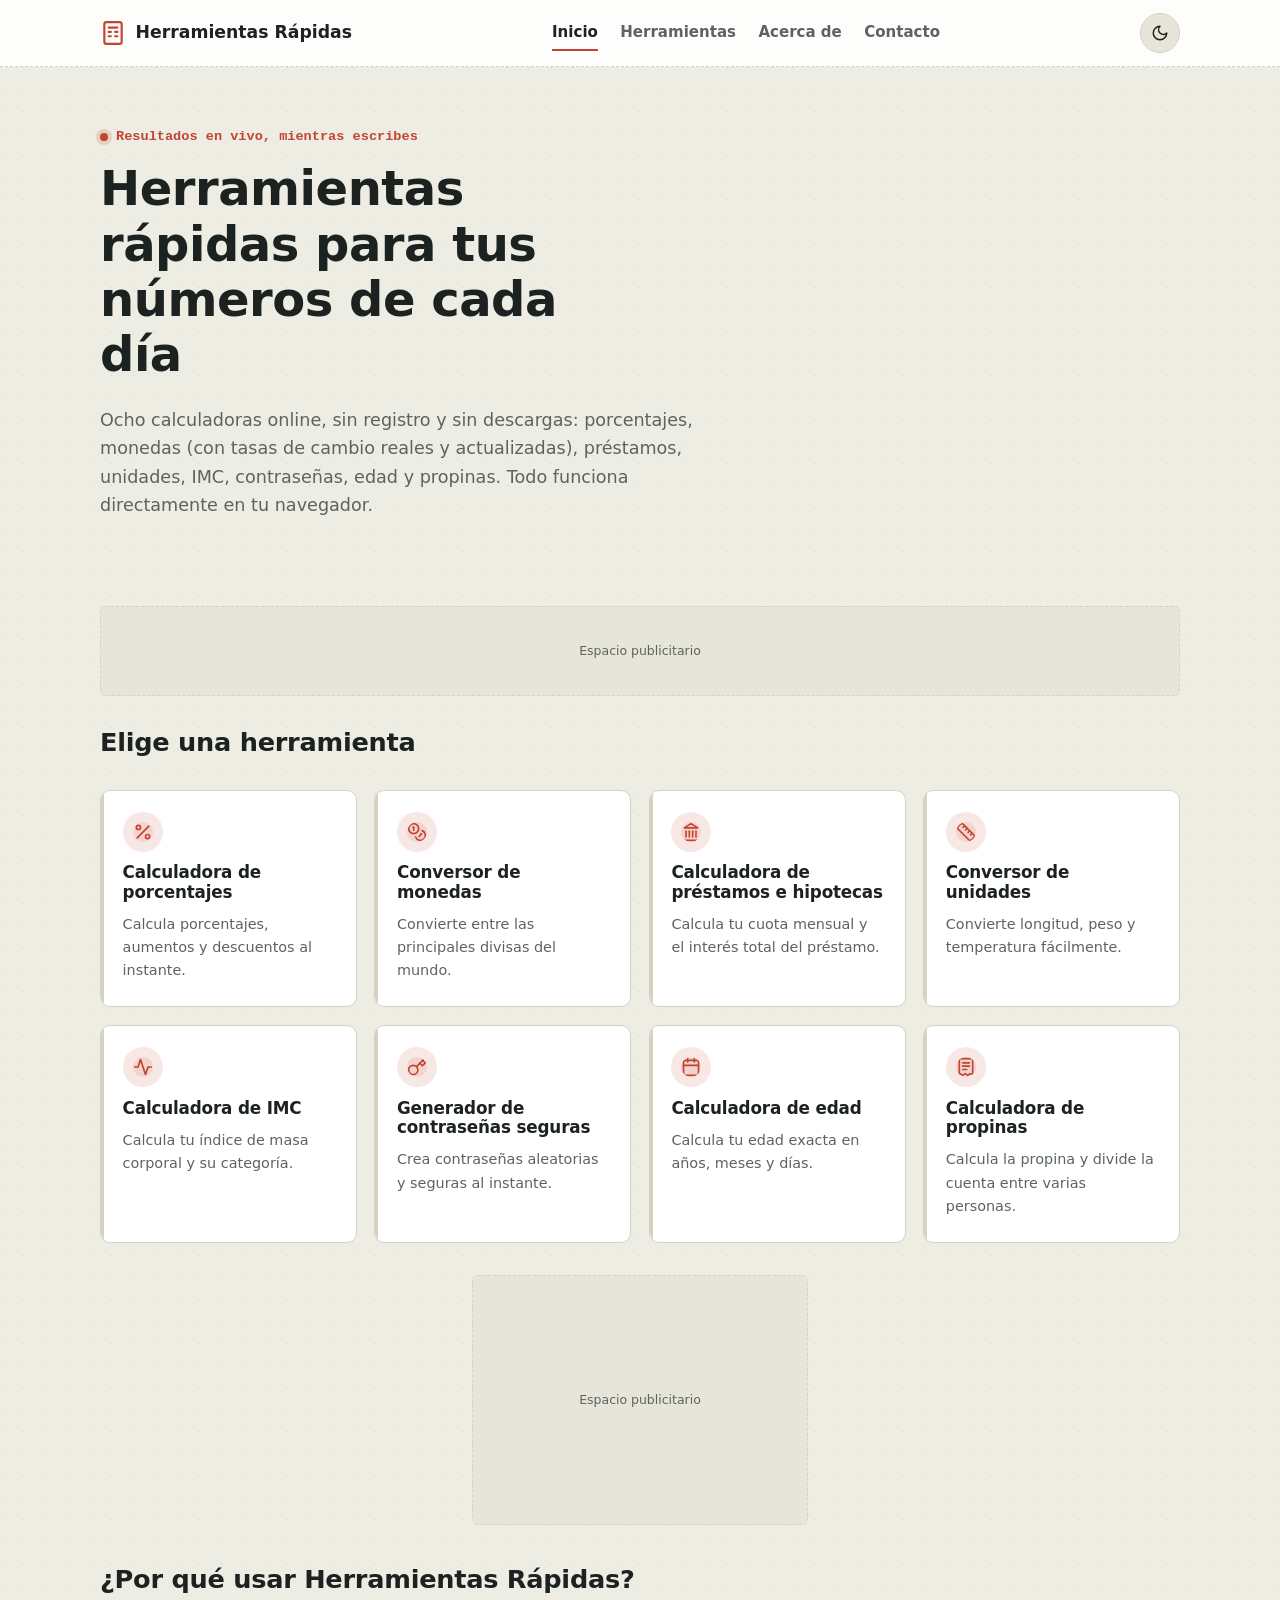
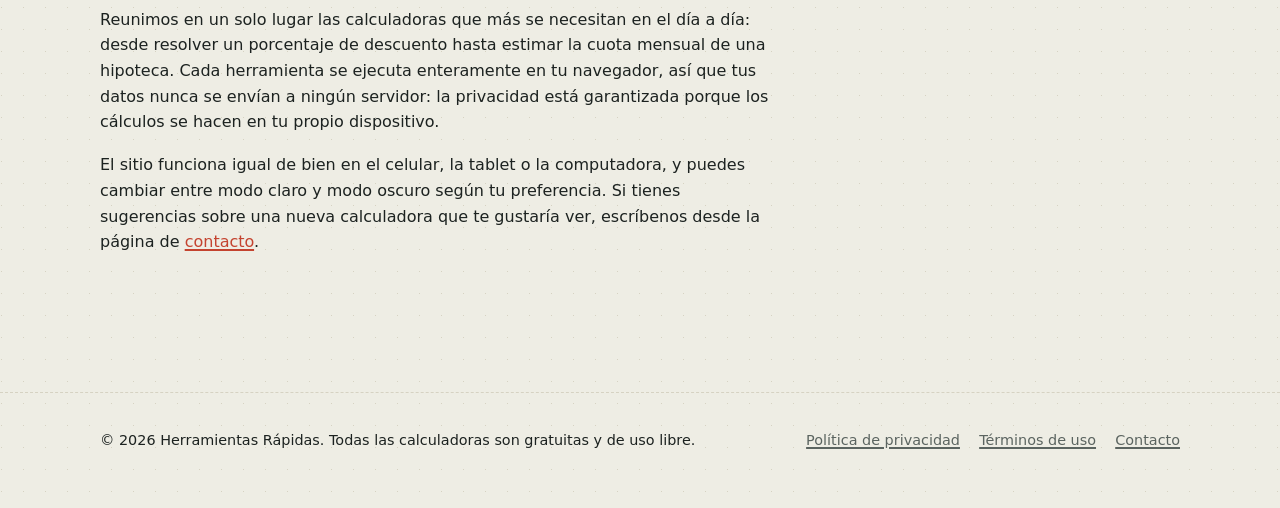
<file: index.html>
<!DOCTYPE html>
<html lang="es">
<head>
  <meta charset="UTF-8">
  <meta name="viewport" content="width=device-width, initial-scale=1.0">
  <title>Herramientas Rápidas | Calculadoras y conversores online gratis</title>
  <meta name="description" content="Calculadoras y conversores online gratuitos: porcentajes, monedas, préstamos, unidades, IMC, contraseñas, edad y propinas. Rápido y sin registro.">
  <meta name="keywords" content="calculadoras online, herramientas gratis, conversor de unidades">
  <link rel="canonical" href="https://herramientas-rapidas.example.com/index.html">
  <meta http-equiv="Content-Security-Policy" content="default-src 'self'; script-src 'self' https://pagead2.googlesyndication.com https://www.googletagmanager.com https://www.google-analytics.com https://adservice.google.com; style-src 'self' 'unsafe-inline' https://fonts.googleapis.com; font-src https://fonts.gstatic.com; img-src 'self' data: https:; frame-src https://googleads.g.doubleclick.net; connect-src 'self' https://www.google-analytics.com https://open.er-api.com;">
  <meta name="robots" content="index, follow">
  <meta property="og:type" content="website">
  <meta property="og:title" content="Herramientas Rápidas | Calculadoras y conversores online gratis">
  <meta property="og:description" content="Calculadoras y conversores online gratuitos: porcentajes, monedas, préstamos, unidades, IMC, contraseñas, edad y propinas. Rápido y sin registro.">
  <meta property="og:url" content="https://herramientas-rapidas.example.com/index.html">
  <meta property="og:image" content="https://herramientas-rapidas.example.com/img/og-cover.png">
  <meta name="twitter:card" content="summary_large_image">
  <meta name="twitter:title" content="Herramientas Rápidas | Calculadoras y conversores online gratis">
  <meta name="twitter:description" content="Calculadoras y conversores online gratuitos: porcentajes, monedas, préstamos, unidades, IMC, contraseñas, edad y propinas. Rápido y sin registro.">
  <link rel="icon" href="img/favicon.svg" type="image/svg+xml">
  <link rel="stylesheet" href="css/style.css">
  <script>
    (function(){try{var t=localStorage.getItem('hr-theme');if(t==='dark'){document.documentElement.setAttribute('data-theme','dark');}}catch(e){}})();
  </script>
  <script type="application/ld+json">
  {
    "@context": "https://schema.org",
    "@type": "WebSite",
    "name": "Herramientas Rápidas",
    "url": "https://herramientas-rapidas.example.com/index.html"
  }
  </script>
</head>
<body class="">
  <a class="skip-link" href="#contenido">Saltar al contenido</a>
  <header class="site-header">
    <div class="wrap">
      <a class="brand" href="index.html">
        <svg width="26" height="26" viewBox="0 0 24 24" fill="none" stroke="currentColor" stroke-width="2" stroke-linecap="round" stroke-linejoin="round" aria-hidden="true"><rect x="4" y="2" width="16" height="20" rx="2"/><line x1="8" y1="7" x2="16" y2="7"/><line x1="8" y1="11" x2="10" y2="11"/><line x1="8" y1="15" x2="10" y2="15"/><line x1="14" y1="11" x2="16" y2="11"/><line x1="14" y1="15" x2="16" y2="15"/></svg>
        Herramientas Rápidas
      </a>
      <nav class="main-nav" aria-label="Navegación principal">
        <a href="index.html" aria-current="page">Inicio</a>
        <a href="calculators/percentage.html">Herramientas</a>
        <a href="about.html">Acerca de</a>
        <a href="contact.html">Contacto</a>
      </nav>
      <button id="theme-toggle" class="theme-toggle" type="button" aria-pressed="false" aria-label="Cambiar a modo oscuro">
        <svg viewBox="0 0 24 24" fill="none" stroke="currentColor" stroke-width="2" stroke-linecap="round" stroke-linejoin="round" aria-hidden="true"><path d="M12 3a6 6 0 0 0 9 9 9 9 0 1 1-9-9Z"/></svg>
      </button>
    </div>
  </header>
  <main id="contenido">
    
    <section class="hero">
      <div class="wrap">
        <p class="eyebrow-free">Resultados en vivo, mientras escribes</p>
        <h1>Herramientas rápidas para tus números de cada día</h1>
        <p>Ocho calculadoras online, sin registro y sin descargas: porcentajes, monedas
        (con tasas de cambio reales y actualizadas), préstamos, unidades, IMC,
        contraseñas, edad y propinas. Todo funciona directamente en tu navegador.</p>
      </div>
    </section>

    <div class="wrap">
      <!-- ESPACIO PARA ANUNCIO ADSENSE - CABECERA -->
      <div class="ad-slot" data-size="leaderboard" aria-hidden="true">Espacio publicitario</div>

      <h2 style="margin-top:2rem;">Elige una herramienta</h2>
      <div class="tool-grid">
      <a class="tool-card" href="calculators/percentage.html">
        <span class="icon"><svg class="icon" width="22" height="22" viewBox="0 0 24 24" fill="none" stroke="currentColor" stroke-width="2" stroke-linecap="round" stroke-linejoin="round" aria-hidden="true"><path d="M19 5 5 19"/><circle cx="6.5" cy="6.5" r="2.5"/><circle cx="17.5" cy="17.5" r="2.5"/></svg></span>
        <h2>Calculadora de porcentajes</h2>
        <p>Calcula porcentajes, aumentos y descuentos al instante.</p>
      </a>
      <a class="tool-card" href="calculators/currency.html">
        <span class="icon"><svg class="icon" width="22" height="22" viewBox="0 0 24 24" fill="none" stroke="currentColor" stroke-width="2" stroke-linecap="round" stroke-linejoin="round" aria-hidden="true"><circle cx="8" cy="8" r="6"/><path d="M18.09 10.37A6 6 0 1 1 10.34 18"/><path d="M7 6h1v4"/><path d="m16.71 13.88.7.71-2.82 2.82"/></svg></span>
        <h2>Conversor de monedas</h2>
        <p>Convierte entre las principales divisas del mundo.</p>
      </a>
      <a class="tool-card" href="calculators/loan.html">
        <span class="icon"><svg class="icon" width="22" height="22" viewBox="0 0 24 24" fill="none" stroke="currentColor" stroke-width="2" stroke-linecap="round" stroke-linejoin="round" aria-hidden="true"><line x1="3" x2="21" y1="22" y2="22"/><line x1="6" x2="6" y1="18" y2="11"/><line x1="10" x2="10" y1="18" y2="11"/><line x1="14" x2="14" y1="18" y2="11"/><line x1="18" x2="18" y1="18" y2="11"/><polygon points="12 2 20 7 4 7"/></svg></span>
        <h2>Calculadora de préstamos e hipotecas</h2>
        <p>Calcula tu cuota mensual y el interés total del préstamo.</p>
      </a>
      <a class="tool-card" href="calculators/units.html">
        <span class="icon"><svg class="icon" width="22" height="22" viewBox="0 0 24 24" fill="none" stroke="currentColor" stroke-width="2" stroke-linecap="round" stroke-linejoin="round" aria-hidden="true"><path d="M21.3 15.3a2.4 2.4 0 0 1 0 3.4l-2.6 2.6a2.4 2.4 0 0 1-3.4 0L2.7 8.7a2.4 2.4 0 0 1 0-3.4l2.6-2.6a2.4 2.4 0 0 1 3.4 0Z"/><path d="m14.5 12.5 2-2"/><path d="m11.5 9.5 2-2"/><path d="m8.5 6.5 2-2"/><path d="m17.5 15.5 2-2"/></svg></span>
        <h2>Conversor de unidades</h2>
        <p>Convierte longitud, peso y temperatura fácilmente.</p>
      </a>
      <a class="tool-card" href="calculators/bmi.html">
        <span class="icon"><svg class="icon" width="22" height="22" viewBox="0 0 24 24" fill="none" stroke="currentColor" stroke-width="2" stroke-linecap="round" stroke-linejoin="round" aria-hidden="true"><path d="M22 12h-4l-3 9L9 3l-3 9H2"/></svg></span>
        <h2>Calculadora de IMC</h2>
        <p>Calcula tu índice de masa corporal y su categoría.</p>
      </a>
      <a class="tool-card" href="calculators/password.html">
        <span class="icon"><svg class="icon" width="22" height="22" viewBox="0 0 24 24" fill="none" stroke="currentColor" stroke-width="2" stroke-linecap="round" stroke-linejoin="round" aria-hidden="true"><circle cx="7.5" cy="15.5" r="5.5"/><path d="m21 2-9.6 9.6"/><path d="m15.5 7.5 3 3L22 7l-3-3"/></svg></span>
        <h2>Generador de contraseñas seguras</h2>
        <p>Crea contraseñas aleatorias y seguras al instante.</p>
      </a>
      <a class="tool-card" href="calculators/age.html">
        <span class="icon"><svg class="icon" width="22" height="22" viewBox="0 0 24 24" fill="none" stroke="currentColor" stroke-width="2" stroke-linecap="round" stroke-linejoin="round" aria-hidden="true"><rect width="18" height="18" x="3" y="4" rx="2"/><path d="M16 2v4"/><path d="M8 2v4"/><path d="M3 10h18"/></svg></span>
        <h2>Calculadora de edad</h2>
        <p>Calcula tu edad exacta en años, meses y días.</p>
      </a>
      <a class="tool-card" href="calculators/tip.html">
        <span class="icon"><svg class="icon" width="22" height="22" viewBox="0 0 24 24" fill="none" stroke="currentColor" stroke-width="2" stroke-linecap="round" stroke-linejoin="round" aria-hidden="true"><path d="M4 2h16v20l-3-2-3 2-3-2-3 2-3-2-1 1V2Z"/><path d="M8 7h8"/><path d="M8 11h8"/><path d="M8 15h5"/></svg></span>
        <h2>Calculadora de propinas</h2>
        <p>Calcula la propina y divide la cuenta entre varias personas.</p>
      </a>
      </div>

      <!-- ESPACIO PARA ANUNCIO ADSENSE - CONTENIDO -->
      <div class="ad-slot" data-size="rectangle" aria-hidden="true">Espacio publicitario</div>

      <section class="article">
        <h2>¿Por qué usar Herramientas Rápidas?</h2>
        <p>Reunimos en un solo lugar las calculadoras que más se necesitan en el día a día:
        desde resolver un porcentaje de descuento hasta estimar la cuota mensual de una
        hipoteca. Cada herramienta se ejecuta enteramente en tu navegador, así que tus datos
        nunca se envían a ningún servidor: la privacidad está garantizada porque los cálculos
        se hacen en tu propio dispositivo.</p>
        <p>El sitio funciona igual de bien en el celular, la tablet o la computadora, y
        puedes cambiar entre modo claro y modo oscuro según tu preferencia. Si tienes
        sugerencias sobre una nueva calculadora que te gustaría ver, escríbenos desde la
        página de <a href="contact.html">contacto</a>.</p>
      </section>
    </div>

  </main>
  <footer class="site-footer">
    <div class="wrap">
      <p>&copy; 2026 Herramientas Rápidas. Todas las calculadoras son gratuitas y de uso libre.</p>
      <nav class="footer-links" aria-label="Enlaces legales">
        <a href="privacy.html">Política de privacidad</a>
        <a href="terms.html">Términos de uso</a>
        <a href="contact.html">Contacto</a>
      </nav>
    </div>
  </footer>
  <script src="js/theme.js"></script>
  <script src="js/utils.js"></script>
  
</body>
</html>
</file>
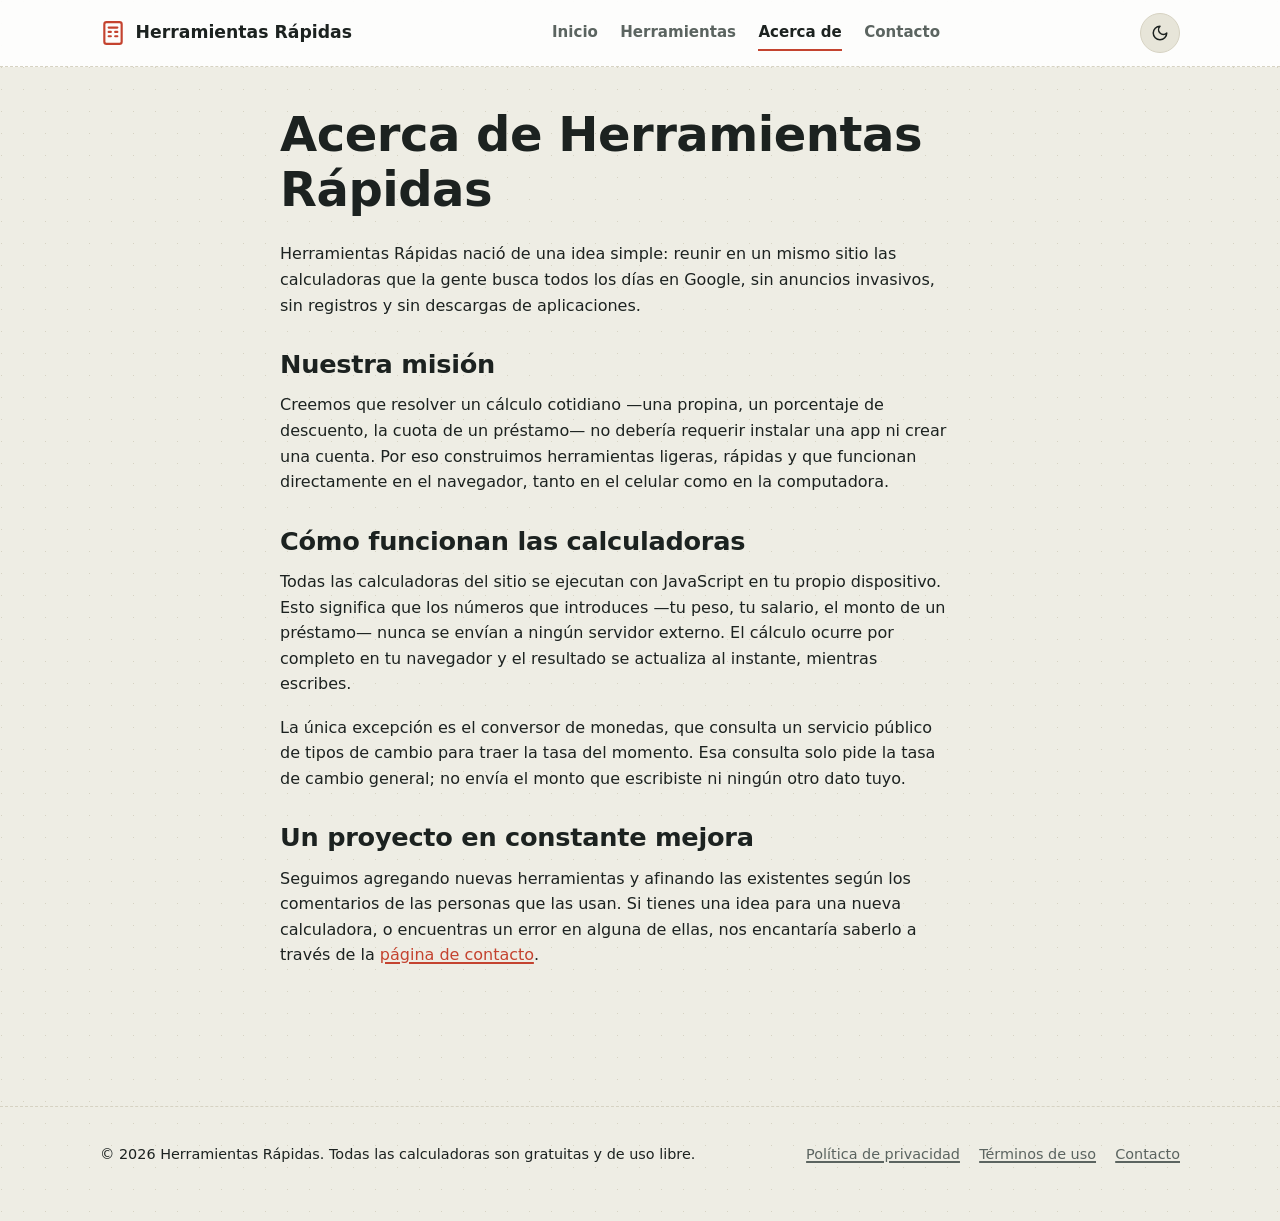
<file: about.html>
<!DOCTYPE html>
<html lang="es">
<head>
  <meta charset="UTF-8">
  <meta name="viewport" content="width=device-width, initial-scale=1.0">
  <title>Acerca de | Herramientas Rápidas</title>
  <meta name="description" content="Conoce el proyecto Herramientas Rápidas: calculadoras online gratuitas, sin registro, que funcionan directamente en tu navegador.">
  <link rel="canonical" href="https://herramientas-rapidas.example.com/about.html">
  <meta http-equiv="Content-Security-Policy" content="default-src 'self'; script-src 'self' https://pagead2.googlesyndication.com https://www.googletagmanager.com https://www.google-analytics.com https://adservice.google.com; style-src 'self' 'unsafe-inline' https://fonts.googleapis.com; font-src https://fonts.gstatic.com; img-src 'self' data: https:; frame-src https://googleads.g.doubleclick.net; connect-src 'self' https://www.google-analytics.com https://open.er-api.com;">
  <meta name="robots" content="index, follow">
  <meta property="og:type" content="website">
  <meta property="og:title" content="Acerca de | Herramientas Rápidas">
  <meta property="og:description" content="Conoce el proyecto Herramientas Rápidas: calculadoras online gratuitas, sin registro, que funcionan directamente en tu navegador.">
  <meta property="og:url" content="https://herramientas-rapidas.example.com/about.html">
  <meta property="og:image" content="https://herramientas-rapidas.example.com/img/og-cover.png">
  <meta name="twitter:card" content="summary_large_image">
  <meta name="twitter:title" content="Acerca de | Herramientas Rápidas">
  <meta name="twitter:description" content="Conoce el proyecto Herramientas Rápidas: calculadoras online gratuitas, sin registro, que funcionan directamente en tu navegador.">
  <link rel="icon" href="img/favicon.svg" type="image/svg+xml">
  <link rel="stylesheet" href="css/style.css">
  <script>
    (function(){try{var t=localStorage.getItem('hr-theme');if(t==='dark'){document.documentElement.setAttribute('data-theme','dark');}}catch(e){}})();
  </script>
  
</head>
<body class="">
  <a class="skip-link" href="#contenido">Saltar al contenido</a>
  <header class="site-header">
    <div class="wrap">
      <a class="brand" href="index.html">
        <svg width="26" height="26" viewBox="0 0 24 24" fill="none" stroke="currentColor" stroke-width="2" stroke-linecap="round" stroke-linejoin="round" aria-hidden="true"><rect x="4" y="2" width="16" height="20" rx="2"/><line x1="8" y1="7" x2="16" y2="7"/><line x1="8" y1="11" x2="10" y2="11"/><line x1="8" y1="15" x2="10" y2="15"/><line x1="14" y1="11" x2="16" y2="11"/><line x1="14" y1="15" x2="16" y2="15"/></svg>
        Herramientas Rápidas
      </a>
      <nav class="main-nav" aria-label="Navegación principal">
        <a href="index.html">Inicio</a>
        <a href="calculators/percentage.html">Herramientas</a>
        <a href="about.html" aria-current="page">Acerca de</a>
        <a href="contact.html">Contacto</a>
      </nav>
      <button id="theme-toggle" class="theme-toggle" type="button" aria-pressed="false" aria-label="Cambiar a modo oscuro">
        <svg viewBox="0 0 24 24" fill="none" stroke="currentColor" stroke-width="2" stroke-linecap="round" stroke-linejoin="round" aria-hidden="true"><path d="M12 3a6 6 0 0 0 9 9 9 9 0 1 1-9-9Z"/></svg>
      </button>
    </div>
  </header>
  <main id="contenido">
    
    <div class="wrap narrow page-content">
      <h1>Acerca de Herramientas Rápidas</h1>
      <p>Herramientas Rápidas nació de una idea simple: reunir en un mismo sitio las
      calculadoras que la gente busca todos los días en Google, sin anuncios invasivos,
      sin registros y sin descargas de aplicaciones.</p>

      <h2>Nuestra misión</h2>
      <p>Creemos que resolver un cálculo cotidiano —una propina, un porcentaje de
      descuento, la cuota de un préstamo— no debería requerir instalar una app ni crear
      una cuenta. Por eso construimos herramientas ligeras, rápidas y que funcionan
      directamente en el navegador, tanto en el celular como en la computadora.</p>

      <h2>Cómo funcionan las calculadoras</h2>
      <p>Todas las calculadoras del sitio se ejecutan con JavaScript en tu propio
      dispositivo. Esto significa que los números que introduces —tu peso, tu salario,
      el monto de un préstamo— nunca se envían a ningún servidor externo. El cálculo
      ocurre por completo en tu navegador y el resultado se actualiza al instante,
      mientras escribes.</p>
      <p>La única excepción es el conversor de monedas, que consulta un servicio público
      de tipos de cambio para traer la tasa del momento. Esa consulta solo pide la tasa
      de cambio general; no envía el monto que escribiste ni ningún otro dato tuyo.</p>

      <h2>Un proyecto en constante mejora</h2>
      <p>Seguimos agregando nuevas herramientas y afinando las existentes según los
      comentarios de las personas que las usan. Si tienes una idea para una nueva
      calculadora, o encuentras un error en alguna de ellas, nos encantaría saberlo a
      través de la <a href="contact.html">página de contacto</a>.</p>
    </div>

  </main>
  <footer class="site-footer">
    <div class="wrap">
      <p>&copy; 2026 Herramientas Rápidas. Todas las calculadoras son gratuitas y de uso libre.</p>
      <nav class="footer-links" aria-label="Enlaces legales">
        <a href="privacy.html">Política de privacidad</a>
        <a href="terms.html">Términos de uso</a>
        <a href="contact.html">Contacto</a>
      </nav>
    </div>
  </footer>
  <script src="js/theme.js"></script>
  <script src="js/utils.js"></script>
  
</body>
</html>
</file>
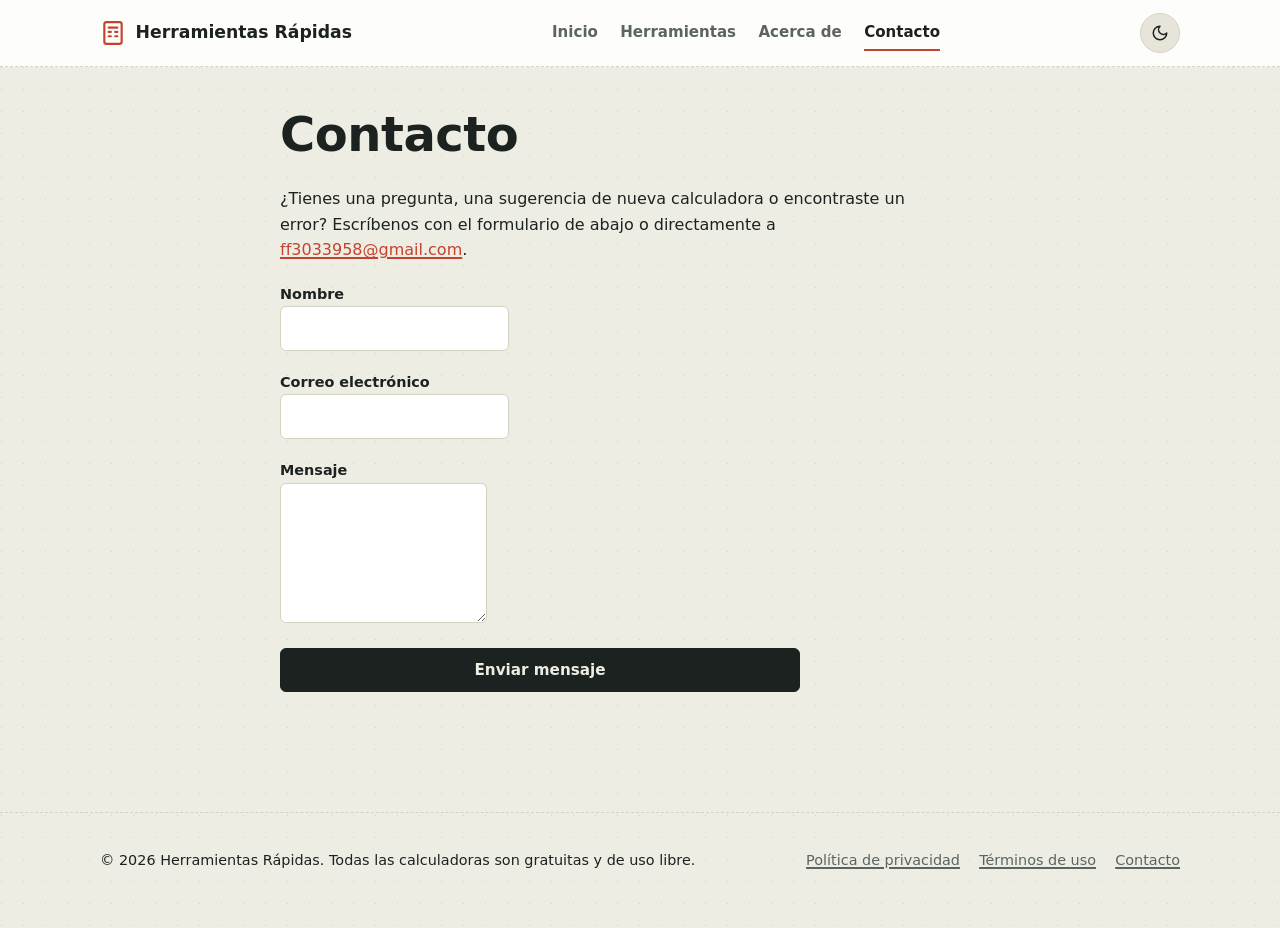
<file: contact.html>
<!DOCTYPE html>
<html lang="es">
<head>
  <meta charset="UTF-8">
  <meta name="viewport" content="width=device-width, initial-scale=1.0">
  <title>Contacto | Herramientas Rápidas</title>
  <meta name="description" content="Ponte en contacto con el equipo de Herramientas Rápidas para dudas, sugerencias o reportar un error en alguna calculadora.">
  <link rel="canonical" href="https://herramientas-rapidas.example.com/contact.html">
  <meta http-equiv="Content-Security-Policy" content="default-src 'self'; script-src 'self' https://pagead2.googlesyndication.com https://www.googletagmanager.com https://www.google-analytics.com https://adservice.google.com; style-src 'self' 'unsafe-inline' https://fonts.googleapis.com; font-src https://fonts.gstatic.com; img-src 'self' data: https:; frame-src https://googleads.g.doubleclick.net; connect-src 'self' https://www.google-analytics.com https://open.er-api.com;">
  <meta name="robots" content="index, follow">
  <meta property="og:type" content="website">
  <meta property="og:title" content="Contacto | Herramientas Rápidas">
  <meta property="og:description" content="Ponte en contacto con el equipo de Herramientas Rápidas para dudas, sugerencias o reportar un error en alguna calculadora.">
  <meta property="og:url" content="https://herramientas-rapidas.example.com/contact.html">
  <meta property="og:image" content="https://herramientas-rapidas.example.com/img/og-cover.png">
  <meta name="twitter:card" content="summary_large_image">
  <meta name="twitter:title" content="Contacto | Herramientas Rápidas">
  <meta name="twitter:description" content="Ponte en contacto con el equipo de Herramientas Rápidas para dudas, sugerencias o reportar un error en alguna calculadora.">
  <link rel="icon" href="img/favicon.svg" type="image/svg+xml">
  <link rel="stylesheet" href="css/style.css">
  <script>
    (function(){try{var t=localStorage.getItem('hr-theme');if(t==='dark'){document.documentElement.setAttribute('data-theme','dark');}}catch(e){}})();
  </script>
  
</head>
<body class="">
  <a class="skip-link" href="#contenido">Saltar al contenido</a>
  <header class="site-header">
    <div class="wrap">
      <a class="brand" href="index.html">
        <svg width="26" height="26" viewBox="0 0 24 24" fill="none" stroke="currentColor" stroke-width="2" stroke-linecap="round" stroke-linejoin="round" aria-hidden="true"><rect x="4" y="2" width="16" height="20" rx="2"/><line x1="8" y1="7" x2="16" y2="7"/><line x1="8" y1="11" x2="10" y2="11"/><line x1="8" y1="15" x2="10" y2="15"/><line x1="14" y1="11" x2="16" y2="11"/><line x1="14" y1="15" x2="16" y2="15"/></svg>
        Herramientas Rápidas
      </a>
      <nav class="main-nav" aria-label="Navegación principal">
        <a href="index.html">Inicio</a>
        <a href="calculators/percentage.html">Herramientas</a>
        <a href="about.html">Acerca de</a>
        <a href="contact.html" aria-current="page">Contacto</a>
      </nav>
      <button id="theme-toggle" class="theme-toggle" type="button" aria-pressed="false" aria-label="Cambiar a modo oscuro">
        <svg viewBox="0 0 24 24" fill="none" stroke="currentColor" stroke-width="2" stroke-linecap="round" stroke-linejoin="round" aria-hidden="true"><path d="M12 3a6 6 0 0 0 9 9 9 9 0 1 1-9-9Z"/></svg>
      </button>
    </div>
  </header>
  <main id="contenido">
    
    <div class="wrap narrow page-content">
      <h1>Contacto</h1>
      <p>¿Tienes una pregunta, una sugerencia de nueva calculadora o encontraste un error?
      Escríbenos con el formulario de abajo o directamente a
      <a href="mailto:ff3033958@gmail.com">ff3033958@gmail.com</a>.</p>

      <!-- Formulario sin backend propio: se envía mediante Formspree.
           Reemplaza TU_ID_DE_FORMULARIO por el ID real de tu cuenta de Formspree. -->
      <form class="contact-form" action="https://formspree.io/f/xkjnvdvo" method="POST">
        <div>
          <label for="name">Nombre</label><br>
          <input type="text" id="name" name="name" required maxlength="120" autocomplete="name">
        </div>
        <div>
          <label for="email">Correo electrónico</label><br>
          <input type="email" id="email" name="email" required maxlength="200" autocomplete="email">
        </div>
        <div>
          <label for="message">Mensaje</label><br>
          <textarea id="message" name="message" rows="6" required maxlength="2000"></textarea>
        </div>
        <button class="btn" type="submit">Enviar mensaje</button>
      </form>

    </div>

  </main>
  <footer class="site-footer">
    <div class="wrap">
      <p>&copy; 2026 Herramientas Rápidas. Todas las calculadoras son gratuitas y de uso libre.</p>
      <nav class="footer-links" aria-label="Enlaces legales">
        <a href="privacy.html">Política de privacidad</a>
        <a href="terms.html">Términos de uso</a>
        <a href="contact.html">Contacto</a>
      </nav>
    </div>
  </footer>
  <script src="js/theme.js"></script>
  <script src="js/utils.js"></script>
  
</body>
</html>
</file>
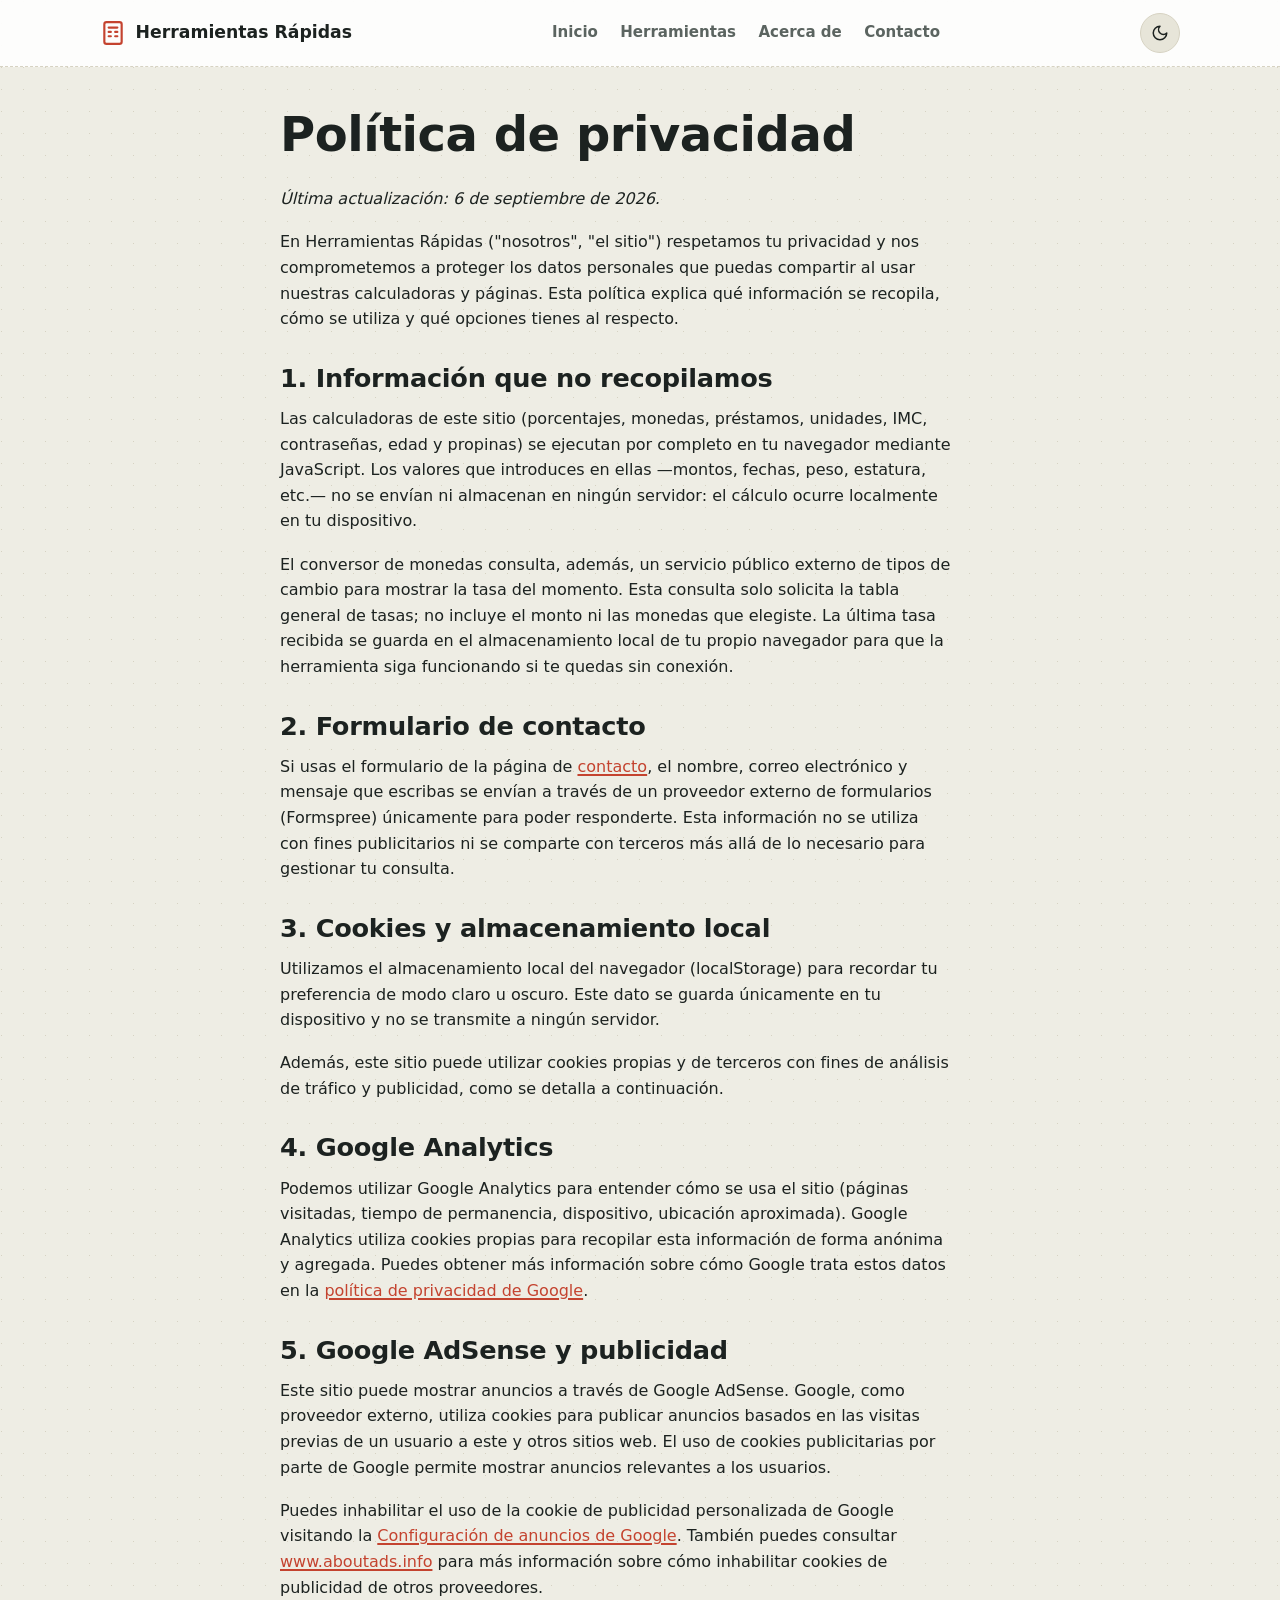
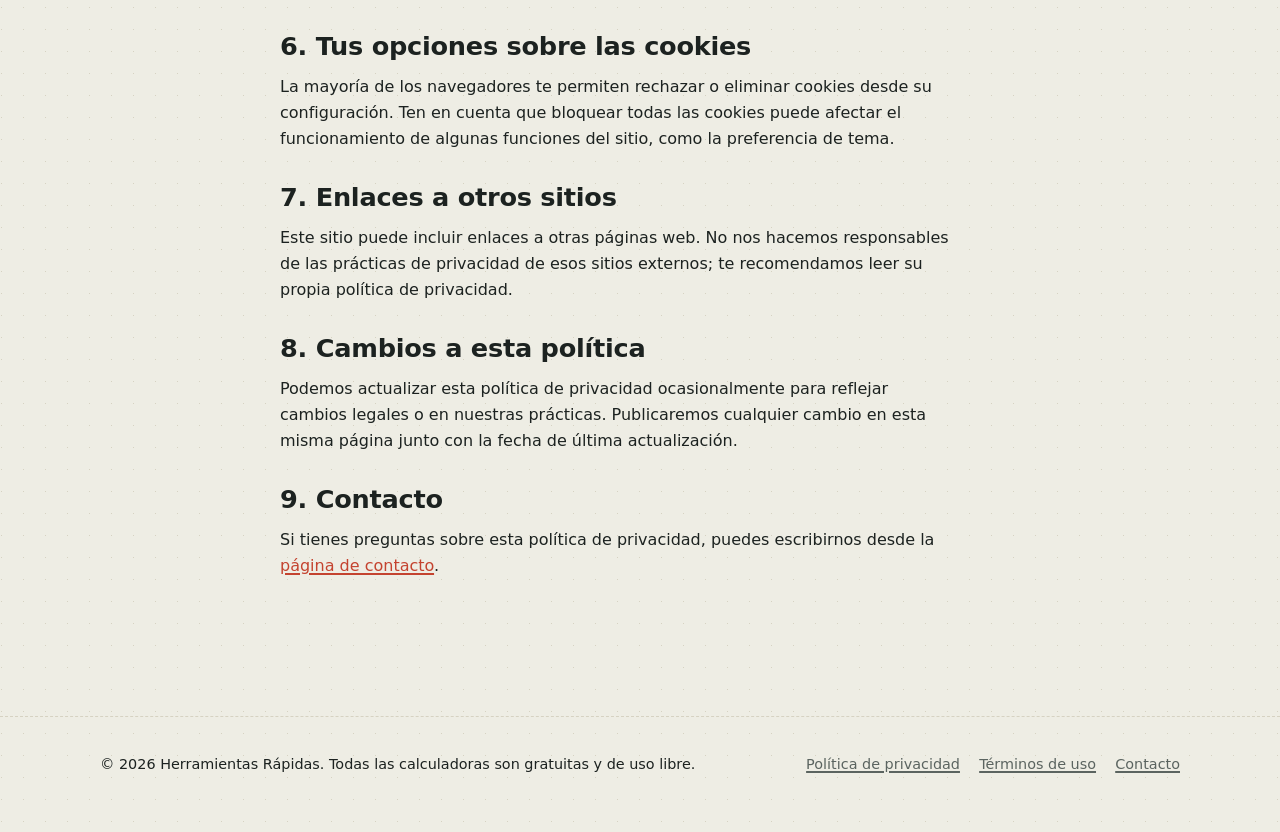
<file: privacy.html>
<!DOCTYPE html>
<html lang="es">
<head>
  <meta charset="UTF-8">
  <meta name="viewport" content="width=device-width, initial-scale=1.0">
  <title>Política de privacidad | Herramientas Rápidas</title>
  <meta name="description" content="Política de privacidad de Herramientas Rápidas: uso de cookies, Google Analytics, Google AdSense y tratamiento de datos personales.">
  <link rel="canonical" href="https://herramientas-rapidas.example.com/privacy.html">
  <meta http-equiv="Content-Security-Policy" content="default-src 'self'; script-src 'self' https://pagead2.googlesyndication.com https://www.googletagmanager.com https://www.google-analytics.com https://adservice.google.com; style-src 'self' 'unsafe-inline' https://fonts.googleapis.com; font-src https://fonts.gstatic.com; img-src 'self' data: https:; frame-src https://googleads.g.doubleclick.net; connect-src 'self' https://www.google-analytics.com https://open.er-api.com;">
  <meta name="robots" content="index, follow">
  <meta property="og:type" content="website">
  <meta property="og:title" content="Política de privacidad | Herramientas Rápidas">
  <meta property="og:description" content="Política de privacidad de Herramientas Rápidas: uso de cookies, Google Analytics, Google AdSense y tratamiento de datos personales.">
  <meta property="og:url" content="https://herramientas-rapidas.example.com/privacy.html">
  <meta property="og:image" content="https://herramientas-rapidas.example.com/img/og-cover.png">
  <meta name="twitter:card" content="summary_large_image">
  <meta name="twitter:title" content="Política de privacidad | Herramientas Rápidas">
  <meta name="twitter:description" content="Política de privacidad de Herramientas Rápidas: uso de cookies, Google Analytics, Google AdSense y tratamiento de datos personales.">
  <link rel="icon" href="img/favicon.svg" type="image/svg+xml">
  <link rel="stylesheet" href="css/style.css">
  <script>
    (function(){try{var t=localStorage.getItem('hr-theme');if(t==='dark'){document.documentElement.setAttribute('data-theme','dark');}}catch(e){}})();
  </script>
  
</head>
<body class="">
  <a class="skip-link" href="#contenido">Saltar al contenido</a>
  <header class="site-header">
    <div class="wrap">
      <a class="brand" href="index.html">
        <svg width="26" height="26" viewBox="0 0 24 24" fill="none" stroke="currentColor" stroke-width="2" stroke-linecap="round" stroke-linejoin="round" aria-hidden="true"><rect x="4" y="2" width="16" height="20" rx="2"/><line x1="8" y1="7" x2="16" y2="7"/><line x1="8" y1="11" x2="10" y2="11"/><line x1="8" y1="15" x2="10" y2="15"/><line x1="14" y1="11" x2="16" y2="11"/><line x1="14" y1="15" x2="16" y2="15"/></svg>
        Herramientas Rápidas
      </a>
      <nav class="main-nav" aria-label="Navegación principal">
        <a href="index.html">Inicio</a>
        <a href="calculators/percentage.html">Herramientas</a>
        <a href="about.html">Acerca de</a>
        <a href="contact.html">Contacto</a>
      </nav>
      <button id="theme-toggle" class="theme-toggle" type="button" aria-pressed="false" aria-label="Cambiar a modo oscuro">
        <svg viewBox="0 0 24 24" fill="none" stroke="currentColor" stroke-width="2" stroke-linecap="round" stroke-linejoin="round" aria-hidden="true"><path d="M12 3a6 6 0 0 0 9 9 9 9 0 1 1-9-9Z"/></svg>
      </button>
    </div>
  </header>
  <main id="contenido">
    
    <div class="wrap narrow page-content">
      <h1>Política de privacidad</h1>
      <p><em>Última actualización: 6 de septiembre de 2026.</em></p>

      <p>En Herramientas Rápidas ("nosotros", "el sitio") respetamos tu privacidad y nos
      comprometemos a proteger los datos personales que puedas compartir al usar nuestras
      calculadoras y páginas. Esta política explica qué información se recopila, cómo se
      utiliza y qué opciones tienes al respecto.</p>

      <h2>1. Información que no recopilamos</h2>
      <p>Las calculadoras de este sitio (porcentajes, monedas, préstamos, unidades, IMC,
      contraseñas, edad y propinas) se ejecutan por completo en tu navegador mediante
      JavaScript. Los valores que introduces en ellas —montos, fechas, peso, estatura,
      etc.— no se envían ni almacenan en ningún servidor: el cálculo ocurre localmente en
      tu dispositivo.</p>
      <p>El conversor de monedas consulta, además, un servicio público externo de tipos de
      cambio para mostrar la tasa del momento. Esta consulta solo solicita la tabla
      general de tasas; no incluye el monto ni las monedas que elegiste. La última tasa
      recibida se guarda en el almacenamiento local de tu propio navegador para que la
      herramienta siga funcionando si te quedas sin conexión.</p>

      <h2>2. Formulario de contacto</h2>
      <p>Si usas el formulario de la página de <a href="contact.html">contacto</a>, el
      nombre, correo electrónico y mensaje que escribas se envían a través de un proveedor
      externo de formularios (Formspree) únicamente para poder responderte. Esta
      información no se utiliza con fines publicitarios ni se comparte con terceros más
      allá de lo necesario para gestionar tu consulta.</p>

      <h2>3. Cookies y almacenamiento local</h2>
      <p>Utilizamos el almacenamiento local del navegador (localStorage) para recordar tu
      preferencia de modo claro u oscuro. Este dato se guarda únicamente en tu dispositivo
      y no se transmite a ningún servidor.</p>
      <p>Además, este sitio puede utilizar cookies propias y de terceros con fines de
      análisis de tráfico y publicidad, como se detalla a continuación.</p>

      <h2>4. Google Analytics</h2>
      <p>Podemos utilizar Google Analytics para entender cómo se usa el sitio (páginas
      visitadas, tiempo de permanencia, dispositivo, ubicación aproximada). Google
      Analytics utiliza cookies propias para recopilar esta información de forma anónima
      y agregada. Puedes obtener más información sobre cómo Google trata estos datos en la
      <a href="https://policies.google.com/privacy" rel="noopener" target="_blank">política de privacidad de Google</a>.</p>

      <h2>5. Google AdSense y publicidad</h2>
      <p>Este sitio puede mostrar anuncios a través de Google AdSense. Google, como
      proveedor externo, utiliza cookies para publicar anuncios basados en las visitas
      previas de un usuario a este y otros sitios web. El uso de cookies publicitarias por
      parte de Google permite mostrar anuncios relevantes a los usuarios.</p>
      <p>Puedes inhabilitar el uso de la cookie de publicidad personalizada de Google
      visitando la
      <a href="https://adssettings.google.com" rel="noopener" target="_blank">Configuración de anuncios de Google</a>.
      También puedes consultar
      <a href="https://www.aboutads.info" rel="noopener" target="_blank">www.aboutads.info</a>
      para más información sobre cómo inhabilitar cookies de publicidad de otros proveedores.</p>

      <h2>6. Tus opciones sobre las cookies</h2>
      <p>La mayoría de los navegadores te permiten rechazar o eliminar cookies desde su
      configuración. Ten en cuenta que bloquear todas las cookies puede afectar el
      funcionamiento de algunas funciones del sitio, como la preferencia de tema.</p>

      <h2>7. Enlaces a otros sitios</h2>
      <p>Este sitio puede incluir enlaces a otras páginas web. No nos hacemos
      responsables de las prácticas de privacidad de esos sitios externos; te
      recomendamos leer su propia política de privacidad.</p>

      <h2>8. Cambios a esta política</h2>
      <p>Podemos actualizar esta política de privacidad ocasionalmente para reflejar
      cambios legales o en nuestras prácticas. Publicaremos cualquier cambio en esta
      misma página junto con la fecha de última actualización.</p>

      <h2>9. Contacto</h2>
      <p>Si tienes preguntas sobre esta política de privacidad, puedes escribirnos desde la
      <a href="contact.html">página de contacto</a>.</p>
    </div>

  </main>
  <footer class="site-footer">
    <div class="wrap">
      <p>&copy; 2026 Herramientas Rápidas. Todas las calculadoras son gratuitas y de uso libre.</p>
      <nav class="footer-links" aria-label="Enlaces legales">
        <a href="privacy.html">Política de privacidad</a>
        <a href="terms.html">Términos de uso</a>
        <a href="contact.html">Contacto</a>
      </nav>
    </div>
  </footer>
  <script src="js/theme.js"></script>
  <script src="js/utils.js"></script>
  
</body>
</html>
</file>
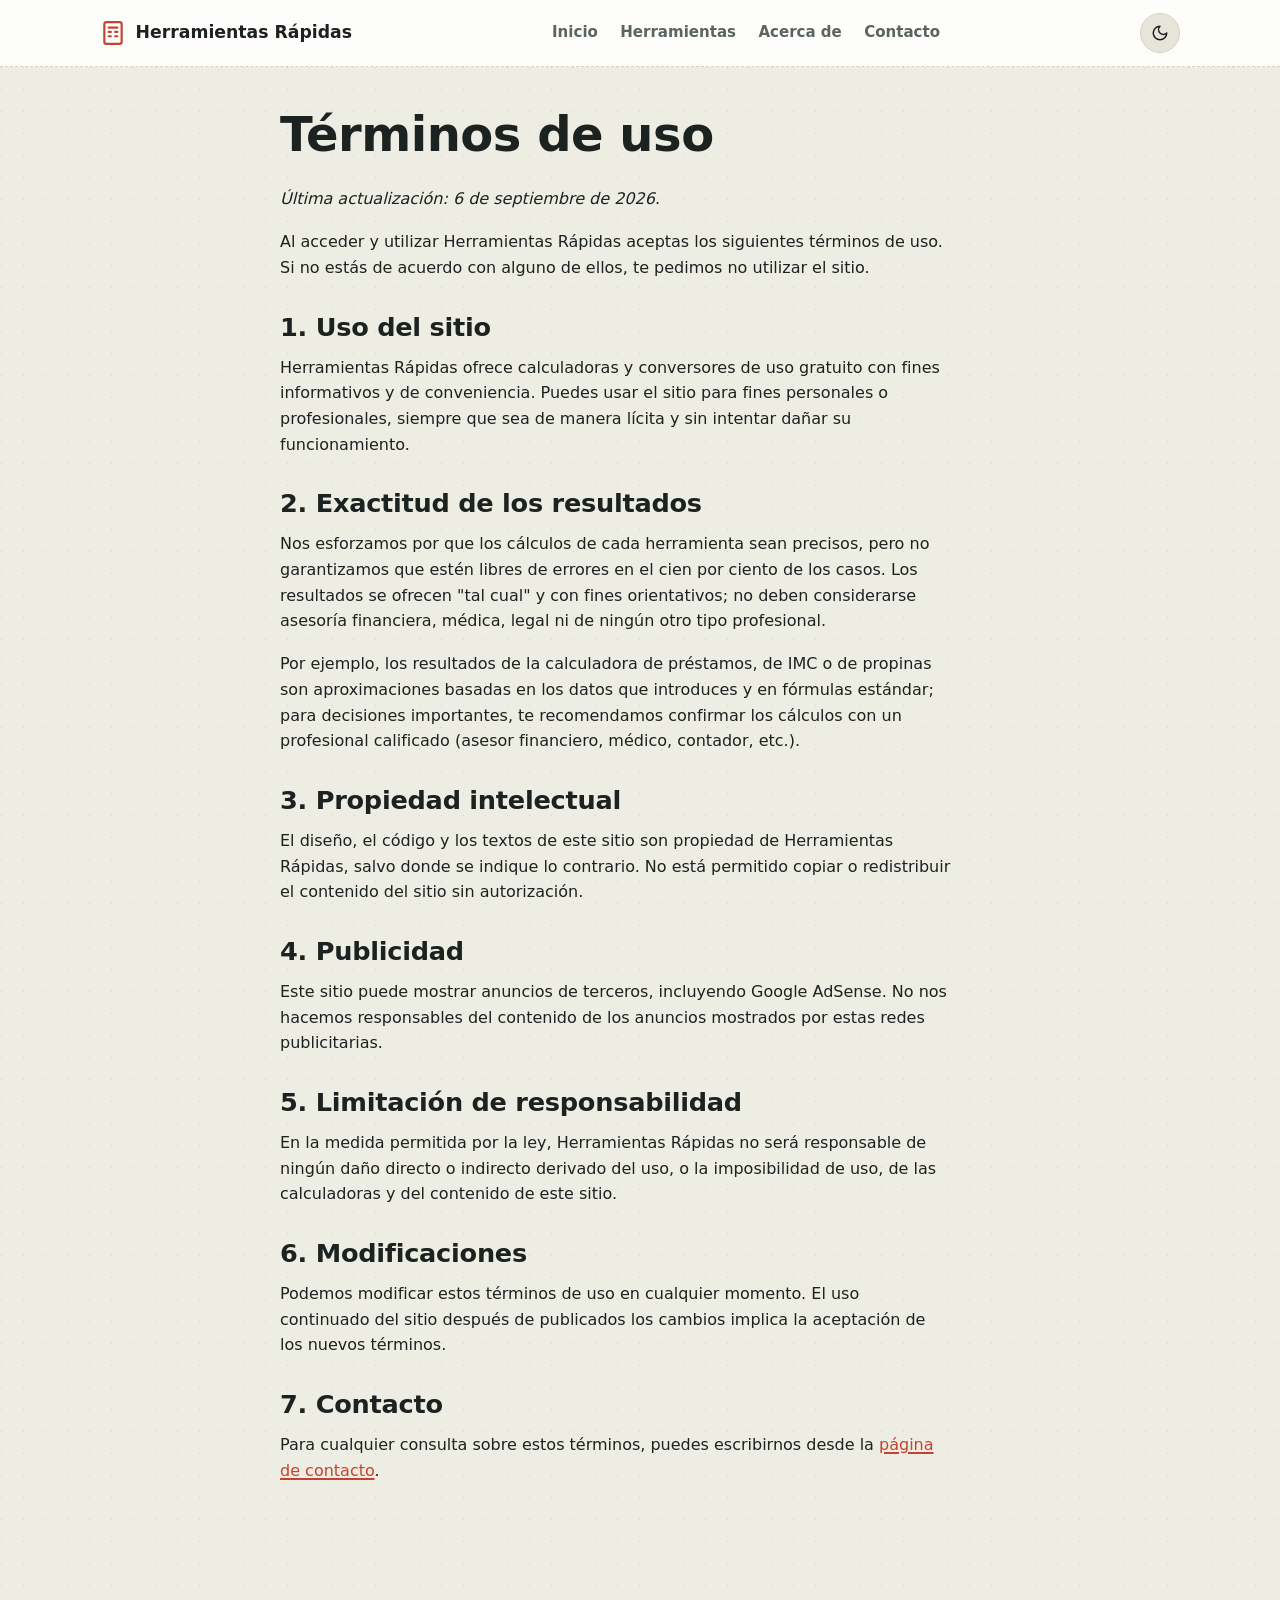
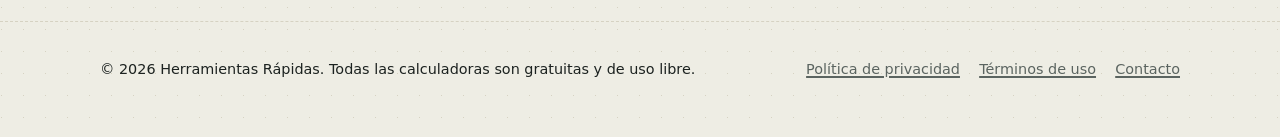
<file: terms.html>
<!DOCTYPE html>
<html lang="es">
<head>
  <meta charset="UTF-8">
  <meta name="viewport" content="width=device-width, initial-scale=1.0">
  <title>Términos de uso | Herramientas Rápidas</title>
  <meta name="description" content="Términos y condiciones de uso del sitio Herramientas Rápidas y sus calculadoras online gratuitas.">
  <link rel="canonical" href="https://herramientas-rapidas.example.com/terms.html">
  <meta http-equiv="Content-Security-Policy" content="default-src 'self'; script-src 'self' https://pagead2.googlesyndication.com https://www.googletagmanager.com https://www.google-analytics.com https://adservice.google.com; style-src 'self' 'unsafe-inline' https://fonts.googleapis.com; font-src https://fonts.gstatic.com; img-src 'self' data: https:; frame-src https://googleads.g.doubleclick.net; connect-src 'self' https://www.google-analytics.com https://open.er-api.com;">
  <meta name="robots" content="index, follow">
  <meta property="og:type" content="website">
  <meta property="og:title" content="Términos de uso | Herramientas Rápidas">
  <meta property="og:description" content="Términos y condiciones de uso del sitio Herramientas Rápidas y sus calculadoras online gratuitas.">
  <meta property="og:url" content="https://herramientas-rapidas.example.com/terms.html">
  <meta property="og:image" content="https://herramientas-rapidas.example.com/img/og-cover.png">
  <meta name="twitter:card" content="summary_large_image">
  <meta name="twitter:title" content="Términos de uso | Herramientas Rápidas">
  <meta name="twitter:description" content="Términos y condiciones de uso del sitio Herramientas Rápidas y sus calculadoras online gratuitas.">
  <link rel="icon" href="img/favicon.svg" type="image/svg+xml">
  <link rel="stylesheet" href="css/style.css">
  <script>
    (function(){try{var t=localStorage.getItem('hr-theme');if(t==='dark'){document.documentElement.setAttribute('data-theme','dark');}}catch(e){}})();
  </script>
  
</head>
<body class="">
  <a class="skip-link" href="#contenido">Saltar al contenido</a>
  <header class="site-header">
    <div class="wrap">
      <a class="brand" href="index.html">
        <svg width="26" height="26" viewBox="0 0 24 24" fill="none" stroke="currentColor" stroke-width="2" stroke-linecap="round" stroke-linejoin="round" aria-hidden="true"><rect x="4" y="2" width="16" height="20" rx="2"/><line x1="8" y1="7" x2="16" y2="7"/><line x1="8" y1="11" x2="10" y2="11"/><line x1="8" y1="15" x2="10" y2="15"/><line x1="14" y1="11" x2="16" y2="11"/><line x1="14" y1="15" x2="16" y2="15"/></svg>
        Herramientas Rápidas
      </a>
      <nav class="main-nav" aria-label="Navegación principal">
        <a href="index.html">Inicio</a>
        <a href="calculators/percentage.html">Herramientas</a>
        <a href="about.html">Acerca de</a>
        <a href="contact.html">Contacto</a>
      </nav>
      <button id="theme-toggle" class="theme-toggle" type="button" aria-pressed="false" aria-label="Cambiar a modo oscuro">
        <svg viewBox="0 0 24 24" fill="none" stroke="currentColor" stroke-width="2" stroke-linecap="round" stroke-linejoin="round" aria-hidden="true"><path d="M12 3a6 6 0 0 0 9 9 9 9 0 1 1-9-9Z"/></svg>
      </button>
    </div>
  </header>
  <main id="contenido">
    
    <div class="wrap narrow page-content">
      <h1>Términos de uso</h1>
      <p><em>Última actualización: 6 de septiembre de 2026.</em></p>

      <p>Al acceder y utilizar Herramientas Rápidas aceptas los siguientes términos de
      uso. Si no estás de acuerdo con alguno de ellos, te pedimos no utilizar el sitio.</p>

      <h2>1. Uso del sitio</h2>
      <p>Herramientas Rápidas ofrece calculadoras y conversores de uso gratuito con fines
      informativos y de conveniencia. Puedes usar el sitio para fines personales o
      profesionales, siempre que sea de manera lícita y sin intentar dañar su
      funcionamiento.</p>

      <h2>2. Exactitud de los resultados</h2>
      <p>Nos esforzamos por que los cálculos de cada herramienta sean precisos, pero no
      garantizamos que estén libres de errores en el cien por ciento de los casos. Los
      resultados se ofrecen "tal cual" y con fines orientativos; no deben considerarse
      asesoría financiera, médica, legal ni de ningún otro tipo profesional.</p>
      <p>Por ejemplo, los resultados de la calculadora de préstamos, de IMC o de
      propinas son aproximaciones basadas en los datos que introduces y en fórmulas
      estándar; para decisiones importantes, te recomendamos confirmar los cálculos con un
      profesional calificado (asesor financiero, médico, contador, etc.).</p>

      <h2>3. Propiedad intelectual</h2>
      <p>El diseño, el código y los textos de este sitio son propiedad de Herramientas
      Rápidas, salvo donde se indique lo contrario. No está permitido copiar o
      redistribuir el contenido del sitio sin autorización.</p>

      <h2>4. Publicidad</h2>
      <p>Este sitio puede mostrar anuncios de terceros, incluyendo Google AdSense. No nos
      hacemos responsables del contenido de los anuncios mostrados por estas redes
      publicitarias.</p>

      <h2>5. Limitación de responsabilidad</h2>
      <p>En la medida permitida por la ley, Herramientas Rápidas no será responsable de
      ningún daño directo o indirecto derivado del uso, o la imposibilidad de uso, de las
      calculadoras y del contenido de este sitio.</p>

      <h2>6. Modificaciones</h2>
      <p>Podemos modificar estos términos de uso en cualquier momento. El uso continuado
      del sitio después de publicados los cambios implica la aceptación de los nuevos
      términos.</p>

      <h2>7. Contacto</h2>
      <p>Para cualquier consulta sobre estos términos, puedes escribirnos desde la
      <a href="contact.html">página de contacto</a>.</p>
    </div>

  </main>
  <footer class="site-footer">
    <div class="wrap">
      <p>&copy; 2026 Herramientas Rápidas. Todas las calculadoras son gratuitas y de uso libre.</p>
      <nav class="footer-links" aria-label="Enlaces legales">
        <a href="privacy.html">Política de privacidad</a>
        <a href="terms.html">Términos de uso</a>
        <a href="contact.html">Contacto</a>
      </nav>
    </div>
  </footer>
  <script src="js/theme.js"></script>
  <script src="js/utils.js"></script>
  
</body>
</html>
</file>
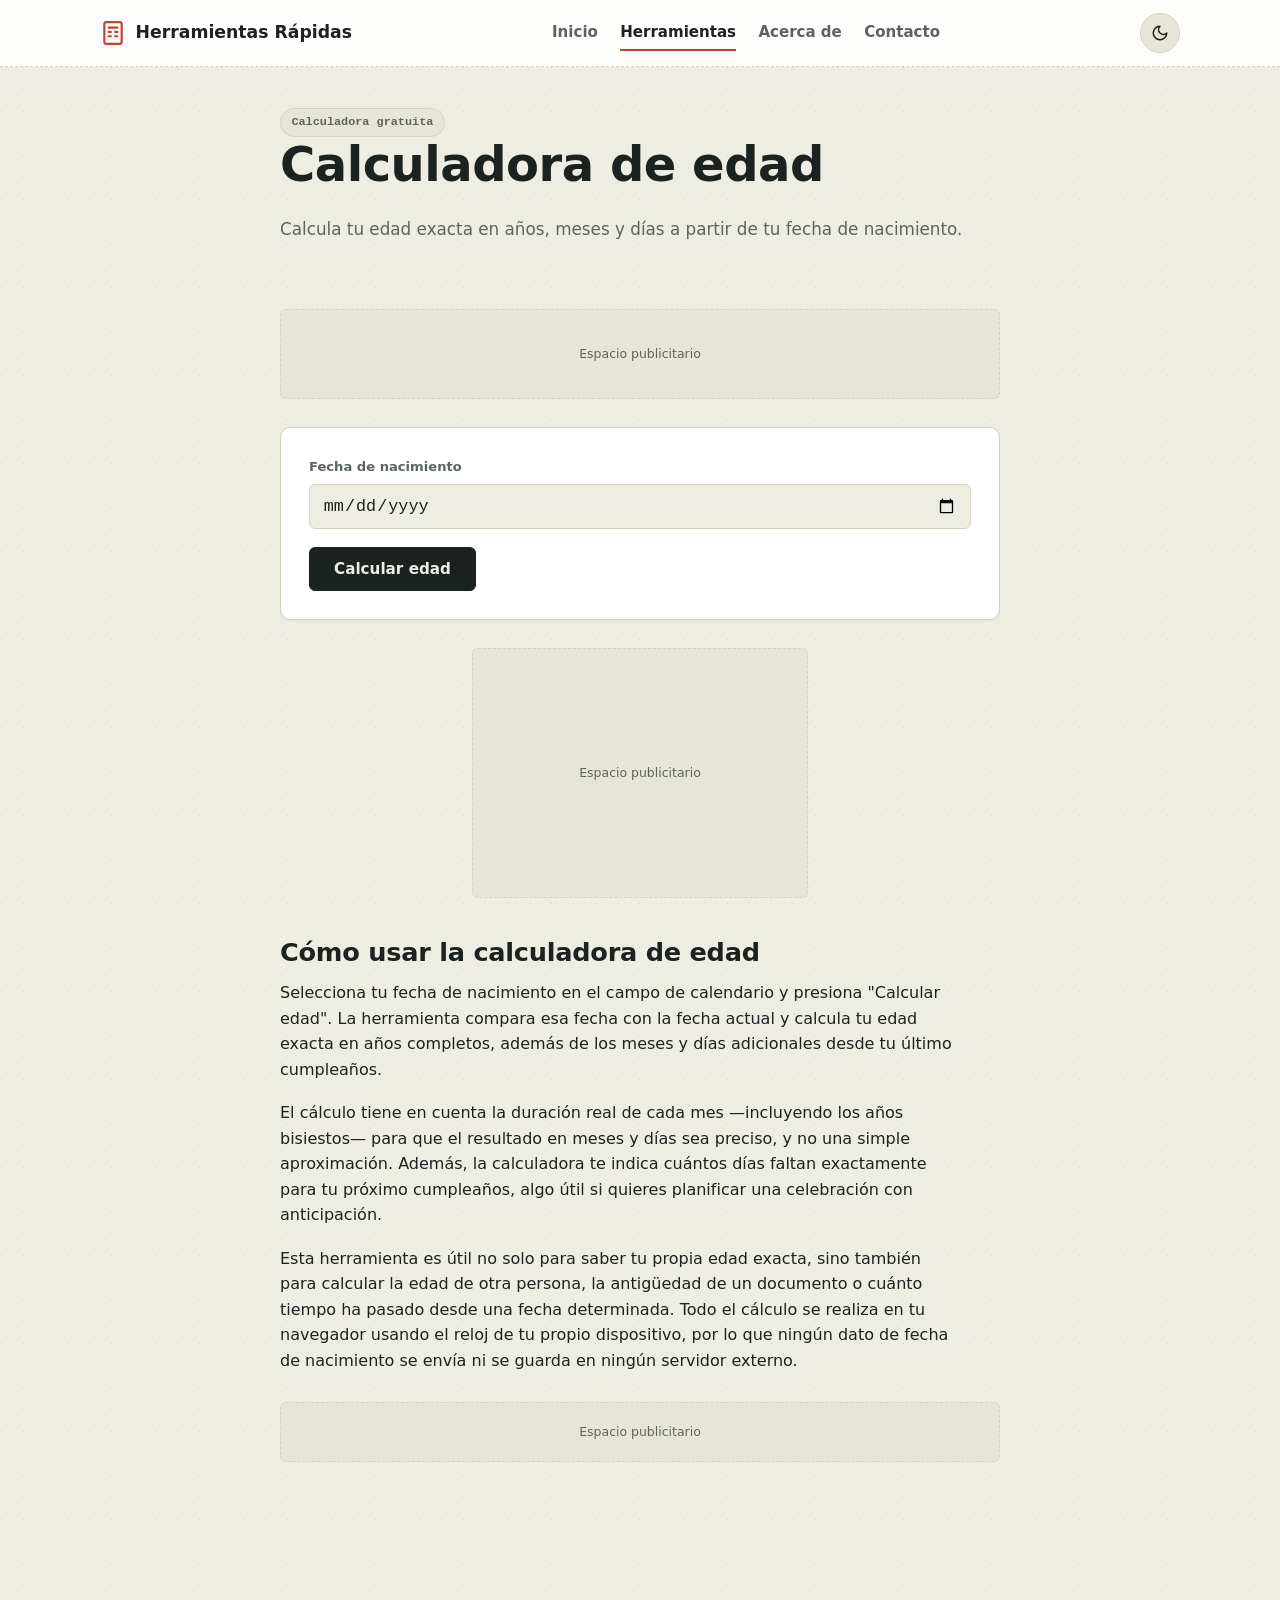
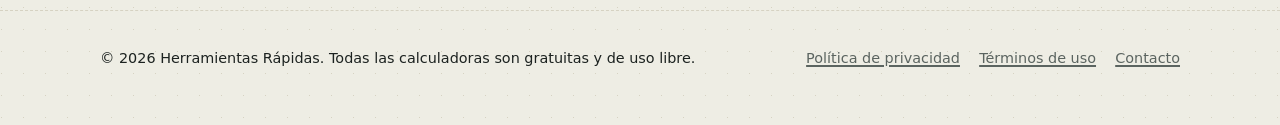
<file: calculators/age.html>
<!DOCTYPE html>
<html lang="es">
<head>
  <meta charset="UTF-8">
  <meta name="viewport" content="width=device-width, initial-scale=1.0">
  <title>Calculadora de edad online gratis | Herramientas Rápidas</title>
  <meta name="description" content="Calculadora de edad online: introduce tu fecha de nacimiento y obtén tu edad exacta en años, meses y días, además de los días que faltan para tu próximo cumpleaños.">
  <meta name="keywords" content="calculadora de edad, calcular edad exacta, cuántos años tengo">
  <link rel="canonical" href="https://herramientas-rapidas.example.com/calculators/age.html">
  <meta http-equiv="Content-Security-Policy" content="default-src 'self'; script-src 'self' https://pagead2.googlesyndication.com https://www.googletagmanager.com https://www.google-analytics.com https://adservice.google.com; style-src 'self' 'unsafe-inline' https://fonts.googleapis.com; font-src https://fonts.gstatic.com; img-src 'self' data: https:; frame-src https://googleads.g.doubleclick.net; connect-src 'self' https://www.google-analytics.com https://open.er-api.com;">
  <meta name="robots" content="index, follow">
  <meta property="og:type" content="website">
  <meta property="og:title" content="Calculadora de edad online gratis | Herramientas Rápidas">
  <meta property="og:description" content="Calculadora de edad online: introduce tu fecha de nacimiento y obtén tu edad exacta en años, meses y días, además de los días que faltan para tu próximo cumpleaños.">
  <meta property="og:url" content="https://herramientas-rapidas.example.com/calculators/age.html">
  <meta property="og:image" content="https://herramientas-rapidas.example.com/img/og-cover.png">
  <meta name="twitter:card" content="summary_large_image">
  <meta name="twitter:title" content="Calculadora de edad online gratis | Herramientas Rápidas">
  <meta name="twitter:description" content="Calculadora de edad online: introduce tu fecha de nacimiento y obtén tu edad exacta en años, meses y días, además de los días que faltan para tu próximo cumpleaños.">
  <link rel="icon" href="../img/favicon.svg" type="image/svg+xml">
  <link rel="stylesheet" href="../css/style.css">
  <script>
    (function(){try{var t=localStorage.getItem('hr-theme');if(t==='dark'){document.documentElement.setAttribute('data-theme','dark');}}catch(e){}})();
  </script>
  <script type="application/ld+json">
  {
    "@context": "https://schema.org",
    "@type": "WebApplication",
    "name": "Calculadora de edad",
    "url": "https://herramientas-rapidas.example.com/calculators/age.html",
    "applicationCategory": "UtilitiesApplication",
    "operatingSystem": "Any",
    "description": "Calculadora de edad online: introduce tu fecha de nacimiento y obtén tu edad exacta en años, meses y días, además de los días que faltan para tu próximo cumpleaños.",
    "offers": {
      "@type": "Offer",
      "price": "0",
      "priceCurrency": "USD"
    }
  }
  </script>
</head>
<body class="">
  <a class="skip-link" href="#contenido">Saltar al contenido</a>
  <header class="site-header">
    <div class="wrap">
      <a class="brand" href="../index.html">
        <svg width="26" height="26" viewBox="0 0 24 24" fill="none" stroke="currentColor" stroke-width="2" stroke-linecap="round" stroke-linejoin="round" aria-hidden="true"><rect x="4" y="2" width="16" height="20" rx="2"/><line x1="8" y1="7" x2="16" y2="7"/><line x1="8" y1="11" x2="10" y2="11"/><line x1="8" y1="15" x2="10" y2="15"/><line x1="14" y1="11" x2="16" y2="11"/><line x1="14" y1="15" x2="16" y2="15"/></svg>
        Herramientas Rápidas
      </a>
      <nav class="main-nav" aria-label="Navegación principal">
        <a href="../index.html">Inicio</a>
        <a href="../calculators/percentage.html" aria-current="page">Herramientas</a>
        <a href="../about.html">Acerca de</a>
        <a href="../contact.html">Contacto</a>
      </nav>
      <button id="theme-toggle" class="theme-toggle" type="button" aria-pressed="false" aria-label="Cambiar a modo oscuro">
        <svg viewBox="0 0 24 24" fill="none" stroke="currentColor" stroke-width="2" stroke-linecap="round" stroke-linejoin="round" aria-hidden="true"><path d="M12 3a6 6 0 0 0 9 9 9 9 0 1 1-9-9Z"/></svg>
      </button>
    </div>
  </header>
  <main id="contenido">
    
    <div class="wrap narrow tool-page">
      <div class="intro">
        <span class="badge">Calculadora gratuita</span>
        <h1>Calculadora de edad</h1>
        <p>Calcula tu edad exacta en años, meses y días a partir de tu fecha de nacimiento.</p>
      </div>

      <!-- ESPACIO PARA ANUNCIO ADSENSE - ENCIMA DE LA HERRAMIENTA -->
      <div class="ad-slot" data-size="leaderboard" aria-hidden="true">Espacio publicitario</div>

      <div class="panel">
        
        <form id="age-form" novalidate>
          <div class="field-row">
            <div class="field">
              <label for="age-dob">Fecha de nacimiento</label>
              <input type="date" id="age-dob" required>
            </div>
          </div>
          <div class="btn-row">
            <button class="btn" type="submit">Calcular edad</button>
          </div>
        </form>
        <div class="readout" id="age-readout" role="status">
          <span class="label">Tu edad</span>
          <span class="value" id="age-value">—</span>
          <p class="sub" id="age-sub"></p>
        </div>
    
      </div>

      <!-- ESPACIO PARA ANUNCIO ADSENSE - ENTRE HERRAMIENTA Y ARTÍCULO -->
      <div class="ad-slot" data-size="rectangle" aria-hidden="true">Espacio publicitario</div>

      <section class="article">
        
        <h2>Cómo usar la calculadora de edad</h2>
        <p>Selecciona tu fecha de nacimiento en el campo de calendario y presiona
        "Calcular edad". La herramienta compara esa fecha con la fecha actual y calcula tu
        edad exacta en años completos, además de los meses y días adicionales desde tu
        último cumpleaños.</p>
        <p>El cálculo tiene en cuenta la duración real de cada mes —incluyendo los años
        bisiestos— para que el resultado en meses y días sea preciso, y no una simple
        aproximación. Además, la calculadora te indica cuántos días faltan exactamente
        para tu próximo cumpleaños, algo útil si quieres planificar una celebración con
        anticipación.</p>
        <p>Esta herramienta es útil no solo para saber tu propia edad exacta, sino también
        para calcular la edad de otra persona, la antigüedad de un documento o cuánto
        tiempo ha pasado desde una fecha determinada. Todo el cálculo se realiza en tu
        navegador usando el reloj de tu propio dispositivo, por lo que ningún dato de
        fecha de nacimiento se envía ni se guarda en ningún servidor externo.</p>
    
      </section>

      <!-- ESPACIO PARA ANUNCIO ADSENSE - FINAL DEL ARTÍCULO -->
      <div class="ad-slot" data-size="banner" aria-hidden="true">Espacio publicitario</div>
    </div>

  </main>
  <footer class="site-footer">
    <div class="wrap">
      <p>&copy; 2026 Herramientas Rápidas. Todas las calculadoras son gratuitas y de uso libre.</p>
      <nav class="footer-links" aria-label="Enlaces legales">
        <a href="../privacy.html">Política de privacidad</a>
        <a href="../terms.html">Términos de uso</a>
        <a href="../contact.html">Contacto</a>
      </nav>
    </div>
  </footer>
  <script src="../js/theme.js"></script>
  <script src="../js/utils.js"></script>
  <script src="../js/calc/age.js"></script>
</body>
</html>
</file>
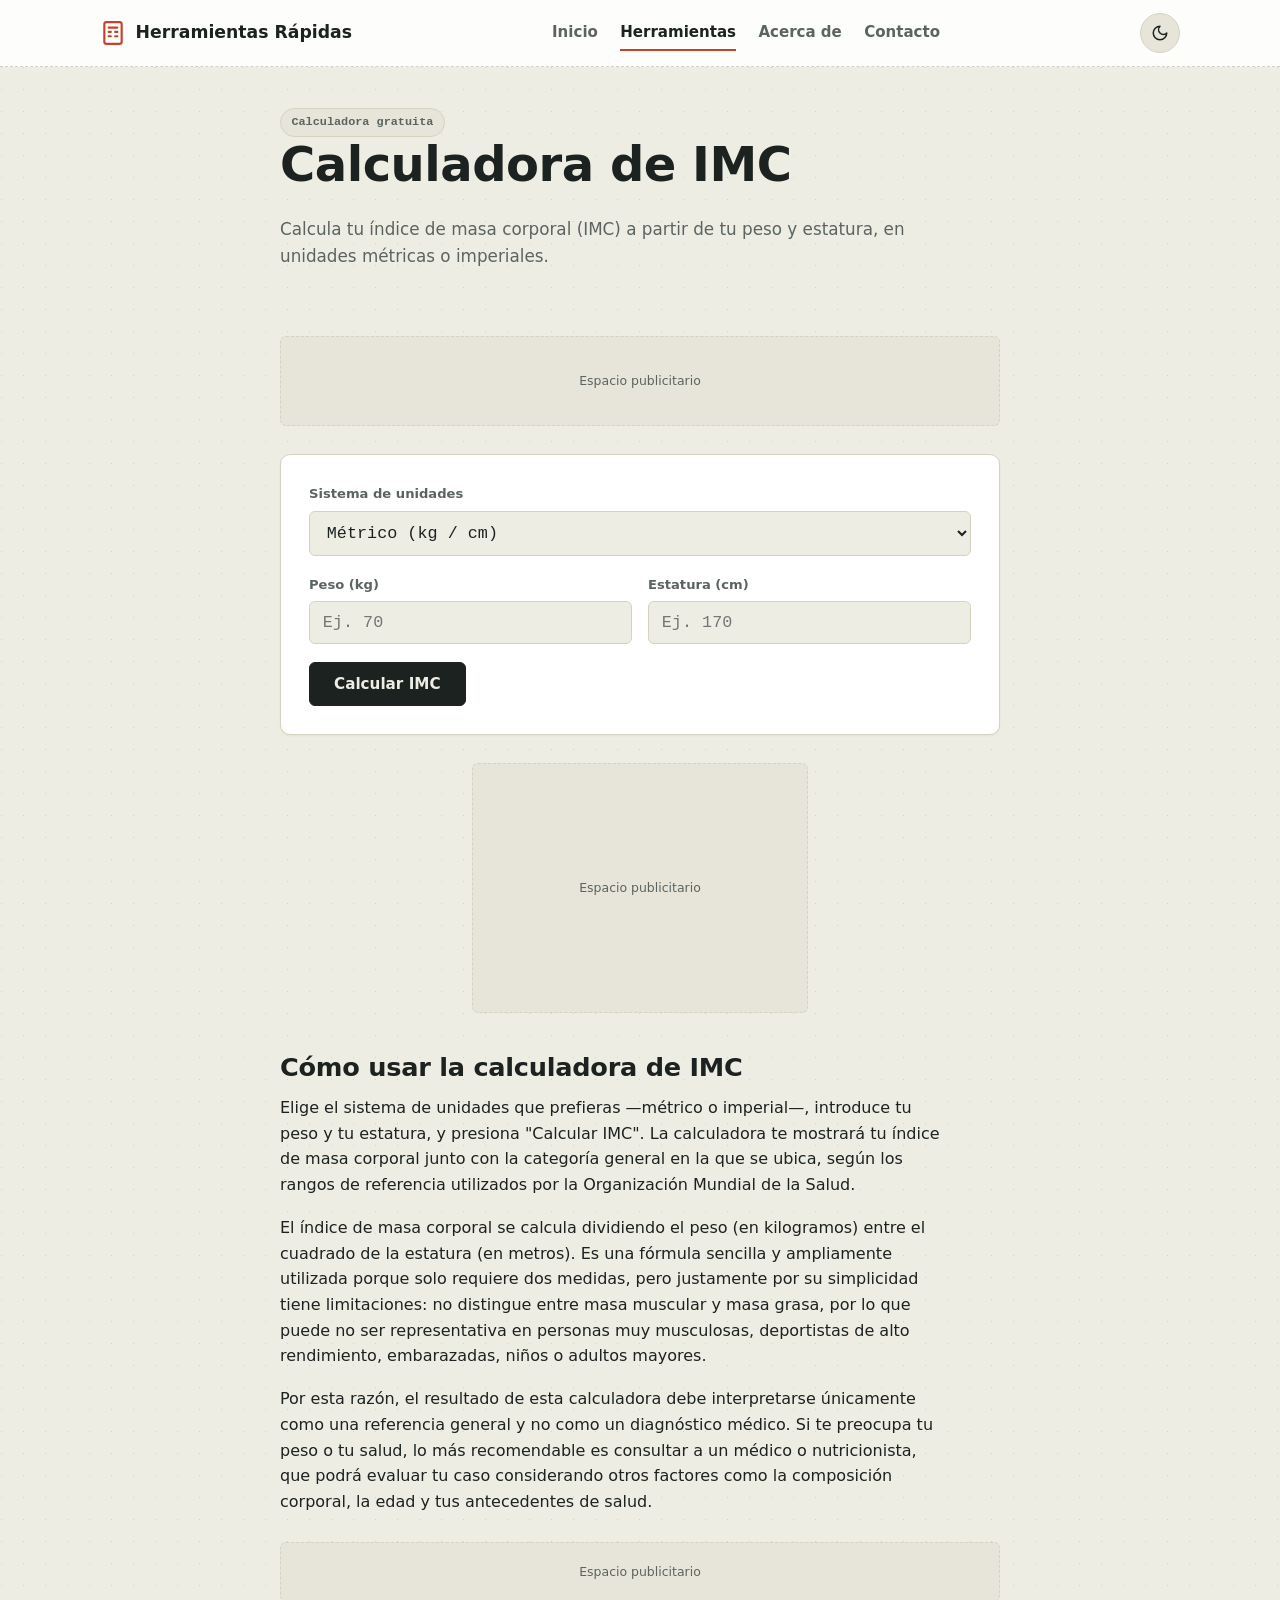
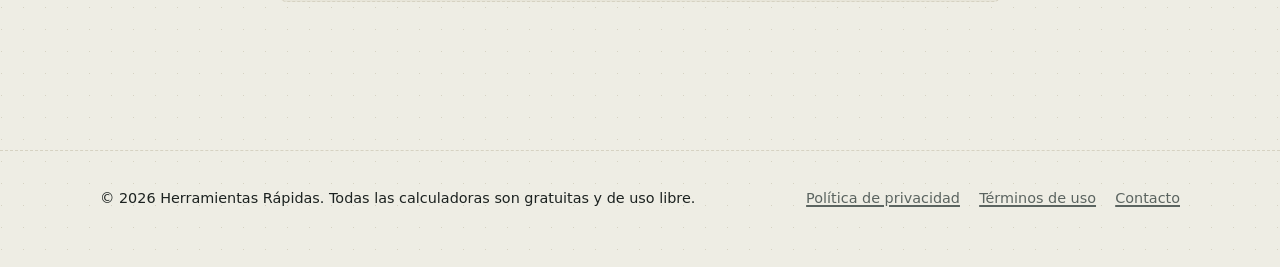
<file: calculators/bmi.html>
<!DOCTYPE html>
<html lang="es">
<head>
  <meta charset="UTF-8">
  <meta name="viewport" content="width=device-width, initial-scale=1.0">
  <title>Calculadora de IMC online gratis | Herramientas Rápidas</title>
  <meta name="description" content="Calculadora de IMC (índice de masa corporal) gratis: introduce tu peso y estatura y obtén tu IMC junto con su categoría según la OMS.">
  <meta name="keywords" content="calculadora de imc, índice de masa corporal, calcular imc">
  <link rel="canonical" href="https://herramientas-rapidas.example.com/calculators/bmi.html">
  <meta http-equiv="Content-Security-Policy" content="default-src 'self'; script-src 'self' https://pagead2.googlesyndication.com https://www.googletagmanager.com https://www.google-analytics.com https://adservice.google.com; style-src 'self' 'unsafe-inline' https://fonts.googleapis.com; font-src https://fonts.gstatic.com; img-src 'self' data: https:; frame-src https://googleads.g.doubleclick.net; connect-src 'self' https://www.google-analytics.com https://open.er-api.com;">
  <meta name="robots" content="index, follow">
  <meta property="og:type" content="website">
  <meta property="og:title" content="Calculadora de IMC online gratis | Herramientas Rápidas">
  <meta property="og:description" content="Calculadora de IMC (índice de masa corporal) gratis: introduce tu peso y estatura y obtén tu IMC junto con su categoría según la OMS.">
  <meta property="og:url" content="https://herramientas-rapidas.example.com/calculators/bmi.html">
  <meta property="og:image" content="https://herramientas-rapidas.example.com/img/og-cover.png">
  <meta name="twitter:card" content="summary_large_image">
  <meta name="twitter:title" content="Calculadora de IMC online gratis | Herramientas Rápidas">
  <meta name="twitter:description" content="Calculadora de IMC (índice de masa corporal) gratis: introduce tu peso y estatura y obtén tu IMC junto con su categoría según la OMS.">
  <link rel="icon" href="../img/favicon.svg" type="image/svg+xml">
  <link rel="stylesheet" href="../css/style.css">
  <script>
    (function(){try{var t=localStorage.getItem('hr-theme');if(t==='dark'){document.documentElement.setAttribute('data-theme','dark');}}catch(e){}})();
  </script>
  <script type="application/ld+json">
  {
    "@context": "https://schema.org",
    "@type": "WebApplication",
    "name": "Calculadora de IMC",
    "url": "https://herramientas-rapidas.example.com/calculators/bmi.html",
    "applicationCategory": "UtilitiesApplication",
    "operatingSystem": "Any",
    "description": "Calculadora de IMC (índice de masa corporal) gratis: introduce tu peso y estatura y obtén tu IMC junto con su categoría según la OMS.",
    "offers": {
      "@type": "Offer",
      "price": "0",
      "priceCurrency": "USD"
    }
  }
  </script>
</head>
<body class="">
  <a class="skip-link" href="#contenido">Saltar al contenido</a>
  <header class="site-header">
    <div class="wrap">
      <a class="brand" href="../index.html">
        <svg width="26" height="26" viewBox="0 0 24 24" fill="none" stroke="currentColor" stroke-width="2" stroke-linecap="round" stroke-linejoin="round" aria-hidden="true"><rect x="4" y="2" width="16" height="20" rx="2"/><line x1="8" y1="7" x2="16" y2="7"/><line x1="8" y1="11" x2="10" y2="11"/><line x1="8" y1="15" x2="10" y2="15"/><line x1="14" y1="11" x2="16" y2="11"/><line x1="14" y1="15" x2="16" y2="15"/></svg>
        Herramientas Rápidas
      </a>
      <nav class="main-nav" aria-label="Navegación principal">
        <a href="../index.html">Inicio</a>
        <a href="../calculators/percentage.html" aria-current="page">Herramientas</a>
        <a href="../about.html">Acerca de</a>
        <a href="../contact.html">Contacto</a>
      </nav>
      <button id="theme-toggle" class="theme-toggle" type="button" aria-pressed="false" aria-label="Cambiar a modo oscuro">
        <svg viewBox="0 0 24 24" fill="none" stroke="currentColor" stroke-width="2" stroke-linecap="round" stroke-linejoin="round" aria-hidden="true"><path d="M12 3a6 6 0 0 0 9 9 9 9 0 1 1-9-9Z"/></svg>
      </button>
    </div>
  </header>
  <main id="contenido">
    
    <div class="wrap narrow tool-page">
      <div class="intro">
        <span class="badge">Calculadora gratuita</span>
        <h1>Calculadora de IMC</h1>
        <p>Calcula tu índice de masa corporal (IMC) a partir de tu peso y estatura, en unidades métricas o imperiales.</p>
      </div>

      <!-- ESPACIO PARA ANUNCIO ADSENSE - ENCIMA DE LA HERRAMIENTA -->
      <div class="ad-slot" data-size="leaderboard" aria-hidden="true">Espacio publicitario</div>

      <div class="panel">
        
        <form id="bmi-form" novalidate>
          <div class="field-row">
            <div class="field">
              <label for="bmi-unit">Sistema de unidades</label>
              <select id="bmi-unit">
                <option value="metric">Métrico (kg / cm)</option>
                <option value="imperial">Imperial (lb / in)</option>
              </select>
            </div>
          </div>
          <div class="field-row">
            <div class="field">
              <label id="bmi-weight-unit" for="bmi-weight">Peso (kg)</label>
              <input type="text" inputmode="decimal" id="bmi-weight" required placeholder="Ej. 70">
            </div>
            <div class="field">
              <label id="bmi-height-unit" for="bmi-height">Estatura (cm)</label>
              <input type="text" inputmode="decimal" id="bmi-height" required placeholder="Ej. 170">
            </div>
          </div>
          <div class="btn-row">
            <button class="btn" type="submit">Calcular IMC</button>
          </div>
        </form>
        <div class="readout" id="bmi-readout" role="status">
          <span class="label">Tu IMC</span>
          <span class="value" id="bmi-value">—</span>
          <p class="sub" id="bmi-sub"></p>
        </div>
    
      </div>

      <!-- ESPACIO PARA ANUNCIO ADSENSE - ENTRE HERRAMIENTA Y ARTÍCULO -->
      <div class="ad-slot" data-size="rectangle" aria-hidden="true">Espacio publicitario</div>

      <section class="article">
        
        <h2>Cómo usar la calculadora de IMC</h2>
        <p>Elige el sistema de unidades que prefieras —métrico o imperial—, introduce tu
        peso y tu estatura, y presiona "Calcular IMC". La calculadora te mostrará tu
        índice de masa corporal junto con la categoría general en la que se ubica, según
        los rangos de referencia utilizados por la Organización Mundial de la Salud.</p>
        <p>El índice de masa corporal se calcula dividiendo el peso (en kilogramos) entre
        el cuadrado de la estatura (en metros). Es una fórmula sencilla y ampliamente
        utilizada porque solo requiere dos medidas, pero justamente por su simplicidad
        tiene limitaciones: no distingue entre masa muscular y masa grasa, por lo que
        puede no ser representativa en personas muy musculosas, deportistas de alto
        rendimiento, embarazadas, niños o adultos mayores.</p>
        <p>Por esta razón, el resultado de esta calculadora debe interpretarse únicamente
        como una referencia general y no como un diagnóstico médico. Si te preocupa tu
        peso o tu salud, lo más recomendable es consultar a un médico o nutricionista, que
        podrá evaluar tu caso considerando otros factores como la composición corporal, la
        edad y tus antecedentes de salud.</p>
    
      </section>

      <!-- ESPACIO PARA ANUNCIO ADSENSE - FINAL DEL ARTÍCULO -->
      <div class="ad-slot" data-size="banner" aria-hidden="true">Espacio publicitario</div>
    </div>

  </main>
  <footer class="site-footer">
    <div class="wrap">
      <p>&copy; 2026 Herramientas Rápidas. Todas las calculadoras son gratuitas y de uso libre.</p>
      <nav class="footer-links" aria-label="Enlaces legales">
        <a href="../privacy.html">Política de privacidad</a>
        <a href="../terms.html">Términos de uso</a>
        <a href="../contact.html">Contacto</a>
      </nav>
    </div>
  </footer>
  <script src="../js/theme.js"></script>
  <script src="../js/utils.js"></script>
  <script src="../js/calc/bmi.js"></script>
</body>
</html>
</file>
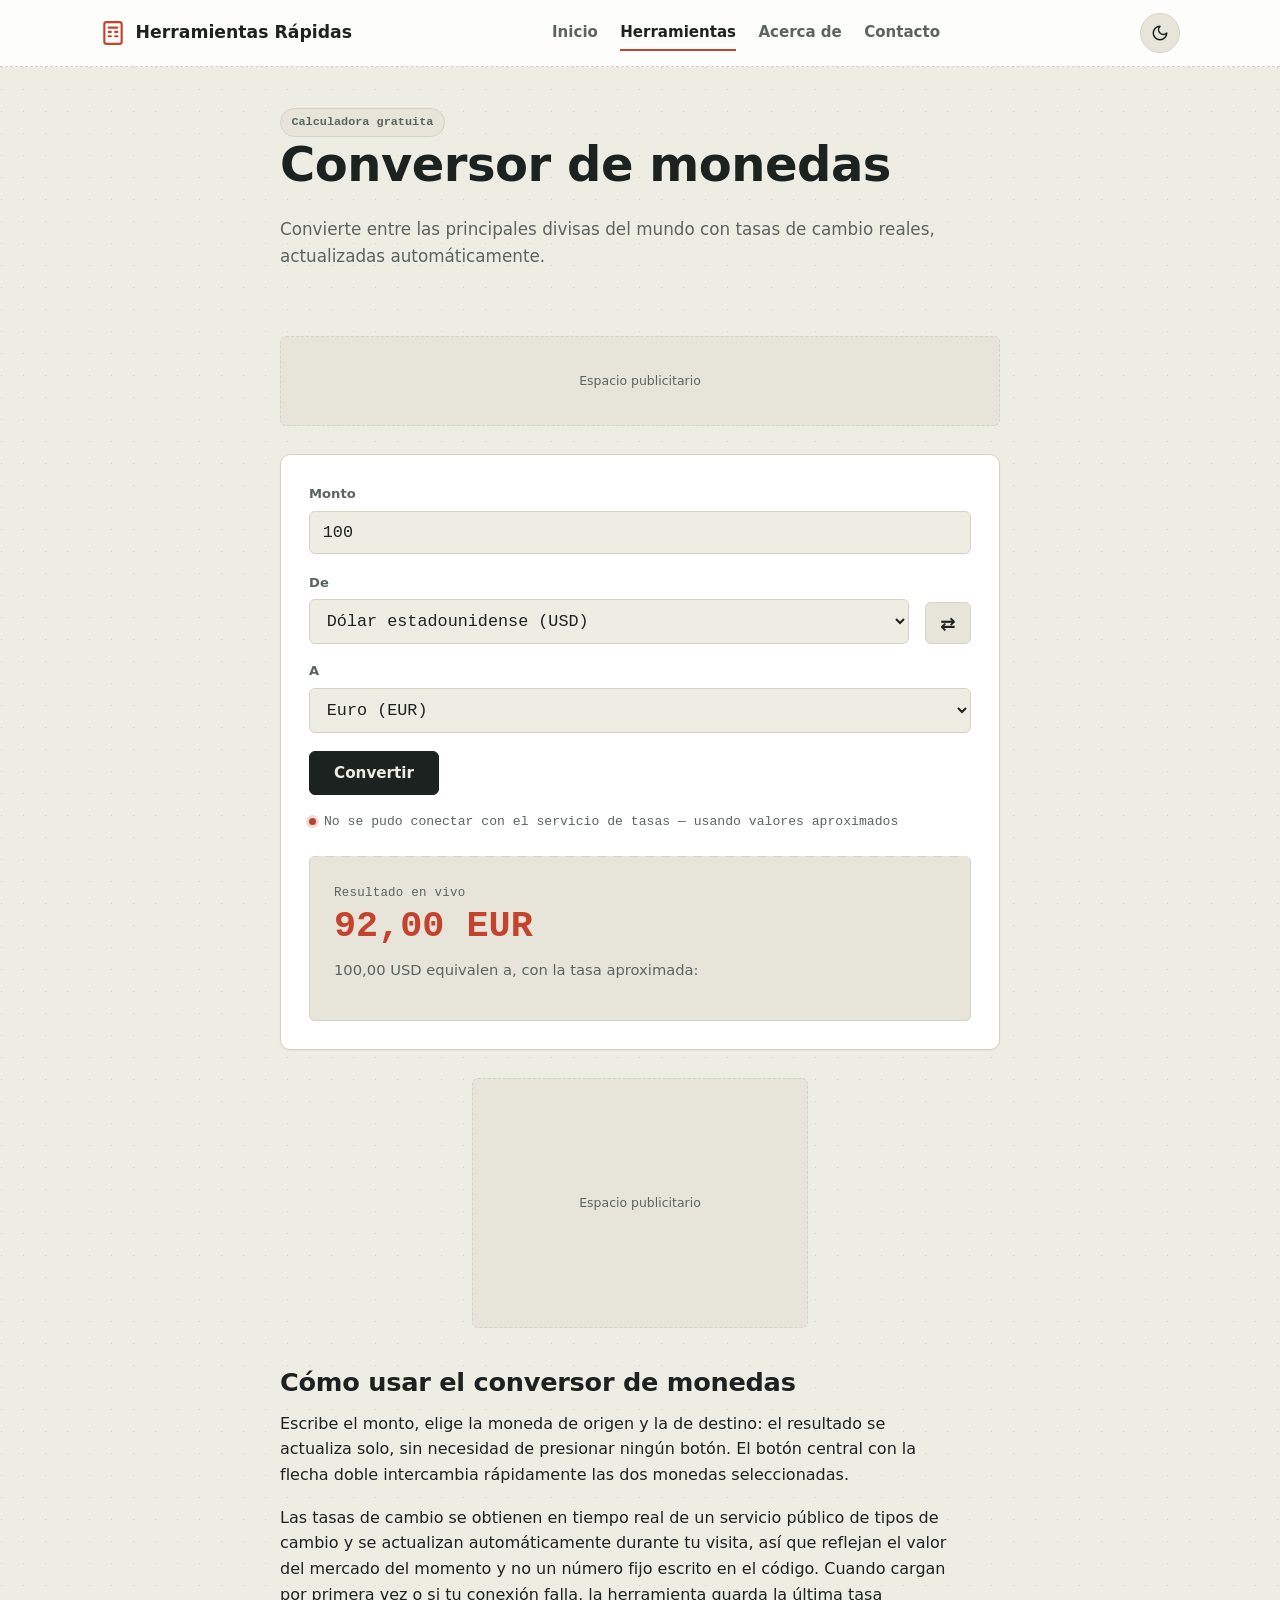
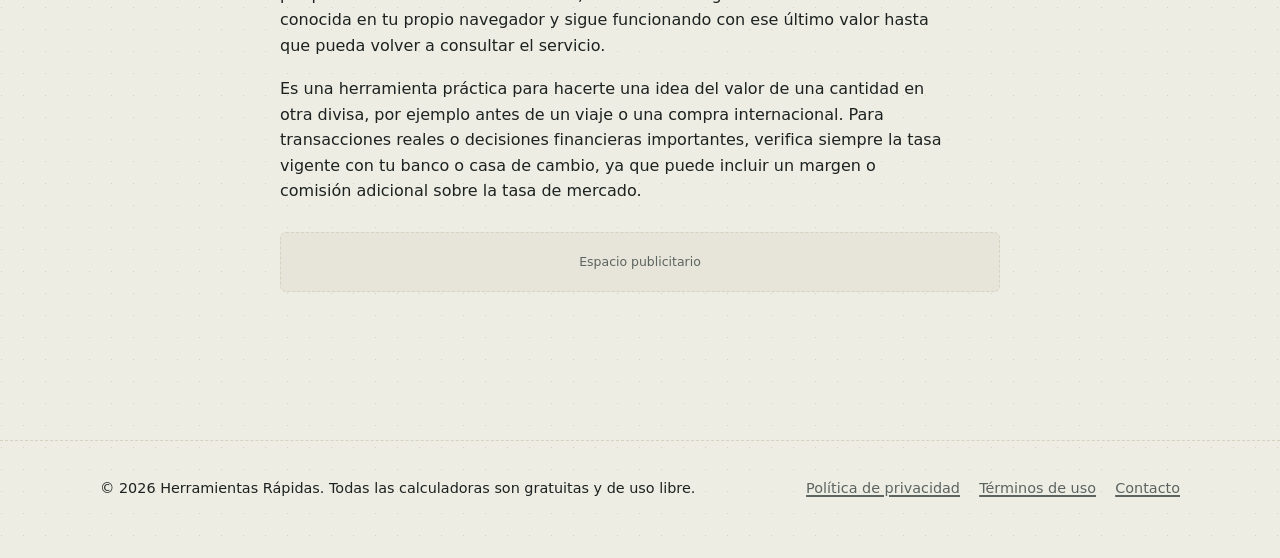
<file: calculators/currency.html>
<!DOCTYPE html>
<html lang="es">
<head>
  <meta charset="UTF-8">
  <meta name="viewport" content="width=device-width, initial-scale=1.0">
  <title>Conversor de monedas online gratis | Herramientas Rápidas</title>
  <meta name="description" content="Conversor de monedas gratuito con tasas de cambio de ejemplo editables: convierte USD, EUR, DOP, MXN y más divisas en segundos.">
  <meta name="keywords" content="conversor de monedas, convertir dólares a euros, tipo de cambio">
  <link rel="canonical" href="https://herramientas-rapidas.example.com/calculators/currency.html">
  <meta http-equiv="Content-Security-Policy" content="default-src 'self'; script-src 'self' https://pagead2.googlesyndication.com https://www.googletagmanager.com https://www.google-analytics.com https://adservice.google.com; style-src 'self' 'unsafe-inline' https://fonts.googleapis.com; font-src https://fonts.gstatic.com; img-src 'self' data: https:; frame-src https://googleads.g.doubleclick.net; connect-src 'self' https://www.google-analytics.com https://open.er-api.com;">
  <meta name="robots" content="index, follow">
  <meta property="og:type" content="website">
  <meta property="og:title" content="Conversor de monedas online gratis | Herramientas Rápidas">
  <meta property="og:description" content="Conversor de monedas gratuito con tasas de cambio de ejemplo editables: convierte USD, EUR, DOP, MXN y más divisas en segundos.">
  <meta property="og:url" content="https://herramientas-rapidas.example.com/calculators/currency.html">
  <meta property="og:image" content="https://herramientas-rapidas.example.com/img/og-cover.png">
  <meta name="twitter:card" content="summary_large_image">
  <meta name="twitter:title" content="Conversor de monedas online gratis | Herramientas Rápidas">
  <meta name="twitter:description" content="Conversor de monedas gratuito con tasas de cambio de ejemplo editables: convierte USD, EUR, DOP, MXN y más divisas en segundos.">
  <link rel="icon" href="../img/favicon.svg" type="image/svg+xml">
  <link rel="stylesheet" href="../css/style.css">
  <script>
    (function(){try{var t=localStorage.getItem('hr-theme');if(t==='dark'){document.documentElement.setAttribute('data-theme','dark');}}catch(e){}})();
  </script>
  <script type="application/ld+json">
  {
    "@context": "https://schema.org",
    "@type": "WebApplication",
    "name": "Conversor de monedas",
    "url": "https://herramientas-rapidas.example.com/calculators/currency.html",
    "applicationCategory": "UtilitiesApplication",
    "operatingSystem": "Any",
    "description": "Conversor de monedas gratuito con tasas de cambio de ejemplo editables: convierte USD, EUR, DOP, MXN y más divisas en segundos.",
    "offers": {
      "@type": "Offer",
      "price": "0",
      "priceCurrency": "USD"
    }
  }
  </script>
</head>
<body class="">
  <a class="skip-link" href="#contenido">Saltar al contenido</a>
  <header class="site-header">
    <div class="wrap">
      <a class="brand" href="../index.html">
        <svg width="26" height="26" viewBox="0 0 24 24" fill="none" stroke="currentColor" stroke-width="2" stroke-linecap="round" stroke-linejoin="round" aria-hidden="true"><rect x="4" y="2" width="16" height="20" rx="2"/><line x1="8" y1="7" x2="16" y2="7"/><line x1="8" y1="11" x2="10" y2="11"/><line x1="8" y1="15" x2="10" y2="15"/><line x1="14" y1="11" x2="16" y2="11"/><line x1="14" y1="15" x2="16" y2="15"/></svg>
        Herramientas Rápidas
      </a>
      <nav class="main-nav" aria-label="Navegación principal">
        <a href="../index.html">Inicio</a>
        <a href="../calculators/percentage.html" aria-current="page">Herramientas</a>
        <a href="../about.html">Acerca de</a>
        <a href="../contact.html">Contacto</a>
      </nav>
      <button id="theme-toggle" class="theme-toggle" type="button" aria-pressed="false" aria-label="Cambiar a modo oscuro">
        <svg viewBox="0 0 24 24" fill="none" stroke="currentColor" stroke-width="2" stroke-linecap="round" stroke-linejoin="round" aria-hidden="true"><path d="M12 3a6 6 0 0 0 9 9 9 9 0 1 1-9-9Z"/></svg>
      </button>
    </div>
  </header>
  <main id="contenido">
    
    <div class="wrap narrow tool-page">
      <div class="intro">
        <span class="badge">Calculadora gratuita</span>
        <h1>Conversor de monedas</h1>
        <p>Convierte entre las principales divisas del mundo con tasas de cambio reales, actualizadas automáticamente.</p>
      </div>

      <!-- ESPACIO PARA ANUNCIO ADSENSE - ENCIMA DE LA HERRAMIENTA -->
      <div class="ad-slot" data-size="leaderboard" aria-hidden="true">Espacio publicitario</div>

      <div class="panel">
        
        <form id="currency-form" novalidate>
          <div class="field-row">
            <div class="field">
              <label for="currency-amount">Monto</label>
              <input type="text" inputmode="decimal" id="currency-amount" required placeholder="Ej. 100" value="100">
            </div>
          </div>
          <div class="field-row">
            <div class="field">
              <label for="currency-from">De</label>
              <select id="currency-from"></select>
            </div>
            <div class="field" style="flex:0 0 auto;align-self:flex-end;">
              <button class="btn btn-swap" type="button" id="currency-swap" aria-label="Intercambiar monedas">⇄</button>
            </div>
            <div class="field">
              <label for="currency-to">A</label>
              <select id="currency-to"></select>
            </div>
          </div>
          <div class="btn-row">
            <button class="btn" type="submit">Convertir</button>
            <span class="rate-status" id="currency-rate-status" role="status">
              <span class="rate-dot" aria-hidden="true"></span>
              <span id="currency-rate-status-text">Consultando tasas en vivo…</span>
            </span>
          </div>
        </form>
        <div class="readout" id="currency-readout" role="status">
          <span class="label">Resultado en vivo</span>
          <span class="value" id="currency-value">—</span>
          <p class="sub" id="currency-sub"></p>
        </div>
    
      </div>

      <!-- ESPACIO PARA ANUNCIO ADSENSE - ENTRE HERRAMIENTA Y ARTÍCULO -->
      <div class="ad-slot" data-size="rectangle" aria-hidden="true">Espacio publicitario</div>

      <section class="article">
        
        <h2>Cómo usar el conversor de monedas</h2>
        <p>Escribe el monto, elige la moneda de origen y la de destino: el resultado se
        actualiza solo, sin necesidad de presionar ningún botón. El botón central con la
        flecha doble intercambia rápidamente las dos monedas seleccionadas.</p>
        <p>Las tasas de cambio se obtienen en tiempo real de un servicio público de tipos
        de cambio y se actualizan automáticamente durante tu visita, así que reflejan el
        valor del mercado del momento y no un número fijo escrito en el código. Cuando
        cargan por primera vez o si tu conexión falla, la herramienta guarda la última
        tasa conocida en tu propio navegador y sigue funcionando con ese último valor
        hasta que pueda volver a consultar el servicio.</p>
        <p>Es una herramienta práctica para hacerte una idea del valor de una cantidad en
        otra divisa, por ejemplo antes de un viaje o una compra internacional. Para
        transacciones reales o decisiones financieras importantes, verifica siempre la
        tasa vigente con tu banco o casa de cambio, ya que puede incluir un margen o
        comisión adicional sobre la tasa de mercado.</p>
    
      </section>

      <!-- ESPACIO PARA ANUNCIO ADSENSE - FINAL DEL ARTÍCULO -->
      <div class="ad-slot" data-size="banner" aria-hidden="true">Espacio publicitario</div>
    </div>

  </main>
  <footer class="site-footer">
    <div class="wrap">
      <p>&copy; 2026 Herramientas Rápidas. Todas las calculadoras son gratuitas y de uso libre.</p>
      <nav class="footer-links" aria-label="Enlaces legales">
        <a href="../privacy.html">Política de privacidad</a>
        <a href="../terms.html">Términos de uso</a>
        <a href="../contact.html">Contacto</a>
      </nav>
    </div>
  </footer>
  <script src="../js/theme.js"></script>
  <script src="../js/utils.js"></script>
  <script src="../js/calc/currency.js"></script>
</body>
</html>
</file>
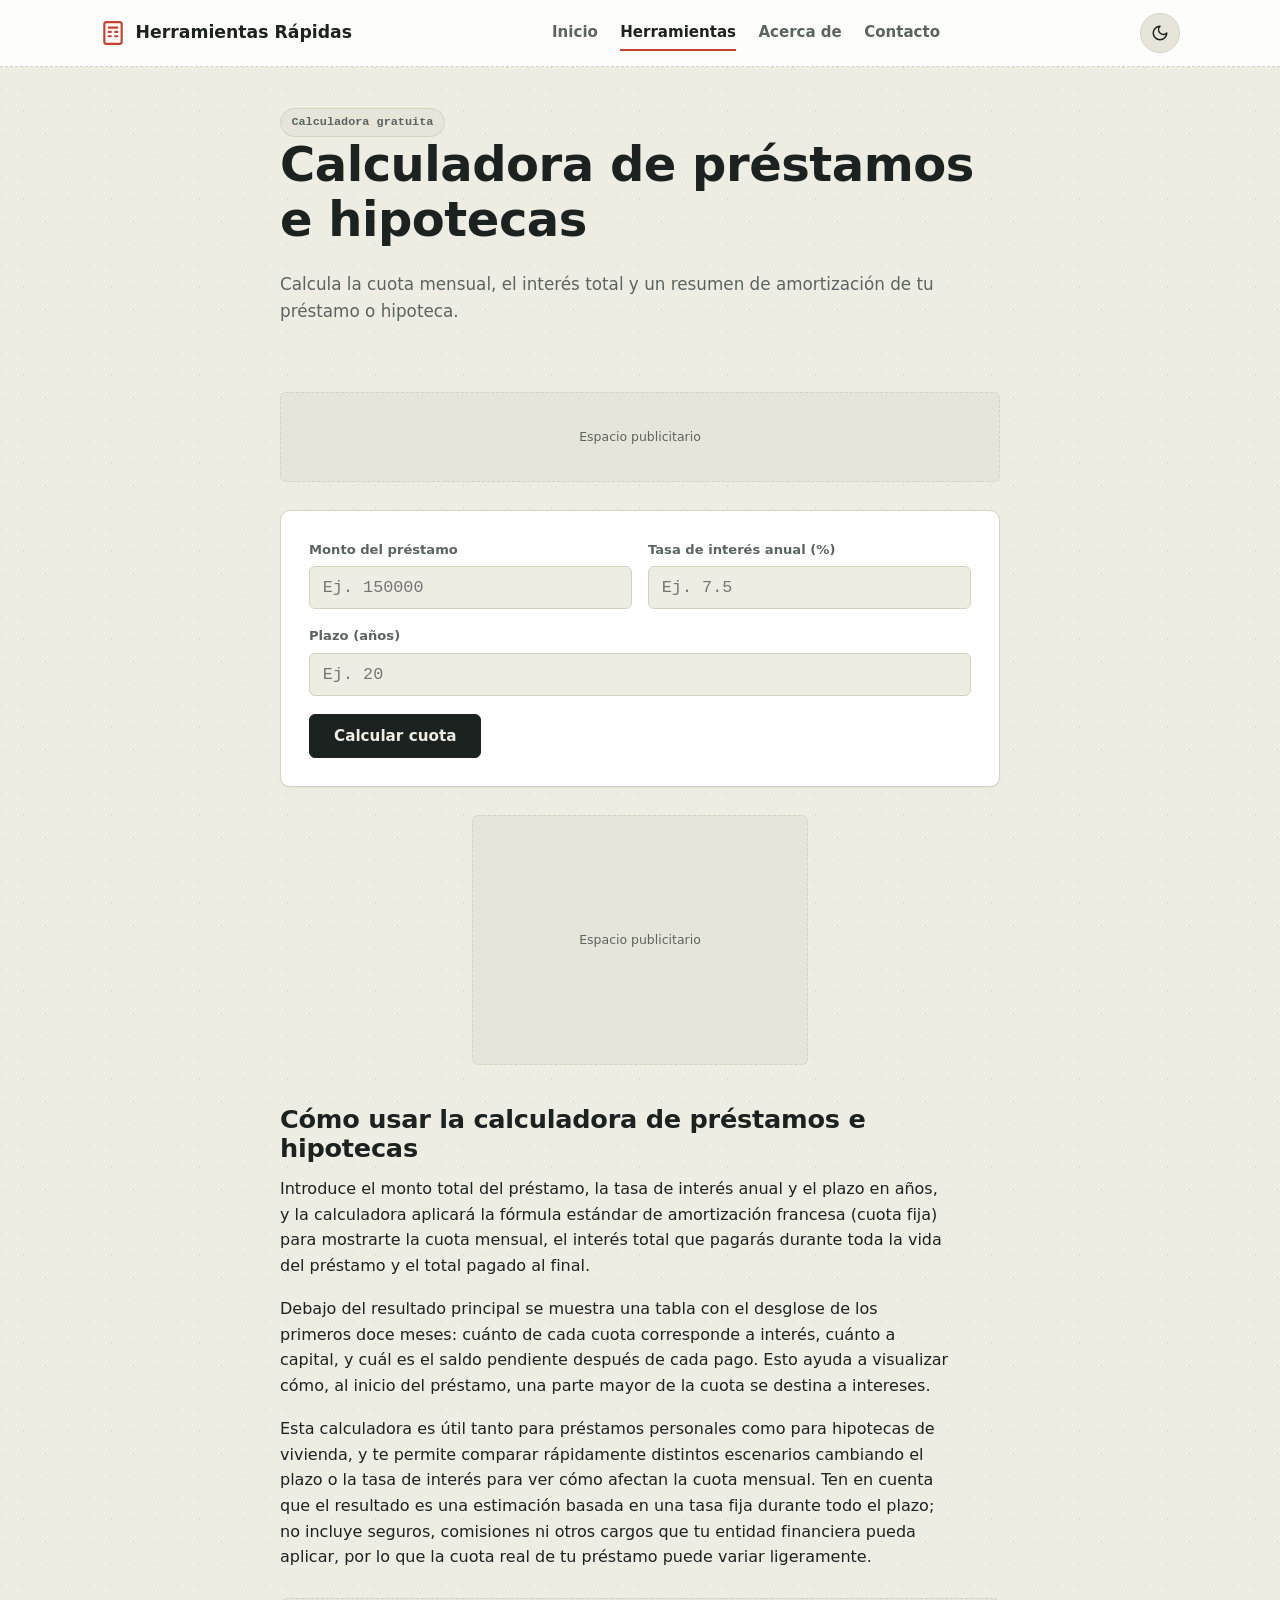
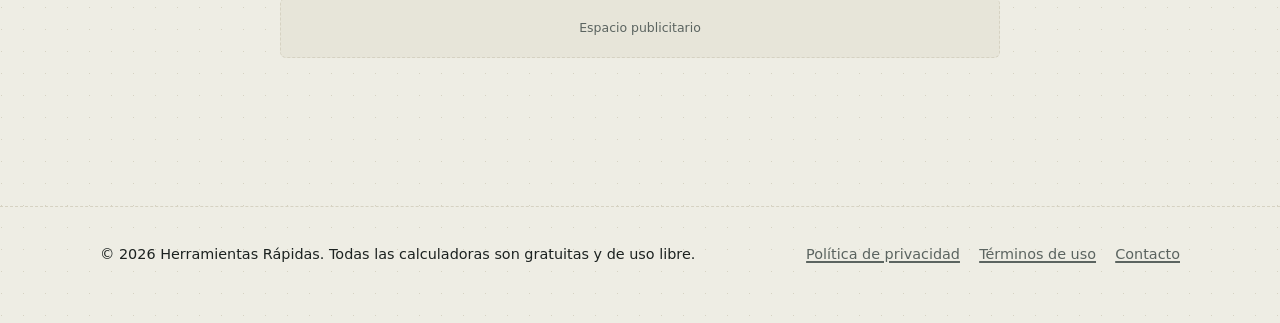
<file: calculators/loan.html>
<!DOCTYPE html>
<html lang="es">
<head>
  <meta charset="UTF-8">
  <meta name="viewport" content="width=device-width, initial-scale=1.0">
  <title>Calculadora de préstamos e hipotecas online gratis | Herramientas Rápidas</title>
  <meta name="description" content="Calculadora de préstamos e hipotecas: calcula la cuota mensual, el interés total y el calendario de pagos según el monto, plazo y tasa de interés.">
  <meta name="keywords" content="calculadora de préstamos, calculadora hipotecaria, cuota mensual préstamo">
  <link rel="canonical" href="https://herramientas-rapidas.example.com/calculators/loan.html">
  <meta http-equiv="Content-Security-Policy" content="default-src 'self'; script-src 'self' https://pagead2.googlesyndication.com https://www.googletagmanager.com https://www.google-analytics.com https://adservice.google.com; style-src 'self' 'unsafe-inline' https://fonts.googleapis.com; font-src https://fonts.gstatic.com; img-src 'self' data: https:; frame-src https://googleads.g.doubleclick.net; connect-src 'self' https://www.google-analytics.com https://open.er-api.com;">
  <meta name="robots" content="index, follow">
  <meta property="og:type" content="website">
  <meta property="og:title" content="Calculadora de préstamos e hipotecas online gratis | Herramientas Rápidas">
  <meta property="og:description" content="Calculadora de préstamos e hipotecas: calcula la cuota mensual, el interés total y el calendario de pagos según el monto, plazo y tasa de interés.">
  <meta property="og:url" content="https://herramientas-rapidas.example.com/calculators/loan.html">
  <meta property="og:image" content="https://herramientas-rapidas.example.com/img/og-cover.png">
  <meta name="twitter:card" content="summary_large_image">
  <meta name="twitter:title" content="Calculadora de préstamos e hipotecas online gratis | Herramientas Rápidas">
  <meta name="twitter:description" content="Calculadora de préstamos e hipotecas: calcula la cuota mensual, el interés total y el calendario de pagos según el monto, plazo y tasa de interés.">
  <link rel="icon" href="../img/favicon.svg" type="image/svg+xml">
  <link rel="stylesheet" href="../css/style.css">
  <script>
    (function(){try{var t=localStorage.getItem('hr-theme');if(t==='dark'){document.documentElement.setAttribute('data-theme','dark');}}catch(e){}})();
  </script>
  <script type="application/ld+json">
  {
    "@context": "https://schema.org",
    "@type": "WebApplication",
    "name": "Calculadora de préstamos e hipotecas",
    "url": "https://herramientas-rapidas.example.com/calculators/loan.html",
    "applicationCategory": "UtilitiesApplication",
    "operatingSystem": "Any",
    "description": "Calculadora de préstamos e hipotecas: calcula la cuota mensual, el interés total y el calendario de pagos según el monto, plazo y tasa de interés.",
    "offers": {
      "@type": "Offer",
      "price": "0",
      "priceCurrency": "USD"
    }
  }
  </script>
</head>
<body class="">
  <a class="skip-link" href="#contenido">Saltar al contenido</a>
  <header class="site-header">
    <div class="wrap">
      <a class="brand" href="../index.html">
        <svg width="26" height="26" viewBox="0 0 24 24" fill="none" stroke="currentColor" stroke-width="2" stroke-linecap="round" stroke-linejoin="round" aria-hidden="true"><rect x="4" y="2" width="16" height="20" rx="2"/><line x1="8" y1="7" x2="16" y2="7"/><line x1="8" y1="11" x2="10" y2="11"/><line x1="8" y1="15" x2="10" y2="15"/><line x1="14" y1="11" x2="16" y2="11"/><line x1="14" y1="15" x2="16" y2="15"/></svg>
        Herramientas Rápidas
      </a>
      <nav class="main-nav" aria-label="Navegación principal">
        <a href="../index.html">Inicio</a>
        <a href="../calculators/percentage.html" aria-current="page">Herramientas</a>
        <a href="../about.html">Acerca de</a>
        <a href="../contact.html">Contacto</a>
      </nav>
      <button id="theme-toggle" class="theme-toggle" type="button" aria-pressed="false" aria-label="Cambiar a modo oscuro">
        <svg viewBox="0 0 24 24" fill="none" stroke="currentColor" stroke-width="2" stroke-linecap="round" stroke-linejoin="round" aria-hidden="true"><path d="M12 3a6 6 0 0 0 9 9 9 9 0 1 1-9-9Z"/></svg>
      </button>
    </div>
  </header>
  <main id="contenido">
    
    <div class="wrap narrow tool-page">
      <div class="intro">
        <span class="badge">Calculadora gratuita</span>
        <h1>Calculadora de préstamos e hipotecas</h1>
        <p>Calcula la cuota mensual, el interés total y un resumen de amortización de tu préstamo o hipoteca.</p>
      </div>

      <!-- ESPACIO PARA ANUNCIO ADSENSE - ENCIMA DE LA HERRAMIENTA -->
      <div class="ad-slot" data-size="leaderboard" aria-hidden="true">Espacio publicitario</div>

      <div class="panel">
        
        <form id="loan-form" novalidate>
          <div class="field-row">
            <div class="field">
              <label for="loan-amount">Monto del préstamo</label>
              <input type="text" inputmode="decimal" id="loan-amount" required placeholder="Ej. 150000">
            </div>
            <div class="field">
              <label for="loan-rate">Tasa de interés anual (%)</label>
              <input type="text" inputmode="decimal" id="loan-rate" required placeholder="Ej. 7.5">
            </div>
            <div class="field">
              <label for="loan-years">Plazo (años)</label>
              <input type="text" inputmode="decimal" id="loan-years" required placeholder="Ej. 20">
            </div>
          </div>
          <div class="btn-row">
            <button class="btn" type="submit">Calcular cuota</button>
          </div>
        </form>
        <div class="readout" id="loan-readout" role="status">
          <span class="label">Cuota mensual estimada</span>
          <span class="value" id="loan-value">—</span>
          <p class="sub" id="loan-sub"></p>
        </div>
        <div id="loan-table-wrap" style="display:none;overflow-x:auto;">
          <table class="result-table">
            <thead>
              <tr><th>Mes</th><th>Cuota</th><th>Interés</th><th>Capital</th><th>Saldo restante</th></tr>
            </thead>
            <tbody id="loan-table-body"></tbody>
          </table>
        </div>
    
      </div>

      <!-- ESPACIO PARA ANUNCIO ADSENSE - ENTRE HERRAMIENTA Y ARTÍCULO -->
      <div class="ad-slot" data-size="rectangle" aria-hidden="true">Espacio publicitario</div>

      <section class="article">
        
        <h2>Cómo usar la calculadora de préstamos e hipotecas</h2>
        <p>Introduce el monto total del préstamo, la tasa de interés anual y el plazo en
        años, y la calculadora aplicará la fórmula estándar de amortización francesa
        (cuota fija) para mostrarte la cuota mensual, el interés total que pagarás durante
        toda la vida del préstamo y el total pagado al final.</p>
        <p>Debajo del resultado principal se muestra una tabla con el desglose de los
        primeros doce meses: cuánto de cada cuota corresponde a interés, cuánto a capital,
        y cuál es el saldo pendiente después de cada pago. Esto ayuda a visualizar cómo, al
        inicio del préstamo, una parte mayor de la cuota se destina a intereses.</p>
        <p>Esta calculadora es útil tanto para préstamos personales como para hipotecas de
        vivienda, y te permite comparar rápidamente distintos escenarios cambiando el
        plazo o la tasa de interés para ver cómo afectan la cuota mensual. Ten en cuenta
        que el resultado es una estimación basada en una tasa fija durante todo el plazo;
        no incluye seguros, comisiones ni otros cargos que tu entidad financiera pueda
        aplicar, por lo que la cuota real de tu préstamo puede variar ligeramente.</p>
    
      </section>

      <!-- ESPACIO PARA ANUNCIO ADSENSE - FINAL DEL ARTÍCULO -->
      <div class="ad-slot" data-size="banner" aria-hidden="true">Espacio publicitario</div>
    </div>

  </main>
  <footer class="site-footer">
    <div class="wrap">
      <p>&copy; 2026 Herramientas Rápidas. Todas las calculadoras son gratuitas y de uso libre.</p>
      <nav class="footer-links" aria-label="Enlaces legales">
        <a href="../privacy.html">Política de privacidad</a>
        <a href="../terms.html">Términos de uso</a>
        <a href="../contact.html">Contacto</a>
      </nav>
    </div>
  </footer>
  <script src="../js/theme.js"></script>
  <script src="../js/utils.js"></script>
  <script src="../js/calc/loan.js"></script>
</body>
</html>
</file>
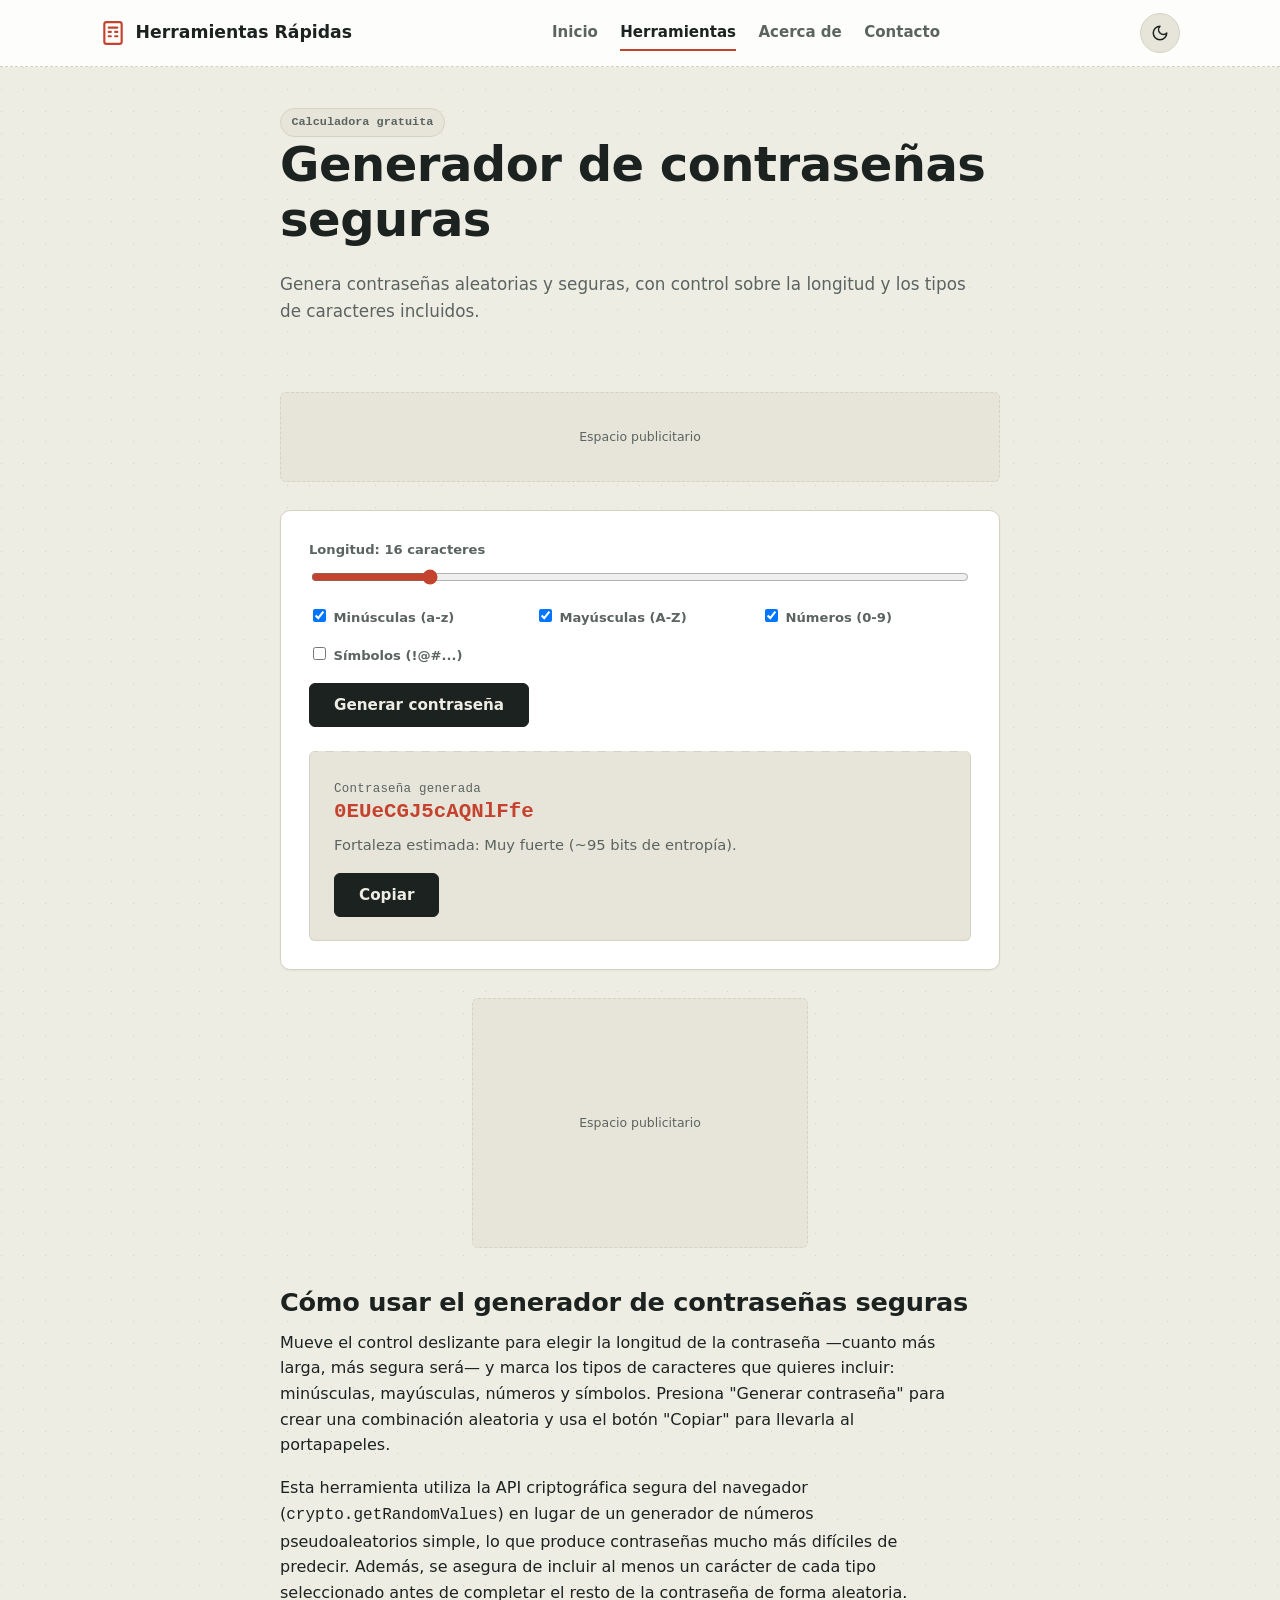
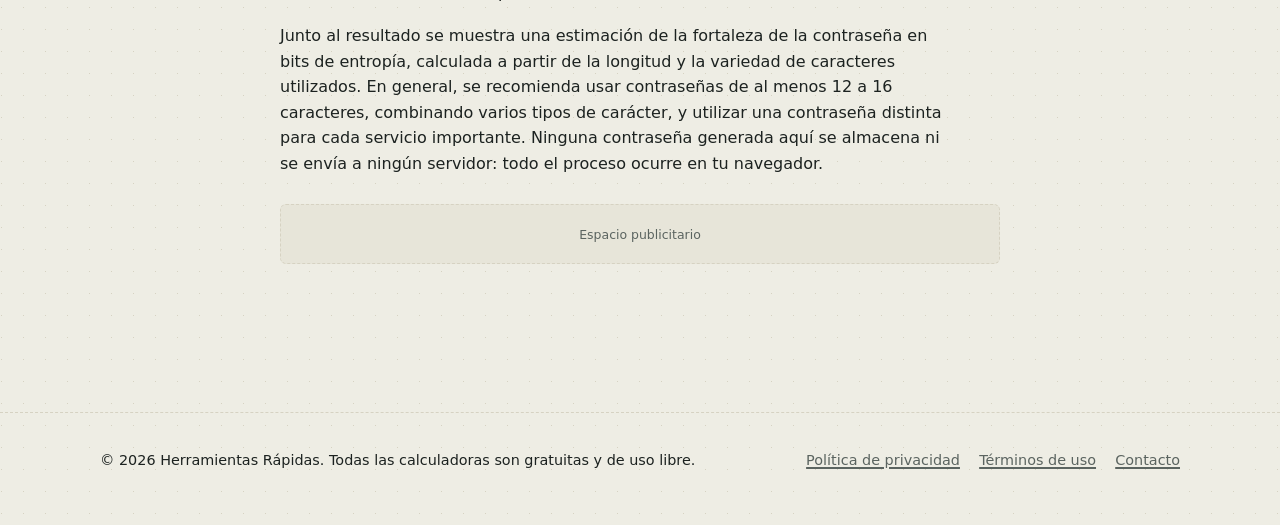
<file: calculators/password.html>
<!DOCTYPE html>
<html lang="es">
<head>
  <meta charset="UTF-8">
  <meta name="viewport" content="width=device-width, initial-scale=1.0">
  <title>Generador de contraseñas seguras online gratis | Herramientas Rápidas</title>
  <meta name="description" content="Generador de contraseñas seguras online: crea contraseñas aleatorias con mayúsculas, minúsculas, números y símbolos, con control de longitud.">
  <meta name="keywords" content="generador de contraseñas, crear contraseña segura, contraseña aleatoria">
  <link rel="canonical" href="https://herramientas-rapidas.example.com/calculators/password.html">
  <meta http-equiv="Content-Security-Policy" content="default-src 'self'; script-src 'self' https://pagead2.googlesyndication.com https://www.googletagmanager.com https://www.google-analytics.com https://adservice.google.com; style-src 'self' 'unsafe-inline' https://fonts.googleapis.com; font-src https://fonts.gstatic.com; img-src 'self' data: https:; frame-src https://googleads.g.doubleclick.net; connect-src 'self' https://www.google-analytics.com https://open.er-api.com;">
  <meta name="robots" content="index, follow">
  <meta property="og:type" content="website">
  <meta property="og:title" content="Generador de contraseñas seguras online gratis | Herramientas Rápidas">
  <meta property="og:description" content="Generador de contraseñas seguras online: crea contraseñas aleatorias con mayúsculas, minúsculas, números y símbolos, con control de longitud.">
  <meta property="og:url" content="https://herramientas-rapidas.example.com/calculators/password.html">
  <meta property="og:image" content="https://herramientas-rapidas.example.com/img/og-cover.png">
  <meta name="twitter:card" content="summary_large_image">
  <meta name="twitter:title" content="Generador de contraseñas seguras online gratis | Herramientas Rápidas">
  <meta name="twitter:description" content="Generador de contraseñas seguras online: crea contraseñas aleatorias con mayúsculas, minúsculas, números y símbolos, con control de longitud.">
  <link rel="icon" href="../img/favicon.svg" type="image/svg+xml">
  <link rel="stylesheet" href="../css/style.css">
  <script>
    (function(){try{var t=localStorage.getItem('hr-theme');if(t==='dark'){document.documentElement.setAttribute('data-theme','dark');}}catch(e){}})();
  </script>
  <script type="application/ld+json">
  {
    "@context": "https://schema.org",
    "@type": "WebApplication",
    "name": "Generador de contraseñas seguras",
    "url": "https://herramientas-rapidas.example.com/calculators/password.html",
    "applicationCategory": "UtilitiesApplication",
    "operatingSystem": "Any",
    "description": "Generador de contraseñas seguras online: crea contraseñas aleatorias con mayúsculas, minúsculas, números y símbolos, con control de longitud.",
    "offers": {
      "@type": "Offer",
      "price": "0",
      "priceCurrency": "USD"
    }
  }
  </script>
</head>
<body class="">
  <a class="skip-link" href="#contenido">Saltar al contenido</a>
  <header class="site-header">
    <div class="wrap">
      <a class="brand" href="../index.html">
        <svg width="26" height="26" viewBox="0 0 24 24" fill="none" stroke="currentColor" stroke-width="2" stroke-linecap="round" stroke-linejoin="round" aria-hidden="true"><rect x="4" y="2" width="16" height="20" rx="2"/><line x1="8" y1="7" x2="16" y2="7"/><line x1="8" y1="11" x2="10" y2="11"/><line x1="8" y1="15" x2="10" y2="15"/><line x1="14" y1="11" x2="16" y2="11"/><line x1="14" y1="15" x2="16" y2="15"/></svg>
        Herramientas Rápidas
      </a>
      <nav class="main-nav" aria-label="Navegación principal">
        <a href="../index.html">Inicio</a>
        <a href="../calculators/percentage.html" aria-current="page">Herramientas</a>
        <a href="../about.html">Acerca de</a>
        <a href="../contact.html">Contacto</a>
      </nav>
      <button id="theme-toggle" class="theme-toggle" type="button" aria-pressed="false" aria-label="Cambiar a modo oscuro">
        <svg viewBox="0 0 24 24" fill="none" stroke="currentColor" stroke-width="2" stroke-linecap="round" stroke-linejoin="round" aria-hidden="true"><path d="M12 3a6 6 0 0 0 9 9 9 9 0 1 1-9-9Z"/></svg>
      </button>
    </div>
  </header>
  <main id="contenido">
    
    <div class="wrap narrow tool-page">
      <div class="intro">
        <span class="badge">Calculadora gratuita</span>
        <h1>Generador de contraseñas seguras</h1>
        <p>Genera contraseñas aleatorias y seguras, con control sobre la longitud y los tipos de caracteres incluidos.</p>
      </div>

      <!-- ESPACIO PARA ANUNCIO ADSENSE - ENCIMA DE LA HERRAMIENTA -->
      <div class="ad-slot" data-size="leaderboard" aria-hidden="true">Espacio publicitario</div>

      <div class="panel">
        
        <form id="password-form" novalidate>
          <div class="field-row">
            <div class="field">
              <label for="password-length">Longitud: <span id="password-length-out">16</span> caracteres</label>
              <input type="range" id="password-length" min="6" max="64" value="16">
            </div>
          </div>
          <div class="field-row">
            <div class="field">
              <label><input type="checkbox" id="opt-lower" checked> Minúsculas (a-z)</label>
            </div>
            <div class="field">
              <label><input type="checkbox" id="opt-upper" checked> Mayúsculas (A-Z)</label>
            </div>
            <div class="field">
              <label><input type="checkbox" id="opt-numbers" checked> Números (0-9)</label>
            </div>
            <div class="field">
              <label><input type="checkbox" id="opt-symbols"> Símbolos (!@#...)</label>
            </div>
          </div>
          <div class="btn-row">
            <button class="btn" type="submit">Generar contraseña</button>
          </div>
        </form>
        <div class="readout" id="password-readout" role="status">
          <span class="label">Contraseña generada</span>
          <span class="value mono" id="password-value" style="font-size:1.3rem;word-break:break-all;">—</span>
          <p class="sub" id="password-sub"></p>
          <div class="btn-row" style="margin-top:.75rem;">
            <button class="btn" type="button" id="password-copy">Copiar</button>
          </div>
        </div>
    
      </div>

      <!-- ESPACIO PARA ANUNCIO ADSENSE - ENTRE HERRAMIENTA Y ARTÍCULO -->
      <div class="ad-slot" data-size="rectangle" aria-hidden="true">Espacio publicitario</div>

      <section class="article">
        
        <h2>Cómo usar el generador de contraseñas seguras</h2>
        <p>Mueve el control deslizante para elegir la longitud de la contraseña —cuanto
        más larga, más segura será— y marca los tipos de caracteres que quieres incluir:
        minúsculas, mayúsculas, números y símbolos. Presiona "Generar contraseña" para
        crear una combinación aleatoria y usa el botón "Copiar" para llevarla al
        portapapeles.</p>
        <p>Esta herramienta utiliza la API criptográfica segura del navegador
        (<code>crypto.getRandomValues</code>) en lugar de un generador de números
        pseudoaleatorios simple, lo que produce contraseñas mucho más difíciles de
        predecir. Además, se asegura de incluir al menos un carácter de cada tipo
        seleccionado antes de completar el resto de la contraseña de forma aleatoria.</p>
        <p>Junto al resultado se muestra una estimación de la fortaleza de la contraseña
        en bits de entropía, calculada a partir de la longitud y la variedad de
        caracteres utilizados. En general, se recomienda usar contraseñas de al menos 12
        a 16 caracteres, combinando varios tipos de carácter, y utilizar una contraseña
        distinta para cada servicio importante. Ninguna contraseña generada aquí se
        almacena ni se envía a ningún servidor: todo el proceso ocurre en tu navegador.</p>
    
      </section>

      <!-- ESPACIO PARA ANUNCIO ADSENSE - FINAL DEL ARTÍCULO -->
      <div class="ad-slot" data-size="banner" aria-hidden="true">Espacio publicitario</div>
    </div>

  </main>
  <footer class="site-footer">
    <div class="wrap">
      <p>&copy; 2026 Herramientas Rápidas. Todas las calculadoras son gratuitas y de uso libre.</p>
      <nav class="footer-links" aria-label="Enlaces legales">
        <a href="../privacy.html">Política de privacidad</a>
        <a href="../terms.html">Términos de uso</a>
        <a href="../contact.html">Contacto</a>
      </nav>
    </div>
  </footer>
  <script src="../js/theme.js"></script>
  <script src="../js/utils.js"></script>
  <script src="../js/calc/password.js"></script>
</body>
</html>
</file>
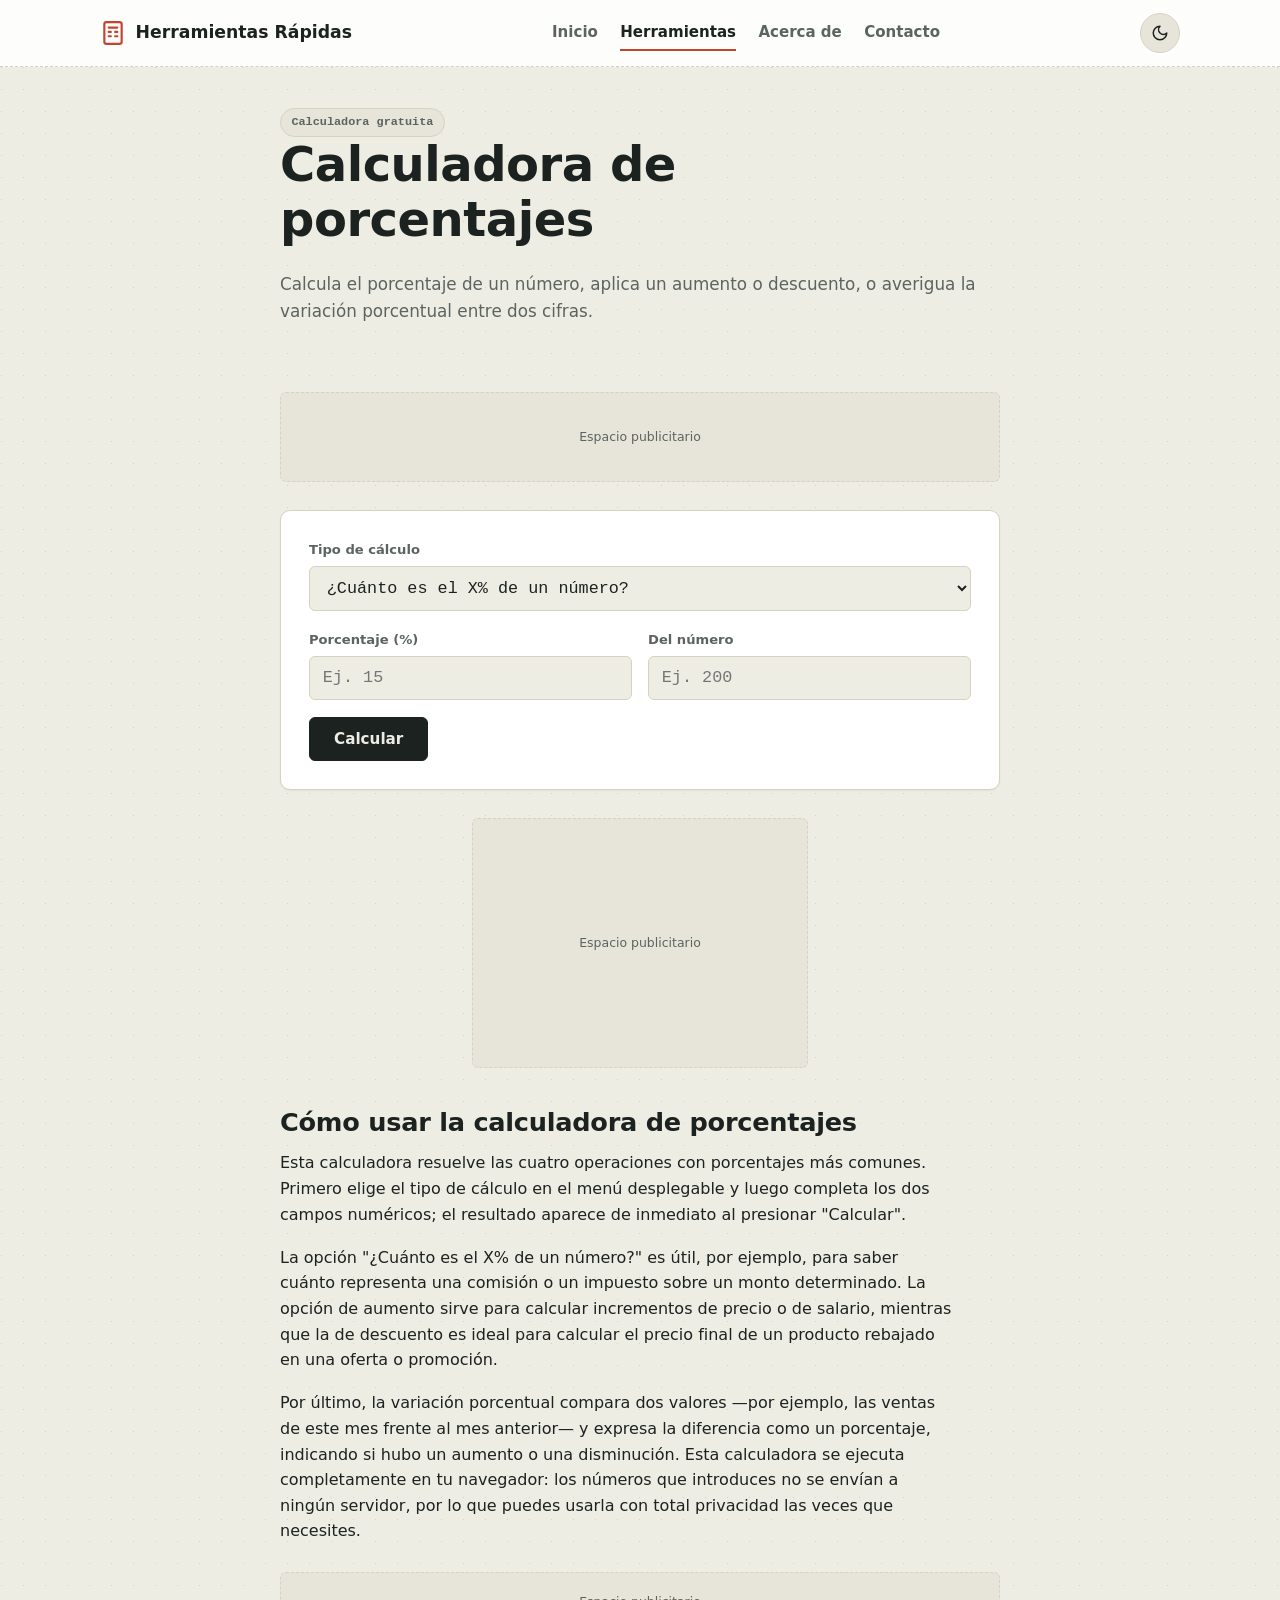
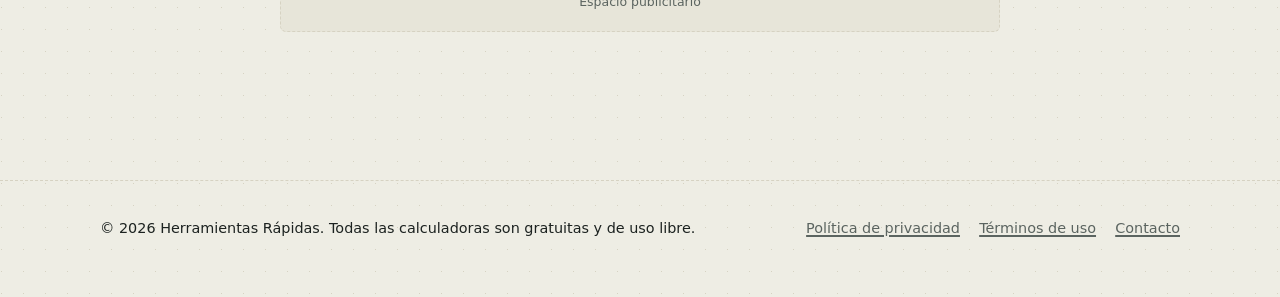
<file: calculators/percentage.html>
<!DOCTYPE html>
<html lang="es">
<head>
  <meta charset="UTF-8">
  <meta name="viewport" content="width=device-width, initial-scale=1.0">
  <title>Calculadora de porcentajes online gratis | Herramientas Rápidas</title>
  <meta name="description" content="Calculadora de porcentajes online gratis: obtén el porcentaje de un número, el aumento o descuento porcentual y la variación entre dos cifras.">
  <meta name="keywords" content="calculadora de porcentajes, calcular porcentaje, descuento porcentual">
  <link rel="canonical" href="https://herramientas-rapidas.example.com/calculators/percentage.html">
  <meta http-equiv="Content-Security-Policy" content="default-src 'self'; script-src 'self' https://pagead2.googlesyndication.com https://www.googletagmanager.com https://www.google-analytics.com https://adservice.google.com; style-src 'self' 'unsafe-inline' https://fonts.googleapis.com; font-src https://fonts.gstatic.com; img-src 'self' data: https:; frame-src https://googleads.g.doubleclick.net; connect-src 'self' https://www.google-analytics.com https://open.er-api.com;">
  <meta name="robots" content="index, follow">
  <meta property="og:type" content="website">
  <meta property="og:title" content="Calculadora de porcentajes online gratis | Herramientas Rápidas">
  <meta property="og:description" content="Calculadora de porcentajes online gratis: obtén el porcentaje de un número, el aumento o descuento porcentual y la variación entre dos cifras.">
  <meta property="og:url" content="https://herramientas-rapidas.example.com/calculators/percentage.html">
  <meta property="og:image" content="https://herramientas-rapidas.example.com/img/og-cover.png">
  <meta name="twitter:card" content="summary_large_image">
  <meta name="twitter:title" content="Calculadora de porcentajes online gratis | Herramientas Rápidas">
  <meta name="twitter:description" content="Calculadora de porcentajes online gratis: obtén el porcentaje de un número, el aumento o descuento porcentual y la variación entre dos cifras.">
  <link rel="icon" href="../img/favicon.svg" type="image/svg+xml">
  <link rel="stylesheet" href="../css/style.css">
  <script>
    (function(){try{var t=localStorage.getItem('hr-theme');if(t==='dark'){document.documentElement.setAttribute('data-theme','dark');}}catch(e){}})();
  </script>
  <script type="application/ld+json">
  {
    "@context": "https://schema.org",
    "@type": "WebApplication",
    "name": "Calculadora de porcentajes",
    "url": "https://herramientas-rapidas.example.com/calculators/percentage.html",
    "applicationCategory": "UtilitiesApplication",
    "operatingSystem": "Any",
    "description": "Calculadora de porcentajes online gratis: obtén el porcentaje de un número, el aumento o descuento porcentual y la variación entre dos cifras.",
    "offers": {
      "@type": "Offer",
      "price": "0",
      "priceCurrency": "USD"
    }
  }
  </script>
</head>
<body class="">
  <a class="skip-link" href="#contenido">Saltar al contenido</a>
  <header class="site-header">
    <div class="wrap">
      <a class="brand" href="../index.html">
        <svg width="26" height="26" viewBox="0 0 24 24" fill="none" stroke="currentColor" stroke-width="2" stroke-linecap="round" stroke-linejoin="round" aria-hidden="true"><rect x="4" y="2" width="16" height="20" rx="2"/><line x1="8" y1="7" x2="16" y2="7"/><line x1="8" y1="11" x2="10" y2="11"/><line x1="8" y1="15" x2="10" y2="15"/><line x1="14" y1="11" x2="16" y2="11"/><line x1="14" y1="15" x2="16" y2="15"/></svg>
        Herramientas Rápidas
      </a>
      <nav class="main-nav" aria-label="Navegación principal">
        <a href="../index.html">Inicio</a>
        <a href="../calculators/percentage.html" aria-current="page">Herramientas</a>
        <a href="../about.html">Acerca de</a>
        <a href="../contact.html">Contacto</a>
      </nav>
      <button id="theme-toggle" class="theme-toggle" type="button" aria-pressed="false" aria-label="Cambiar a modo oscuro">
        <svg viewBox="0 0 24 24" fill="none" stroke="currentColor" stroke-width="2" stroke-linecap="round" stroke-linejoin="round" aria-hidden="true"><path d="M12 3a6 6 0 0 0 9 9 9 9 0 1 1-9-9Z"/></svg>
      </button>
    </div>
  </header>
  <main id="contenido">
    
    <div class="wrap narrow tool-page">
      <div class="intro">
        <span class="badge">Calculadora gratuita</span>
        <h1>Calculadora de porcentajes</h1>
        <p>Calcula el porcentaje de un número, aplica un aumento o descuento, o averigua la variación porcentual entre dos cifras.</p>
      </div>

      <!-- ESPACIO PARA ANUNCIO ADSENSE - ENCIMA DE LA HERRAMIENTA -->
      <div class="ad-slot" data-size="leaderboard" aria-hidden="true">Espacio publicitario</div>

      <div class="panel">
        
        <form id="percentage-form" novalidate>
          <div class="field-row">
            <div class="field">
              <label for="percentage-mode">Tipo de cálculo</label>
              <select id="percentage-mode">
                <option value="of">¿Cuánto es el X% de un número?</option>
                <option value="increase">Aumentar un número en X%</option>
                <option value="decrease">Descontar X% a un número</option>
                <option value="change">Variación porcentual entre dos números</option>
              </select>
            </div>
          </div>
          <div class="field-row">
            <div class="field">
              <label id="label-a" for="percentage-a">Porcentaje (%)</label>
              <input type="text" inputmode="decimal" id="percentage-a" required placeholder="Ej. 15">
            </div>
            <div class="field">
              <label id="label-b" for="percentage-b">Del número</label>
              <input type="text" inputmode="decimal" id="percentage-b" required placeholder="Ej. 200">
            </div>
          </div>
          <div class="btn-row">
            <button class="btn" type="submit">Calcular</button>
          </div>
        </form>
        <div class="readout" id="percentage-readout" role="status">
          <span class="label">Resultado</span>
          <span class="value" id="percentage-value">—</span>
          <p class="sub" id="percentage-sub"></p>
        </div>
    
      </div>

      <!-- ESPACIO PARA ANUNCIO ADSENSE - ENTRE HERRAMIENTA Y ARTÍCULO -->
      <div class="ad-slot" data-size="rectangle" aria-hidden="true">Espacio publicitario</div>

      <section class="article">
        
        <h2>Cómo usar la calculadora de porcentajes</h2>
        <p>Esta calculadora resuelve las cuatro operaciones con porcentajes más comunes.
        Primero elige el tipo de cálculo en el menú desplegable y luego completa los dos
        campos numéricos; el resultado aparece de inmediato al presionar "Calcular".</p>
        <p>La opción "¿Cuánto es el X% de un número?" es útil, por ejemplo, para saber
        cuánto representa una comisión o un impuesto sobre un monto determinado. La opción
        de aumento sirve para calcular incrementos de precio o de salario, mientras que la
        de descuento es ideal para calcular el precio final de un producto rebajado en una
        oferta o promoción.</p>
        <p>Por último, la variación porcentual compara dos valores —por ejemplo, las ventas
        de este mes frente al mes anterior— y expresa la diferencia como un porcentaje,
        indicando si hubo un aumento o una disminución. Esta calculadora se ejecuta
        completamente en tu navegador: los números que introduces no se envían a ningún
        servidor, por lo que puedes usarla con total privacidad las veces que necesites.</p>
    
      </section>

      <!-- ESPACIO PARA ANUNCIO ADSENSE - FINAL DEL ARTÍCULO -->
      <div class="ad-slot" data-size="banner" aria-hidden="true">Espacio publicitario</div>
    </div>

  </main>
  <footer class="site-footer">
    <div class="wrap">
      <p>&copy; 2026 Herramientas Rápidas. Todas las calculadoras son gratuitas y de uso libre.</p>
      <nav class="footer-links" aria-label="Enlaces legales">
        <a href="../privacy.html">Política de privacidad</a>
        <a href="../terms.html">Términos de uso</a>
        <a href="../contact.html">Contacto</a>
      </nav>
    </div>
  </footer>
  <script src="../js/theme.js"></script>
  <script src="../js/utils.js"></script>
  <script src="../js/calc/percentage.js"></script>
</body>
</html>
</file>
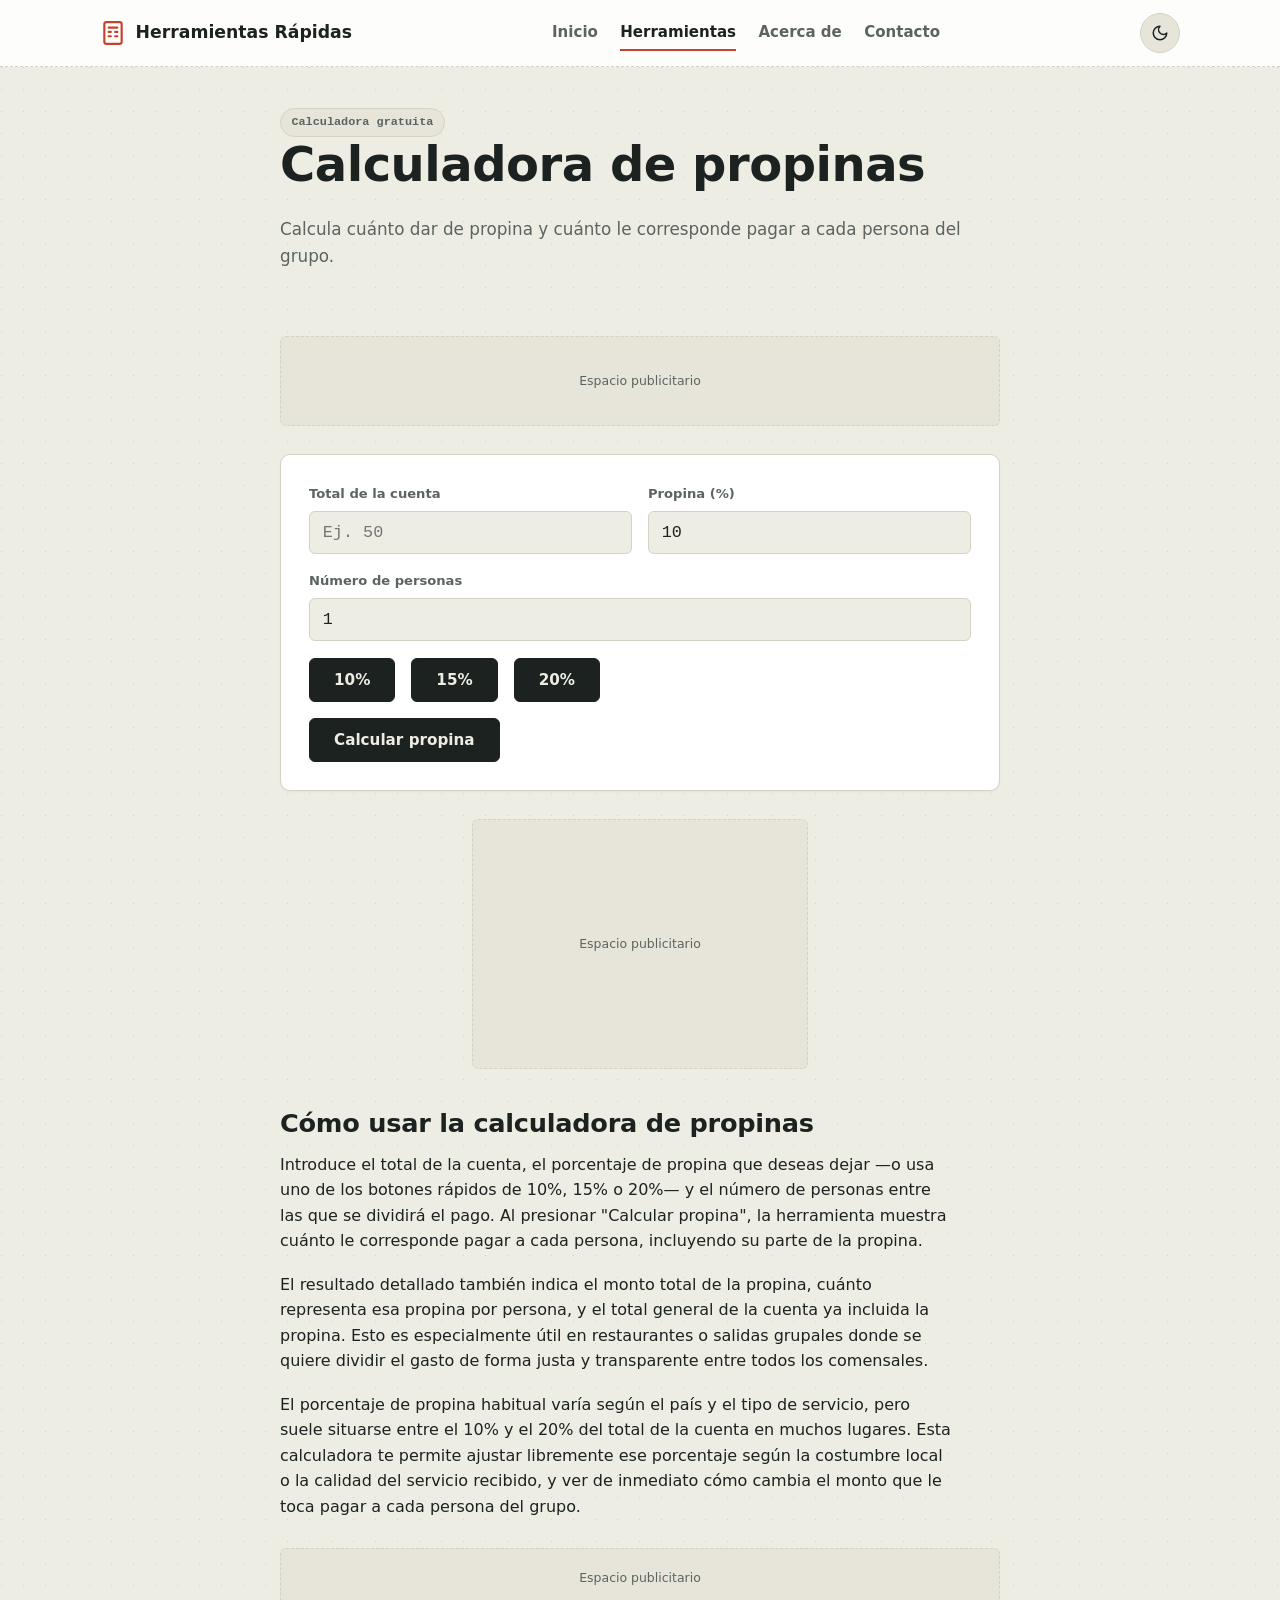
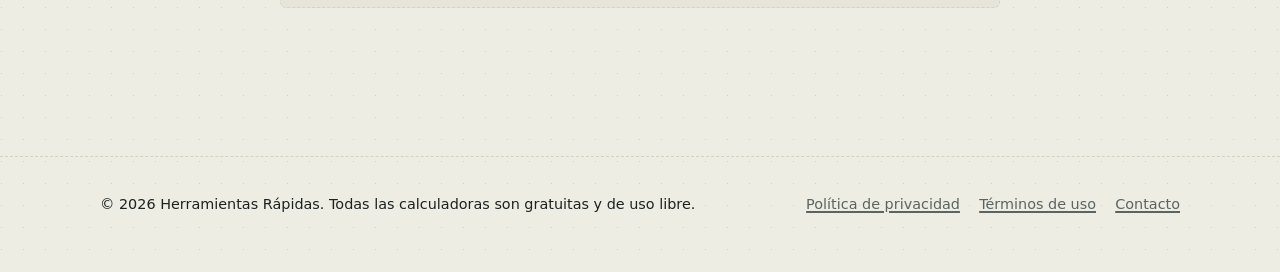
<file: calculators/tip.html>
<!DOCTYPE html>
<html lang="es">
<head>
  <meta charset="UTF-8">
  <meta name="viewport" content="width=device-width, initial-scale=1.0">
  <title>Calculadora de propinas online gratis | Herramientas Rápidas</title>
  <meta name="description" content="Calculadora de propinas y división de cuenta: calcula cuánto dar de propina y cuánto le corresponde pagar a cada persona en el grupo.">
  <meta name="keywords" content="calculadora de propinas, dividir cuenta entre amigos, calcular propina">
  <link rel="canonical" href="https://herramientas-rapidas.example.com/calculators/tip.html">
  <meta http-equiv="Content-Security-Policy" content="default-src 'self'; script-src 'self' https://pagead2.googlesyndication.com https://www.googletagmanager.com https://www.google-analytics.com https://adservice.google.com; style-src 'self' 'unsafe-inline' https://fonts.googleapis.com; font-src https://fonts.gstatic.com; img-src 'self' data: https:; frame-src https://googleads.g.doubleclick.net; connect-src 'self' https://www.google-analytics.com https://open.er-api.com;">
  <meta name="robots" content="index, follow">
  <meta property="og:type" content="website">
  <meta property="og:title" content="Calculadora de propinas online gratis | Herramientas Rápidas">
  <meta property="og:description" content="Calculadora de propinas y división de cuenta: calcula cuánto dar de propina y cuánto le corresponde pagar a cada persona en el grupo.">
  <meta property="og:url" content="https://herramientas-rapidas.example.com/calculators/tip.html">
  <meta property="og:image" content="https://herramientas-rapidas.example.com/img/og-cover.png">
  <meta name="twitter:card" content="summary_large_image">
  <meta name="twitter:title" content="Calculadora de propinas online gratis | Herramientas Rápidas">
  <meta name="twitter:description" content="Calculadora de propinas y división de cuenta: calcula cuánto dar de propina y cuánto le corresponde pagar a cada persona en el grupo.">
  <link rel="icon" href="../img/favicon.svg" type="image/svg+xml">
  <link rel="stylesheet" href="../css/style.css">
  <script>
    (function(){try{var t=localStorage.getItem('hr-theme');if(t==='dark'){document.documentElement.setAttribute('data-theme','dark');}}catch(e){}})();
  </script>
  <script type="application/ld+json">
  {
    "@context": "https://schema.org",
    "@type": "WebApplication",
    "name": "Calculadora de propinas",
    "url": "https://herramientas-rapidas.example.com/calculators/tip.html",
    "applicationCategory": "UtilitiesApplication",
    "operatingSystem": "Any",
    "description": "Calculadora de propinas y división de cuenta: calcula cuánto dar de propina y cuánto le corresponde pagar a cada persona en el grupo.",
    "offers": {
      "@type": "Offer",
      "price": "0",
      "priceCurrency": "USD"
    }
  }
  </script>
</head>
<body class="">
  <a class="skip-link" href="#contenido">Saltar al contenido</a>
  <header class="site-header">
    <div class="wrap">
      <a class="brand" href="../index.html">
        <svg width="26" height="26" viewBox="0 0 24 24" fill="none" stroke="currentColor" stroke-width="2" stroke-linecap="round" stroke-linejoin="round" aria-hidden="true"><rect x="4" y="2" width="16" height="20" rx="2"/><line x1="8" y1="7" x2="16" y2="7"/><line x1="8" y1="11" x2="10" y2="11"/><line x1="8" y1="15" x2="10" y2="15"/><line x1="14" y1="11" x2="16" y2="11"/><line x1="14" y1="15" x2="16" y2="15"/></svg>
        Herramientas Rápidas
      </a>
      <nav class="main-nav" aria-label="Navegación principal">
        <a href="../index.html">Inicio</a>
        <a href="../calculators/percentage.html" aria-current="page">Herramientas</a>
        <a href="../about.html">Acerca de</a>
        <a href="../contact.html">Contacto</a>
      </nav>
      <button id="theme-toggle" class="theme-toggle" type="button" aria-pressed="false" aria-label="Cambiar a modo oscuro">
        <svg viewBox="0 0 24 24" fill="none" stroke="currentColor" stroke-width="2" stroke-linecap="round" stroke-linejoin="round" aria-hidden="true"><path d="M12 3a6 6 0 0 0 9 9 9 9 0 1 1-9-9Z"/></svg>
      </button>
    </div>
  </header>
  <main id="contenido">
    
    <div class="wrap narrow tool-page">
      <div class="intro">
        <span class="badge">Calculadora gratuita</span>
        <h1>Calculadora de propinas</h1>
        <p>Calcula cuánto dar de propina y cuánto le corresponde pagar a cada persona del grupo.</p>
      </div>

      <!-- ESPACIO PARA ANUNCIO ADSENSE - ENCIMA DE LA HERRAMIENTA -->
      <div class="ad-slot" data-size="leaderboard" aria-hidden="true">Espacio publicitario</div>

      <div class="panel">
        
        <form id="tip-form" novalidate>
          <div class="field-row">
            <div class="field">
              <label for="tip-bill">Total de la cuenta</label>
              <input type="text" inputmode="decimal" id="tip-bill" required placeholder="Ej. 50">
            </div>
            <div class="field">
              <label for="tip-percent">Propina (%)</label>
              <input type="text" inputmode="decimal" id="tip-percent" required placeholder="Ej. 10" value="10">
            </div>
            <div class="field">
              <label for="tip-people">Número de personas</label>
              <input type="text" inputmode="numeric" id="tip-people" required placeholder="Ej. 4" value="1">
            </div>
          </div>
          <div class="btn-row" style="margin-bottom:1rem;">
            <button class="btn" type="button" data-tip-quick="10">10%</button>
            <button class="btn" type="button" data-tip-quick="15">15%</button>
            <button class="btn" type="button" data-tip-quick="20">20%</button>
          </div>
          <div class="btn-row">
            <button class="btn" type="submit">Calcular propina</button>
          </div>
        </form>
        <div class="readout" id="tip-readout" role="status">
          <span class="label">Cada persona paga</span>
          <span class="value" id="tip-value">—</span>
          <p class="sub" id="tip-sub"></p>
        </div>
    
      </div>

      <!-- ESPACIO PARA ANUNCIO ADSENSE - ENTRE HERRAMIENTA Y ARTÍCULO -->
      <div class="ad-slot" data-size="rectangle" aria-hidden="true">Espacio publicitario</div>

      <section class="article">
        
        <h2>Cómo usar la calculadora de propinas</h2>
        <p>Introduce el total de la cuenta, el porcentaje de propina que deseas dejar —o
        usa uno de los botones rápidos de 10%, 15% o 20%— y el número de personas entre
        las que se dividirá el pago. Al presionar "Calcular propina", la herramienta
        muestra cuánto le corresponde pagar a cada persona, incluyendo su parte de la
        propina.</p>
        <p>El resultado detallado también indica el monto total de la propina, cuánto
        representa esa propina por persona, y el total general de la cuenta ya incluida
        la propina. Esto es especialmente útil en restaurantes o salidas grupales donde se
        quiere dividir el gasto de forma justa y transparente entre todos los
        comensales.</p>
        <p>El porcentaje de propina habitual varía según el país y el tipo de servicio,
        pero suele situarse entre el 10% y el 20% del total de la cuenta en muchos
        lugares. Esta calculadora te permite ajustar libremente ese porcentaje según la
        costumbre local o la calidad del servicio recibido, y ver de inmediato cómo cambia
        el monto que le toca pagar a cada persona del grupo.</p>
    
      </section>

      <!-- ESPACIO PARA ANUNCIO ADSENSE - FINAL DEL ARTÍCULO -->
      <div class="ad-slot" data-size="banner" aria-hidden="true">Espacio publicitario</div>
    </div>

  </main>
  <footer class="site-footer">
    <div class="wrap">
      <p>&copy; 2026 Herramientas Rápidas. Todas las calculadoras son gratuitas y de uso libre.</p>
      <nav class="footer-links" aria-label="Enlaces legales">
        <a href="../privacy.html">Política de privacidad</a>
        <a href="../terms.html">Términos de uso</a>
        <a href="../contact.html">Contacto</a>
      </nav>
    </div>
  </footer>
  <script src="../js/theme.js"></script>
  <script src="../js/utils.js"></script>
  <script src="../js/calc/tip.js"></script>
</body>
</html>
</file>
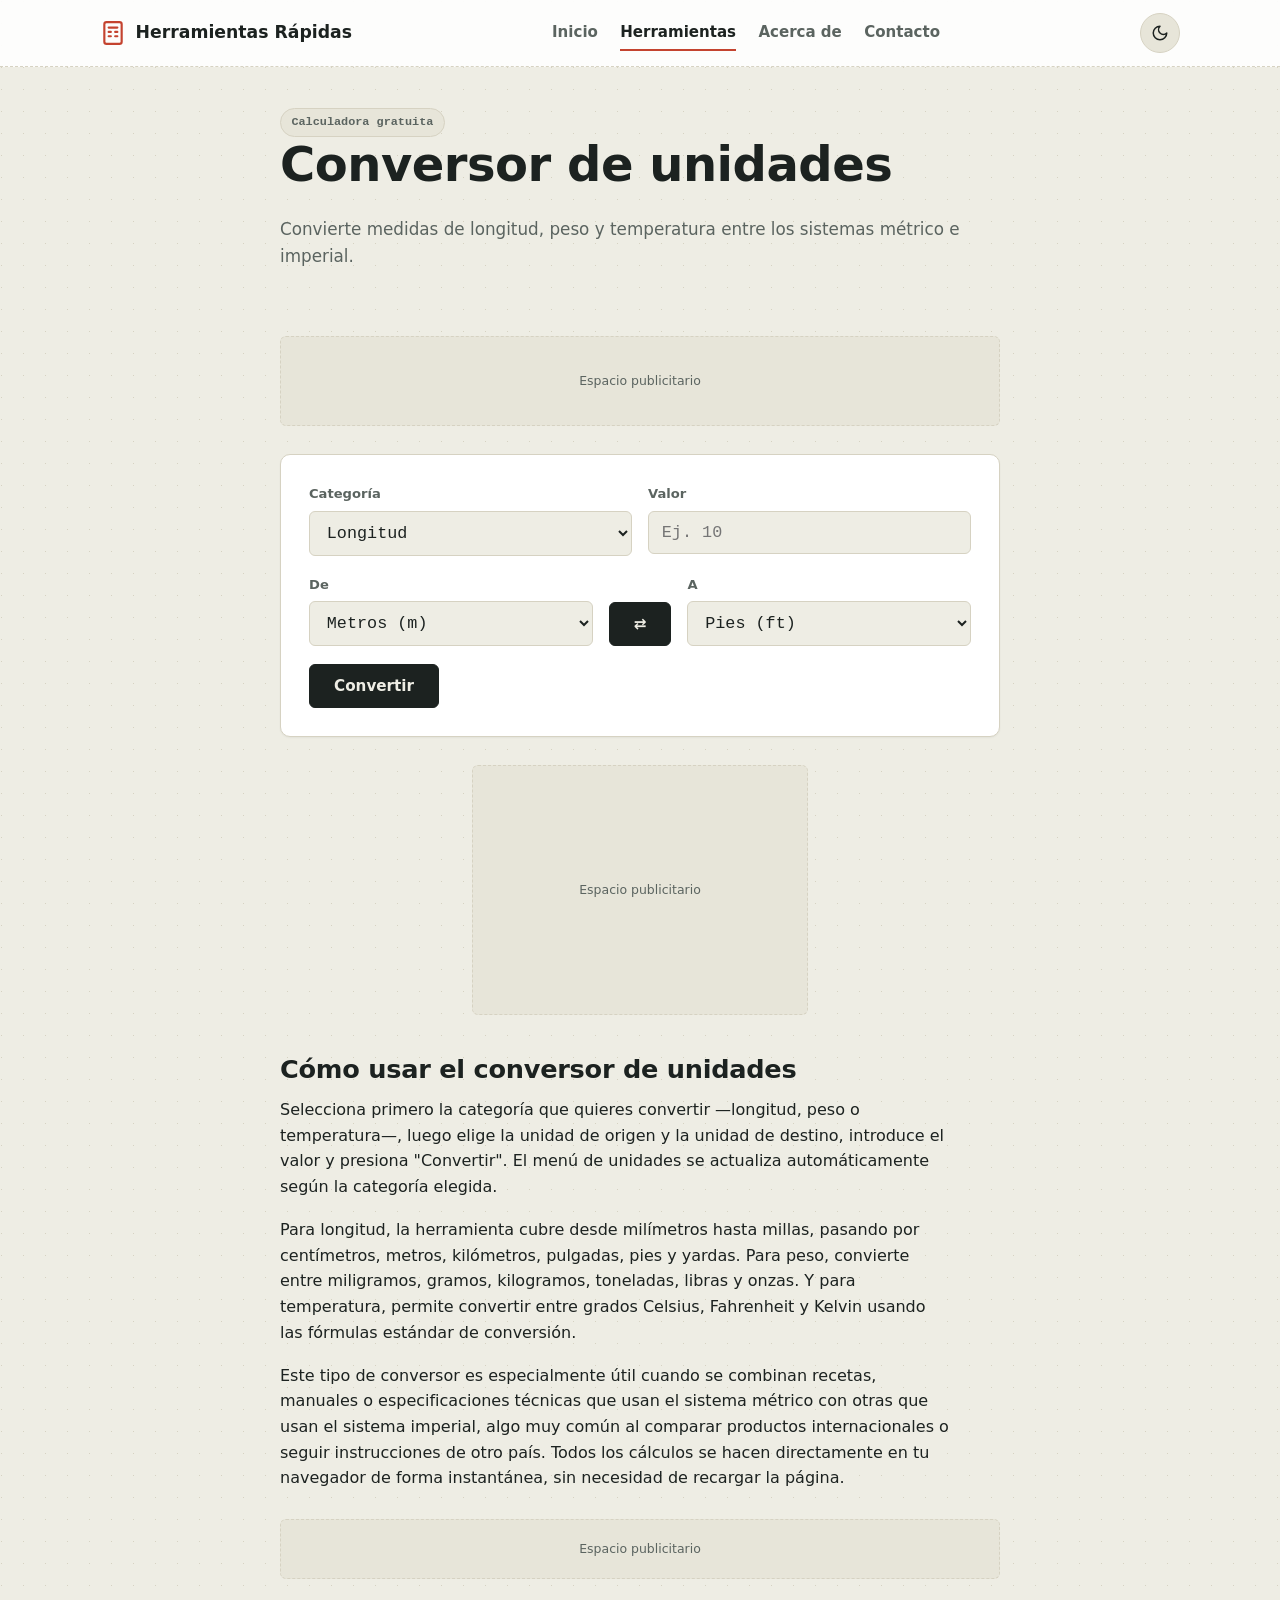
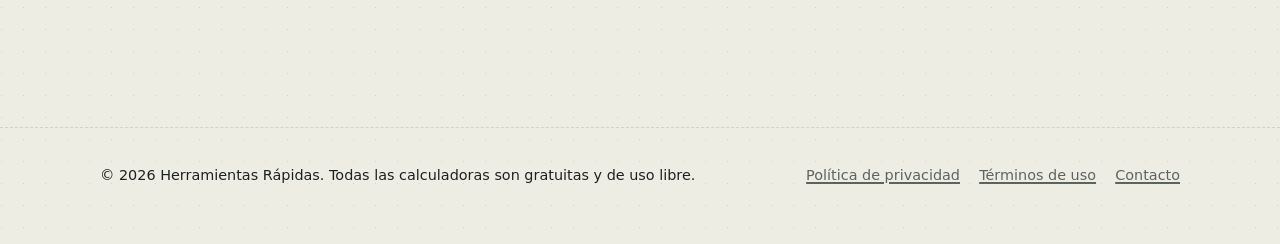
<file: calculators/units.html>
<!DOCTYPE html>
<html lang="es">
<head>
  <meta charset="UTF-8">
  <meta name="viewport" content="width=device-width, initial-scale=1.0">
  <title>Conversor de unidades online gratis | Herramientas Rápidas</title>
  <meta name="description" content="Conversor de unidades online: convierte longitud (metros, pies, millas), peso (kg, libras) y temperatura (Celsius, Fahrenheit, Kelvin).">
  <meta name="keywords" content="conversor de unidades, convertir kg a libras, convertir celsius a fahrenheit">
  <link rel="canonical" href="https://herramientas-rapidas.example.com/calculators/units.html">
  <meta http-equiv="Content-Security-Policy" content="default-src 'self'; script-src 'self' https://pagead2.googlesyndication.com https://www.googletagmanager.com https://www.google-analytics.com https://adservice.google.com; style-src 'self' 'unsafe-inline' https://fonts.googleapis.com; font-src https://fonts.gstatic.com; img-src 'self' data: https:; frame-src https://googleads.g.doubleclick.net; connect-src 'self' https://www.google-analytics.com https://open.er-api.com;">
  <meta name="robots" content="index, follow">
  <meta property="og:type" content="website">
  <meta property="og:title" content="Conversor de unidades online gratis | Herramientas Rápidas">
  <meta property="og:description" content="Conversor de unidades online: convierte longitud (metros, pies, millas), peso (kg, libras) y temperatura (Celsius, Fahrenheit, Kelvin).">
  <meta property="og:url" content="https://herramientas-rapidas.example.com/calculators/units.html">
  <meta property="og:image" content="https://herramientas-rapidas.example.com/img/og-cover.png">
  <meta name="twitter:card" content="summary_large_image">
  <meta name="twitter:title" content="Conversor de unidades online gratis | Herramientas Rápidas">
  <meta name="twitter:description" content="Conversor de unidades online: convierte longitud (metros, pies, millas), peso (kg, libras) y temperatura (Celsius, Fahrenheit, Kelvin).">
  <link rel="icon" href="../img/favicon.svg" type="image/svg+xml">
  <link rel="stylesheet" href="../css/style.css">
  <script>
    (function(){try{var t=localStorage.getItem('hr-theme');if(t==='dark'){document.documentElement.setAttribute('data-theme','dark');}}catch(e){}})();
  </script>
  <script type="application/ld+json">
  {
    "@context": "https://schema.org",
    "@type": "WebApplication",
    "name": "Conversor de unidades",
    "url": "https://herramientas-rapidas.example.com/calculators/units.html",
    "applicationCategory": "UtilitiesApplication",
    "operatingSystem": "Any",
    "description": "Conversor de unidades online: convierte longitud (metros, pies, millas), peso (kg, libras) y temperatura (Celsius, Fahrenheit, Kelvin).",
    "offers": {
      "@type": "Offer",
      "price": "0",
      "priceCurrency": "USD"
    }
  }
  </script>
</head>
<body class="">
  <a class="skip-link" href="#contenido">Saltar al contenido</a>
  <header class="site-header">
    <div class="wrap">
      <a class="brand" href="../index.html">
        <svg width="26" height="26" viewBox="0 0 24 24" fill="none" stroke="currentColor" stroke-width="2" stroke-linecap="round" stroke-linejoin="round" aria-hidden="true"><rect x="4" y="2" width="16" height="20" rx="2"/><line x1="8" y1="7" x2="16" y2="7"/><line x1="8" y1="11" x2="10" y2="11"/><line x1="8" y1="15" x2="10" y2="15"/><line x1="14" y1="11" x2="16" y2="11"/><line x1="14" y1="15" x2="16" y2="15"/></svg>
        Herramientas Rápidas
      </a>
      <nav class="main-nav" aria-label="Navegación principal">
        <a href="../index.html">Inicio</a>
        <a href="../calculators/percentage.html" aria-current="page">Herramientas</a>
        <a href="../about.html">Acerca de</a>
        <a href="../contact.html">Contacto</a>
      </nav>
      <button id="theme-toggle" class="theme-toggle" type="button" aria-pressed="false" aria-label="Cambiar a modo oscuro">
        <svg viewBox="0 0 24 24" fill="none" stroke="currentColor" stroke-width="2" stroke-linecap="round" stroke-linejoin="round" aria-hidden="true"><path d="M12 3a6 6 0 0 0 9 9 9 9 0 1 1-9-9Z"/></svg>
      </button>
    </div>
  </header>
  <main id="contenido">
    
    <div class="wrap narrow tool-page">
      <div class="intro">
        <span class="badge">Calculadora gratuita</span>
        <h1>Conversor de unidades</h1>
        <p>Convierte medidas de longitud, peso y temperatura entre los sistemas métrico e imperial.</p>
      </div>

      <!-- ESPACIO PARA ANUNCIO ADSENSE - ENCIMA DE LA HERRAMIENTA -->
      <div class="ad-slot" data-size="leaderboard" aria-hidden="true">Espacio publicitario</div>

      <div class="panel">
        
        <form id="units-form" novalidate>
          <div class="field-row">
            <div class="field">
              <label for="units-category">Categoría</label>
              <select id="units-category">
                <option value="length">Longitud</option>
                <option value="weight">Peso</option>
                <option value="temperature">Temperatura</option>
              </select>
            </div>
            <div class="field">
              <label for="units-amount">Valor</label>
              <input type="text" inputmode="decimal" id="units-amount" required placeholder="Ej. 10">
            </div>
          </div>
          <div class="field-row">
            <div class="field">
              <label for="units-from">De</label>
              <select id="units-from"></select>
            </div>
            <div class="field" style="flex:0 0 auto;align-self:flex-end;">
              <button class="btn" type="button" id="units-swap" aria-label="Intercambiar unidades">⇄</button>
            </div>
            <div class="field">
              <label for="units-to">A</label>
              <select id="units-to"></select>
            </div>
          </div>
          <div class="btn-row">
            <button class="btn" type="submit">Convertir</button>
          </div>
        </form>
        <div class="readout" id="units-readout" role="status">
          <span class="label">Resultado</span>
          <span class="value" id="units-value">—</span>
          <p class="sub" id="units-sub"></p>
        </div>
    
      </div>

      <!-- ESPACIO PARA ANUNCIO ADSENSE - ENTRE HERRAMIENTA Y ARTÍCULO -->
      <div class="ad-slot" data-size="rectangle" aria-hidden="true">Espacio publicitario</div>

      <section class="article">
        
        <h2>Cómo usar el conversor de unidades</h2>
        <p>Selecciona primero la categoría que quieres convertir —longitud, peso o
        temperatura—, luego elige la unidad de origen y la unidad de destino, introduce el
        valor y presiona "Convertir". El menú de unidades se actualiza automáticamente
        según la categoría elegida.</p>
        <p>Para longitud, la herramienta cubre desde milímetros hasta millas, pasando por
        centímetros, metros, kilómetros, pulgadas, pies y yardas. Para peso, convierte
        entre miligramos, gramos, kilogramos, toneladas, libras y onzas. Y para
        temperatura, permite convertir entre grados Celsius, Fahrenheit y Kelvin usando
        las fórmulas estándar de conversión.</p>
        <p>Este tipo de conversor es especialmente útil cuando se combinan recetas,
        manuales o especificaciones técnicas que usan el sistema métrico con otras que
        usan el sistema imperial, algo muy común al comparar productos internacionales o
        seguir instrucciones de otro país. Todos los cálculos se hacen directamente en tu
        navegador de forma instantánea, sin necesidad de recargar la página.</p>
    
      </section>

      <!-- ESPACIO PARA ANUNCIO ADSENSE - FINAL DEL ARTÍCULO -->
      <div class="ad-slot" data-size="banner" aria-hidden="true">Espacio publicitario</div>
    </div>

  </main>
  <footer class="site-footer">
    <div class="wrap">
      <p>&copy; 2026 Herramientas Rápidas. Todas las calculadoras son gratuitas y de uso libre.</p>
      <nav class="footer-links" aria-label="Enlaces legales">
        <a href="../privacy.html">Política de privacidad</a>
        <a href="../terms.html">Términos de uso</a>
        <a href="../contact.html">Contacto</a>
      </nav>
    </div>
  </footer>
  <script src="../js/theme.js"></script>
  <script src="../js/utils.js"></script>
  <script src="../js/calc/units.js"></script>
</body>
</html>
</file>
<file: css/style.css>
/* =========================================================
   Herramientas Rápidas — sistema visual "cinta de recibo"
   Cada resultado se presenta como el papel de una calculadora
   de mesa: cifras tabulares en monoespaciada, líneas
   perforadas y un acento rojo de "tinta de total".
   ========================================================= */

@import url('https://fonts.googleapis.com/css2?family=Space+Grotesk:wght@500;600;700&family=Inter:wght@400;500;600;700&family=IBM+Plex+Mono:wght@500;600;700&display=swap');

:root{
  --paper:#EEEDE4;
  --surface:#FFFFFF;
  --surface-2:#E7E5D9;
  --ink:#1C2220;
  --ink-soft:#5B6460;
  --accent:#C4432F;
  --accent-ink:#FBF5EE;
  --accent-2:#B08A2E;
  --line:#D6D2C2;
  --danger:#B3452C;
  --good:#3D7A5C;
  --radius:10px;
  --radius-sm:6px;
  --shadow:0 1px 2px rgba(28,34,32,.05);
  --shadow-lift:0 10px 24px -12px rgba(28,34,32,.28);
  --max:760px;
  --max-wide:1120px;
  --font-display:'Space Grotesk',system-ui,sans-serif;
  --font-body:'Inter',system-ui,sans-serif;
  --font-mono:'IBM Plex Mono',ui-monospace,'SFMono-Regular',monospace;
  color-scheme: light;
}

[data-theme="dark"]{
  --paper:#15191A;
  --surface:#1D2323;
  --surface-2:#242B2A;
  --ink:#ECEBE2;
  --ink-soft:#A2ABA4;
  --accent:#E2705A;
  --accent-ink:#181212;
  --accent-2:#D8AE58;
  --line:#323936;
  --danger:#E38468;
  --good:#7CC9A3;
  --shadow:0 1px 2px rgba(0,0,0,.3);
  --shadow-lift:0 14px 30px -14px rgba(0,0,0,.55);
  color-scheme: dark;
}

*,*::before,*::after{ box-sizing:border-box; }
html{ -webkit-text-size-adjust:100%; scroll-behavior:smooth; }
@media (prefers-reduced-motion: reduce){ html{ scroll-behavior:auto; } }

body{
  margin:0;
  background:
    radial-gradient(circle at 1.5px 1.5px, var(--line) 1px, transparent 0) 0 0/22px 22px,
    var(--paper);
  color:var(--ink);
  font-family:var(--font-body);
  font-size:16px;
  line-height:1.6;
  transition:background-color .2s ease, color .2s ease;
}
[data-theme="dark"] body{ background-image: radial-gradient(circle at 1.5px 1.5px, var(--line) 1px, transparent 0); background-size:22px 22px; }

h1,h2,h3{ font-family:var(--font-display); line-height:1.15; margin:0 0 .5em; font-weight:700; letter-spacing:-.01em; }
h1{ font-size:clamp(1.9rem,4.6vw,3rem); }
h2{ font-size:clamp(1.25rem,2.8vw,1.6rem); }
h3{ font-size:1.05rem; }
p{ margin:0 0 1.1em; color:var(--ink); max-width:66ch; }
a{ color:var(--accent); text-decoration-thickness:1.5px; text-underline-offset:2px; }
a:hover{ text-decoration-thickness:2px; }
img{ max-width:100%; display:block; }
code, .mono, .tabular{ font-family:var(--font-mono); font-variant-numeric:tabular-nums; }

::selection{ background:var(--accent); color:var(--accent-ink); }

:focus-visible{
  outline:2.5px solid var(--accent-2);
  outline-offset:2px;
  border-radius:3px;
}

.skip-link{
  position:absolute; left:-999px; top:0; background:var(--ink); color:var(--paper);
  padding:.7em 1.1em; z-index:100; border-radius:0 0 6px 0;
}
.skip-link:focus{ left:0; top:0; }

/* ---------- Layout shells ---------- */
.wrap{ max-width:var(--max-wide); margin:0 auto; padding:0 1.25rem; }
.narrow{ max-width:var(--max); margin:0 auto; padding:0 1.25rem; }

/* ---------- Header ---------- */
.site-header{
  border-bottom:1px dashed var(--line);
  background:color-mix(in srgb, var(--surface) 88%, transparent);
  backdrop-filter:blur(10px) saturate(1.1);
  -webkit-backdrop-filter:blur(10px) saturate(1.1);
  position:sticky; top:0; z-index:20;
}
.site-header .wrap{
  display:flex; align-items:center; justify-content:space-between;
  min-height:66px; gap:1rem; flex-wrap:wrap;
}
.brand{
  display:flex; align-items:center; gap:.6rem;
  font-family:var(--font-display); font-weight:700; font-size:1.08rem; color:var(--ink); text-decoration:none;
}
.brand svg{ flex:none; color:var(--accent); }
.main-nav{ display:flex; gap:1.4rem; align-items:center; flex-wrap:wrap; }
.main-nav a{
  color:var(--ink-soft); text-decoration:none; font-size:.94rem; font-weight:600;
  padding:.3rem 0; border-bottom:2px solid transparent;
}
.main-nav a:hover{ color:var(--ink); }
.main-nav a[aria-current="page"]{ color:var(--ink); border-bottom-color:var(--accent); }

.theme-toggle{
  border:1px solid var(--line); background:var(--surface-2); color:var(--ink);
  border-radius:100px; width:40px; height:40px; display:flex; align-items:center; justify-content:center;
  cursor:pointer; transition:background .15s ease, transform .1s ease;
}
.theme-toggle:hover{ background:var(--accent); color:var(--accent-ink); border-color:var(--accent); }
.theme-toggle:active{ transform:scale(.94); }
.theme-toggle svg{ width:18px; height:18px; }

/* ---------- Footer ---------- */
.site-footer{
  border-top:1px dashed var(--line); margin-top:4rem; padding:2.25rem 0 2.5rem;
  color:var(--ink-soft); font-size:.9rem;
}
.site-footer .wrap{ display:flex; flex-wrap:wrap; gap:1.5rem; justify-content:space-between; }
.footer-links{ display:flex; gap:1.2rem; flex-wrap:wrap; }
.footer-links a{ color:var(--ink-soft); }
.footer-links a:hover{ color:var(--ink); }

/* ---------- Ad slots ---------- */
.ad-slot{
  width:100%; min-height:100px; margin:1.75rem 0;
  border:1px dashed var(--line); border-radius:var(--radius-sm);
  display:flex; align-items:center; justify-content:center;
  color:var(--ink-soft); font-size:.78rem; background:var(--surface-2);
}
.ad-slot[data-size="leaderboard"]{ min-height:90px; }
.ad-slot[data-size="rectangle"]{ min-height:250px; max-width:336px; margin-left:auto; margin-right:auto; }
.ad-slot[data-size="banner"]{ min-height:60px; }

/* ---------- Hero ---------- */
.hero{ padding:3.5rem 0 2.5rem; position:relative; }
.hero .wrap{ position:relative; }
.hero .eyebrow-free{
  color:var(--accent); font-weight:700; font-family:var(--font-mono); font-size:.85rem;
  display:inline-flex; align-items:center; gap:.5rem; margin-bottom:.85rem;
}
.hero .eyebrow-free::before{
  content:""; width:8px; height:8px; border-radius:50%; background:var(--accent);
  box-shadow:0 0 0 4px color-mix(in srgb, var(--accent) 18%, transparent);
}
.hero h1{ max-width:16ch; }
.hero p{ color:var(--ink-soft); font-size:1.1rem; max-width:56ch; }

/* ---------- Tool grid (home) ---------- */
.tool-grid{
  display:grid; gap:1.1rem; margin:2rem 0;
  grid-template-columns:repeat(auto-fill,minmax(250px,1fr));
}
.tool-card{
  display:flex; flex-direction:column; gap:.7rem;
  background:var(--surface); border:1px solid var(--line); border-radius:var(--radius);
  padding:1.35rem 1.35rem 1.5rem; text-decoration:none; color:var(--ink);
  position:relative; overflow:hidden;
  transition:transform .16s ease, border-color .16s ease, box-shadow .16s ease;
}
.tool-card::before{
  content:""; position:absolute; left:0; top:0; bottom:0; width:3px; background:var(--line);
  transition:background .16s ease, width .16s ease;
}
.tool-card:hover{ transform:translateY(-3px); border-color:var(--ink); box-shadow:var(--shadow-lift); }
.tool-card:hover::before{ background:var(--accent); width:4px; }
.tool-card .icon{
  color:var(--accent); background:color-mix(in srgb, var(--accent) 12%, transparent);
  width:40px; height:40px; border-radius:50%; display:flex; align-items:center; justify-content:center; flex:none;
}
.tool-card .icon svg{ width:20px; height:20px; }
.tool-card h2{ font-size:1.05rem; margin:0; }
.tool-card p{ color:var(--ink-soft); font-size:.9rem; margin:0; }

/* ---------- Calculator panel ---------- */
main{ padding-bottom:3.5rem; }
.tool-page .intro{ padding:2.5rem 0 1.25rem; }
.tool-page .intro p{ color:var(--ink-soft); font-size:1.05rem; }

.panel{
  background:var(--surface); border:1px solid var(--line); border-radius:var(--radius);
  padding:1.75rem; margin:1.75rem 0; box-shadow:var(--shadow);
  position:relative;
}
.field-row{ display:flex; flex-wrap:wrap; gap:1rem; margin-bottom:1.1rem; }
.field{ flex:1 1 200px; display:flex; flex-direction:column; gap:.4rem; }
.field label{ font-size:.82rem; font-weight:700; color:var(--ink-soft); }
.field input, .field select{
  border:1px solid var(--line); border-radius:var(--radius-sm); padding:.7rem .8rem;
  font-size:1.05rem; background:var(--paper); color:var(--ink); font-family:var(--font-mono);
  transition:border-color .12s ease, box-shadow .12s ease;
}
.field input:focus, .field select:focus{
  border-color:var(--accent); outline:none;
  box-shadow:0 0 0 3px color-mix(in srgb, var(--accent) 16%, transparent);
}
.field input[type="range"]{ font-family:var(--font-body); padding:0; accent-color:var(--accent); }

.btn{
  border:1.5px solid var(--ink); border-radius:var(--radius-sm); padding:.75rem 1.5rem; font-size:.95rem; font-weight:700;
  background:var(--ink); color:var(--paper); cursor:pointer; transition:transform .08s ease, background .15s ease, color .15s ease;
  font-family:var(--font-body);
}
.btn:hover{ background:var(--accent); border-color:var(--accent); color:var(--accent-ink); }
.btn:active{ transform:scale(.97); }
.btn-row{ display:flex; gap:1rem; flex-wrap:wrap; align-items:center; }
.btn-swap{ background:var(--surface-2); border-color:var(--line); color:var(--ink); font-size:1.15rem; padding:.6rem .9rem; }
.btn-swap:hover{ background:var(--accent); border-color:var(--accent); color:var(--accent-ink); }

.rate-status{
  display:inline-flex; align-items:center; gap:.5rem; font-size:.82rem; color:var(--ink-soft);
  font-family:var(--font-mono);
}
.rate-dot{
  width:7px; height:7px; border-radius:50%; background:var(--good); flex:none;
  box-shadow:0 0 0 3px color-mix(in srgb, var(--good) 20%, transparent);
  animation:pulse-dot 2.2s ease-in-out infinite;
}
.rate-status.is-loading .rate-dot{ background:var(--accent-2); box-shadow:0 0 0 3px color-mix(in srgb, var(--accent-2) 20%, transparent); }
.rate-status.is-error .rate-dot{ background:var(--danger); box-shadow:0 0 0 3px color-mix(in srgb, var(--danger) 20%, transparent); animation:none; }
@keyframes pulse-dot{ 0%,100%{ opacity:1; } 50%{ opacity:.45; } }
@media (prefers-reduced-motion: reduce){ .rate-dot{ animation:none; } }

/* ---------- Readout: el "recibo" impreso ---------- */
.readout{
  margin-top:1.5rem; padding:1.4rem 1.5rem; border-radius:var(--radius-sm);
  background:
    repeating-linear-gradient(90deg, var(--line) 0 8px, transparent 8px 16px) top / 100% 1px no-repeat,
    var(--surface-2);
  border:1px solid var(--line); border-top:none;
  display:none;
}
.readout.is-visible{ display:block; animation:print-out .32s cubic-bezier(.2,.8,.3,1); }
.readout .label{
  font-size:.78rem; color:var(--ink-soft); font-family:var(--font-mono);
  text-transform:none; letter-spacing:.02em;
}
.readout .value{
  font-family:var(--font-mono); font-variant-numeric:tabular-nums;
  font-size:clamp(1.6rem,4.5vw,2.3rem); font-weight:700; color:var(--accent); display:block; line-height:1.25;
  word-break:break-word;
}
.readout .sub{ margin-top:.5rem; font-size:.92rem; color:var(--ink-soft); }
.readout.error{ background: var(--surface-2); }
.readout.error .value{ color:var(--danger); font-size:1.1rem; }

@keyframes print-out{ from{ opacity:0; transform:translateY(-6px);} to{ opacity:1; transform:translateY(0);} }

.article{ margin-top:2.5rem; }
.article h2{ margin-top:1.75rem; }
.article ul, .article ol{ color:var(--ink); max-width:66ch; }

table.result-table{ width:100%; border-collapse:collapse; margin-top:1.25rem; font-size:.92rem; font-family:var(--font-mono); }
table.result-table th, table.result-table td{
  border-bottom:1px dashed var(--line); padding:.6rem .5rem; text-align:left; font-variant-numeric:tabular-nums;
}
table.result-table th{ color:var(--ink-soft); font-weight:700; font-size:.76rem; font-family:var(--font-body); }

.badge{
  display:inline-block; font-size:.74rem; font-weight:700; padding:.25rem .65rem;
  border-radius:100px; background:var(--surface-2); border:1px solid var(--line); color:var(--ink-soft);
  font-family:var(--font-mono);
}

/* Static pages */
.page-content{ padding-top:2.5rem; }
.page-content h2{ margin-top:2rem; }

form.contact-form{ display:flex; flex-direction:column; gap:1.1rem; max-width:520px; }
form.contact-form label{ font-weight:700; font-size:.9rem; }
form.contact-form input, form.contact-form textarea{
  border:1px solid var(--line); border-radius:var(--radius-sm); padding:.75rem .85rem;
  font-family:inherit; font-size:1rem; background:var(--surface); color:var(--ink);
}
form.contact-form input:focus, form.contact-form textarea:focus{
  border-color:var(--accent); outline:none; box-shadow:0 0 0 3px color-mix(in srgb, var(--accent) 16%, transparent);
}

@media (max-width:600px){
  .main-nav{ gap:.9rem; }
  .site-header .wrap{ min-height:58px; }
  .field-row{ flex-direction:column; }
  .hero{ padding:2.5rem 0 1.75rem; }
}

@media (prefers-reduced-motion: reduce){
  *{ animation-duration:.001ms !important; transition-duration:.001ms !important; }
}
</file>
